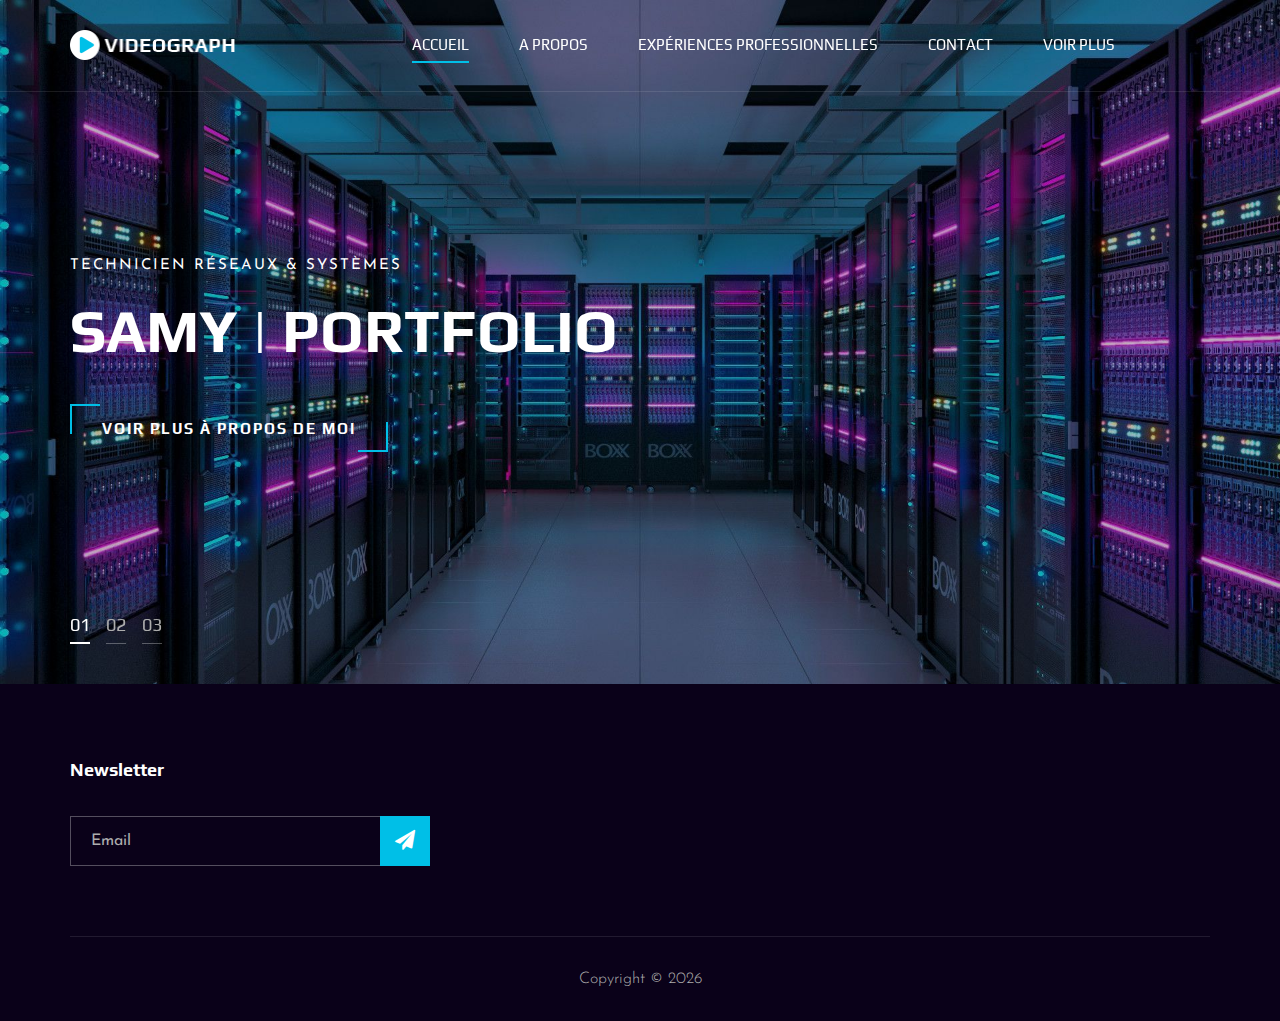
<file: index.html>
<!DOCTYPE html>
<html lang="zxx">

<head>
    <meta charset="UTF-8">
    <meta name="description" content="Videograph Template">
    <meta name="keywords" content="Videograph, unica, creative, html">
    <meta name="viewport" content="width=device-width, initial-scale=1.0">
    <meta http-equiv="X-UA-Compatible" content="ie=edge">
    <title>Samy | Portfolio</title>

    <!-- Google Font -->
    <link href="https://fonts.googleapis.com/css2?family=Play:wght@400;700&display=swap" rel="stylesheet">
    <link href="https://fonts.googleapis.com/css2?family=Josefin+Sans:wght@300;400;500;600;700&display=swap"
        rel="stylesheet">

    <!-- Css Styles -->
    <link rel="stylesheet" href="css/bootstrap.min.css" type="text/css">
    <link rel="stylesheet" href="css/font-awesome.min.css" type="text/css">
    <link rel="stylesheet" href="css/elegant-icons.css" type="text/css">
    <link rel="stylesheet" href="css/owl.carousel.min.css" type="text/css">
    <link rel="stylesheet" href="css/magnific-popup.css" type="text/css">
    <link rel="stylesheet" href="css/slicknav.min.css" type="text/css">
    <link rel="stylesheet" href="css/style.css" type="text/css">
</head>

<body>
    <!-- Page Preloder -->
    <div id="preloder">
        <div class="loader"></div>
    </div>

    <!-- Header Section Begin -->
    <header class="header">
        <div class="container">
            <div class="row">
                <div class="col-lg-2">
                    <div class="header__logo">
                        <a href="./index.html"><img src="img/logo.png" alt=""></a>
                    </div>
                </div>
                <div class="col-lg-10">
                    <div class="header__nav__option">
                        <nav class="header__nav__menu mobile-menu">
                            <ul>
                                <li class="active"><a href="./index.html">Accueil</a></li>
                                <li><a href="./about.html">A propos</a></li>
                                <li><a href="./experiences.html">Expériences professionnelles</a></li>
                                <li><a href="./contact.html">Contact</a></li>
                                <li><a href="#">Voir plus</a>
                                    <ul class="dropdown">
                                        <li><a href="./projets.html">Projets</a></li>
                                        <li><a href="./competences.html">Compétences</a></li>
                                        <li><a href="./veille-technologique.html">Veille Technologique</a></li>
                                        <li><a href="./portfolio.html">Documentations</a></li>
                                    </ul>
                                </li>
                                <li><a href="./contact.html"></a></li>
                            </ul>
                        </nav>

                    </div>
                </div>
            </div>
            <div id="mobile-menu-wrap"></div>
        </div>
    </header>
    <!-- Header End -->

    <!-- Hero Section Begin -->
    <section class="hero">
        <div class="hero__slider owl-carousel">
            <div class="hero__item set-bg" data-setbg="img/imgv2.jpg">
                <div class="container">
                    <div class="row">
                        <div class="col-lg-6">
                            <div class="hero__text">
                                <span>Technicien Réseaux & Systèmes</span>
                                <h2>Samy | Portfolio </h2>
                                <a href="./about.html" class="primary-btn">Voir plus à propos de moi</a>
                            </div>
                        </div>
                    </div>
                </div>
            </div>
            <div class="hero__item set-bg" data-setbg="img/imgv2.jpg">
                <div class="container">
                    <div class="row">
                        <div class="col-lg-6">
                            <div class="hero__text">
                                <span>Samy | Portfolio</span>
                                <h2>Technicien Réseaux & Systèmes</h2>
                                <a href="./about.html" class="primary-btn">Voir plus à propos de moi </a>
                            </div>
                        </div>
                    </div>
                </div>
            </div>
            <div class="hero__item set-bg" data-setbg="img/imgv2.jpg">
                <div class="container">
                    <div class="row">
                        <div class="col-lg-6">
                            <div class="hero__text">
                                <span>Technicien Réseaux & Systèmes</span>
                                <h2>Samy | Portfolio</h2>
                                <a href="./about.html" class="primary-btn">Voir plus à propos de moi</a>
                            </div>
                        </div>
                    </div>
                </div>
            </div>
        </div>
    </section>
    <!-- Hero Section End -->

    <!-- Services Section Begin 
    <section class="services spad">
        <div class="container">
            <div class="row">
                <div class="col-lg-4">
                    <div class="services__title">
                        <div class="section-title">
                            <span>Our services</span>
                            <h2>What We do?</h2>
                        </div>
                        <p>If you hire a videographer of our team you will get a video professional to make a custom
                            video for your business and, once the project is over.</p>
                        <a href="#" class="primary-btn">View all services</a>
                    </div>
                </div>
                <div class="col-lg-8">
                    <div class="row">
                        <div class="col-lg-6 col-md-6 col-sm-6">
                            <div class="services__item">
                                <div class="services__item__icon">
                                    <img src="img/icons/si-1.png" alt="">
                                </div>
                                <h4>Motion graphics</h4>
                                <p>Whether you’re halfway through the editing process, or you haven’t even started, our
                                    post production services can put the finishing touches.</p>
                            </div>
                        </div>
                        <div class="col-lg-6 col-md-6 col-sm-6">
                            <div class="services__item">
                                <div class="services__item__icon">
                                    <img src="img/icons/si-2.png" alt="">
                                </div>
                                <h4>Scriptwriting and editing</h4>
                                <p>Whether you’re halfway through the editing process, or you haven’t even started, our
                                    post production services can put the finishing touches.</p>
                            </div>
                        </div>
                        <div class="col-lg-6 col-md-6 col-sm-6">
                            <div class="services__item">
                                <div class="services__item__icon">
                                    <img src="img/icons/si-3.png" alt="">
                                </div>
                                <h4>Video distribution</h4>
                                <p>Whether you’re halfway through the editing process, or you haven’t even started, our
                                    post production services can put the finishing touches.</p>
                            </div>
                        </div>
                        <div class="col-lg-6 col-md-6 col-sm-6">
                            <div class="services__item">
                                <div class="services__item__icon">
                                    <img src="img/icons/si-4.png" alt="">
                                </div>
                                <h4>Video hosting</h4>
                                <p>Whether you’re halfway through the editing process, or you haven’t even started, our
                                    post production services can put the finishing touches.</p>
                            </div>
                        </div>
                    </div>
                </div>
            </div>
        </div>
    </section> -->
    <!-- Services Section End -->

    <!-- Work Section Begin 
    <section class="work">
        <div class="work__gallery">
            <div class="grid-sizer"></div>
            <div class="work__item wide__item set-bg" data-setbg="img/work/work-1.jpg">
                <a href="https://www.youtube.com/watch?v=LXb3EKWsInQ" class="play-btn video-popup"><i
                        class="fa fa-play"></i></a>
                <div class="work__item__hover">
                    <h4>VIP Auto Tires & Service</h4>
                    <ul>
                        <li>eCommerce</li>
                        <li>Magento</li>
                    </ul>
                </div>
            </div>
            <div class="work__item small__item set-bg" data-setbg="img/work/work-2.jpg">
                <a href="https://www.youtube.com/watch?v=LXb3EKWsInQ" class="play-btn video-popup"><i
                        class="fa fa-play"></i></a>
            </div>
            <div class="work__item small__item set-bg" data-setbg="img/work/work-3.jpg">
                <a href="https://www.youtube.com/watch?v=LXb3EKWsInQ" class="play-btn video-popup"><i
                        class="fa fa-play"></i></a>
            </div>
            <div class="work__item large__item set-bg" data-setbg="img/work/work-4.jpg">
                <a href="https://www.youtube.com/watch?v=LXb3EKWsInQ" class="play-btn video-popup"><i
                        class="fa fa-play"></i></a>
                <div class="work__item__hover">
                    <h4>VIP Auto Tires & Service</h4>
                    <ul>
                        <li>eCommerce</li>
                        <li>Magento</li>
                    </ul>
                </div>
            </div>
            <div class="work__item small__item set-bg" data-setbg="img/work/work-5.jpg">
                <a href="https://www.youtube.com/watch?v=LXb3EKWsInQ" class="play-btn video-popup"><i
                        class="fa fa-play"></i></a>
            </div>
            <div class="work__item small__item set-bg" data-setbg="img/work/work-6.jpg">
                <a href="https://www.youtube.com/watch?v=LXb3EKWsInQ" class="play-btn video-popup"><i
                        class="fa fa-play"></i></a>
            </div>
            <div class="work__item wide__item set-bg" data-setbg="img/work/work-7.jpg">
                <a href="https://www.youtube.com/watch?v=LXb3EKWsInQ" class="play-btn video-popup"><i
                        class="fa fa-play"></i></a>
                <div class="work__item__hover">
                    <h4>VIP Auto Tires & Service</h4>
                    <ul>
                        <li>eCommerce</li>
                        <li>Magento</li>
                    </ul>
                </div>
            </div>
        </div>
    </section> -->
    <!-- Work Section End -->

    <!-- Counter Section Begin 
    <section class="counter">
        <div class="container">
            <div class="counter__content">
                <div class="row">
                    <div class="col-lg-3 col-md-6 col-sm-6">
                        <div class="counter__item">
                            <div class="counter__item__text">
                                <img src="img/icons/ci-1.png" alt="">
                                <h2 class="counter_num">230</h2>
                                <p>Compled Projects</p>
                            </div>
                        </div>
                    </div>
                    <div class="col-lg-3 col-md-6 col-sm-6">
                        <div class="counter__item second__item">
                            <div class="counter__item__text">
                                <img src="img/icons/ci-2.png" alt="">
                                <h2 class="counter_num">1068</h2>
                                <p>Happy clients</p>
                            </div>
                        </div>
                    </div>
                    <div class="col-lg-3 col-md-6 col-sm-6">
                        <div class="counter__item third__item">
                            <div class="counter__item__text">
                                <img src="img/icons/ci-3.png" alt="">
                                <h2 class="counter_num">230</h2>
                                <p>Perspective clients</p>
                            </div>
                        </div>
                    </div>
                    <div class="col-lg-3 col-md-6 col-sm-6">
                        <div class="counter__item four__item">
                            <div class="counter__item__text">
                                <img src="img/icons/ci-4.png" alt="">
                                <h2 class="counter_num">230</h2>
                                <p>Compled Projects</p>
                            </div>
                        </div>
                    </div>
                </div>
            </div>
        </div>
    </section> -->
    <!-- Counter Section End -->

    <!-- Team Section Begin 
    <section class="team spad set-bg" data-setbg="img/team-bg.jpg">
        <div class="container">
            <div class="row">
                <div class="col-lg-12">
                    <div class="section-title team__title">
                        <span>Nice to meet</span>
                        <h2>OUR Team</h2>
                    </div>
                </div>
            </div>
            <div class="row">
                <div class="col-lg-3 col-md-6 col-sm-6 p-0">
                    <div class="team__item set-bg" data-setbg="img/team/team-1.jpg">
                        <div class="team__item__text">
                            <h4>AMANDA STONE</h4>
                            <p>Videographer</p>
                            <div class="team__item__social">
                                <a href="#"><i class="fa fa-facebook"></i></a>
                                <a href="#"><i class="fa fa-twitter"></i></a>
                                <a href="#"><i class="fa fa-dribbble"></i></a>
                                <a href="#"><i class="fa fa-instagram"></i></a>
                            </div>
                        </div>
                    </div>
                </div>
                <div class="col-lg-3 col-md-6 col-sm-6 p-0">
                    <div class="team__item team__item--second set-bg" data-setbg="img/team/team-2.jpg">
                        <div class="team__item__text">
                            <h4>AMANDA STONE</h4>
                            <p>Videographer</p>
                            <div class="team__item__social">
                                <a href="#"><i class="fa fa-facebook"></i></a>
                                <a href="#"><i class="fa fa-twitter"></i></a>
                                <a href="#"><i class="fa fa-dribbble"></i></a>
                                <a href="#"><i class="fa fa-instagram"></i></a>
                            </div>
                        </div>
                    </div>
                </div>
                <div class="col-lg-3 col-md-6 col-sm-6 p-0">
                    <div class="team__item team__item--third set-bg" data-setbg="img/team/team-3.jpg">
                        <div class="team__item__text">
                            <h4>AMANDA STONE</h4>
                            <p>Videographer</p>
                            <div class="team__item__social">
                                <a href="#"><i class="fa fa-facebook"></i></a>
                                <a href="#"><i class="fa fa-twitter"></i></a>
                                <a href="#"><i class="fa fa-dribbble"></i></a>
                                <a href="#"><i class="fa fa-instagram"></i></a>
                            </div>
                        </div>
                    </div>
                </div>
                <div class="col-lg-3 col-md-6 col-sm-6 p-0">
                    <div class="team__item team__item--four set-bg" data-setbg="img/team/team-4.jpg">
                        <div class="team__item__text">
                            <h4>AMANDA STONE</h4>
                            <p>Videographer</p>
                            <div class="team__item__social">
                                <a href="#"><i class="fa fa-facebook"></i></a>
                                <a href="#"><i class="fa fa-twitter"></i></a>
                                <a href="#"><i class="fa fa-dribbble"></i></a>
                                <a href="#"><i class="fa fa-instagram"></i></a>
                            </div>
                        </div>
                    </div>
                </div>
                <div class="col-lg-12 p-0">
                    <div class="team__btn">
                        <a href="#" class="primary-btn">Meet Our Team</a>
                    </div>
                </div>
            </div>
        </div>
    </section> -->
    <!-- Team Section End -->

    <!-- Latest Blog Section Begin 
    <section class="latest spad">
        <div class="container">
            <div class="row">
                <div class="col-lg-12">
                    <div class="section-title center-title">
                        <span>Our Blog</span>
                        <h2>Blog Update</h2>
                    </div>
                </div>
            </div>
            <div class="row">
                <div class="latest__slider owl-carousel">
                    <div class="col-lg-4">
                        <div class="blog__item latest__item">
                            <h4>What Makes Users Want to Share a Video on Social Media?</h4>
                            <ul>
                                <li>Jan 03, 2020</li>
                                <li>05 Comment</li>
                            </ul>
                            <p>We recently launched a new website for a Vital client and wanted to share some of the
                                cool features we were able...</p>
                            <a href="#">Read more <span class="arrow_right"></span></a>
                        </div>
                    </div>
                    <div class="col-lg-4">
                        <div class="blog__item latest__item">
                            <h4>Bumper Ads: How to Tell a Story in 6 Seconds</h4>
                            <ul>
                                <li>Jan 03, 2020</li>
                                <li>05 Comment</li>
                            </ul>
                            <p>We recently launched a new website for a Vital client and wanted to share some of the
                                cool features we were able...</p>
                            <a href="#">Read more <span class="arrow_right"></span></a>
                        </div>
                    </div>
                    <div class="col-lg-4">
                        <div class="blog__item latest__item">
                            <h4>What Makes Users Want to Share a Video on Social Media?</h4>
                            <ul>
                                <li>Jan 03, 2020</li>
                                <li>05 Comment</li>
                            </ul>
                            <p>We recently launched a new website for a Vital client and wanted to share some of the
                                cool features we were able...</p>
                            <a href="#">Read more <span class="arrow_right"></span></a>
                        </div>
                    </div>
                    <div class="col-lg-4">
                        <div class="blog__item latest__item">
                            <h4>Bumper Ads: How to Tell a Story in 6 Seconds</h4>
                            <ul>
                                <li>Jan 03, 2020</li>
                                <li>05 Comment</li>
                            </ul>
                            <p>We recently launched a new website for a Vital client and wanted to share some of the
                                cool features we were able...</p>
                            <a href="#">Read more <span class="arrow_right"></span></a>
                        </div>
                    </div>
                    <div class="col-lg-4">
                        <div class="blog__item latest__item">
                            <h4>What Makes Users Want to Share a Video on Social Media?</h4>
                            <ul>
                                <li>Jan 03, 2020</li>
                                <li>05 Comment</li>
                            </ul>
                            <p>We recently launched a new website for a Vital client and wanted to share some of the
                                cool features we were able...</p>
                            <a href="#">Read more <span class="arrow_right"></span></a>
                        </div>
                    </div>
                    <div class="col-lg-4">
                        <div class="blog__item latest__item">
                            <h4>What Makes Users Want to Share a Video on Social Media?</h4>
                            <ul>
                                <li>Jan 03, 2020</li>
                                <li>05 Comment</li>
                            </ul>
                            <p>We recently launched a new website for a Vital client and wanted to share some of the
                                cool features we were able...</p>
                            <a href="#">Read more <span class="arrow_right"></span></a>
                        </div>
                    </div>
                    <div class="col-lg-4">
                        <div class="blog__item latest__item">
                            <h4>What Makes Users Want to Share a Video on Social Media?</h4>
                            <ul>
                                <li>Jan 03, 2020</li>
                                <li>05 Comment</li>
                            </ul>
                            <p>We recently launched a new website for a Vital client and wanted to share some of the
                                cool features we were able...</p>
                            <a href="#">Read more <span class="arrow_right"></span></a>
                        </div>
                    </div>
                </div>
            </div>
        </div>
    </section> -->
    <!-- Latest Blog Section End -->

    <!-- Call To Action Section Begin 
    <section class="callto spad set-bg" data-setbg="img/callto-bg.jpg">
        <div class="container">
            <div class="row">
                <div class="col-lg-8">
                    <div class="callto__text">
                        <h2>Fresh Ideas, Fresh Moments Giving Wings to your Stories.</h2>
                        <p>INC5000, Best places to work 2019</p>
                        <a href="#">Start your stories</a>
                    </div>
                </div>
            </div>
        </div>
    </section> -->
    <!-- Call To Action Section End -->

    <!-- Footer Section Begin -->
    <footer class="footer">
        <div class="container">

            <div class="footer__option">
                <div class="row">

                    <div class="col-lg-4 col-md-12">
                        <div class="footer__option__item">
                            <h5>Newsletter</h5>

                            <form action="#">
                                <input type="text" placeholder="Email">
                                <button type="submit"><i class="fa fa-send"></i></button>
                            </form>
                        </div>
                    </div>
                </div>
            </div>
            <div class="footer__copyright">
                <div class="row">
                    <div class="col-lg-12 text-center">
                        <!-- Link back to Colorlib can't be removed. Template is licensed under CC BY 3.0. -->
                        <p class="footer__copyright__text">Copyright &copy;
                            <script>
                                document.write(new Date().getFullYear());
                            </script>
                            <a href="https://colorlib.com" target="_blank"></a>
                        </p>
                        <!-- Link back to Colorlib can't be removed. Template is licensed under CC BY 3.0. -->
                    </div>
                </div>
            </div>
        </div>
    </footer>
    <!-- Footer Section End -->

    <!-- Js Plugins -->
    <script src="js/jquery-3.3.1.min.js"></script>
    <script src="js/bootstrap.min.js"></script>
    <script src="js/jquery.magnific-popup.min.js"></script>
    <script src="js/mixitup.min.js"></script>
    <script src="js/masonry.pkgd.min.js"></script>
    <script src="js/jquery.slicknav.js"></script>
    <script src="js/owl.carousel.min.js"></script>
    <script src="js/main.js"></script>
</body>

</html>
</file>
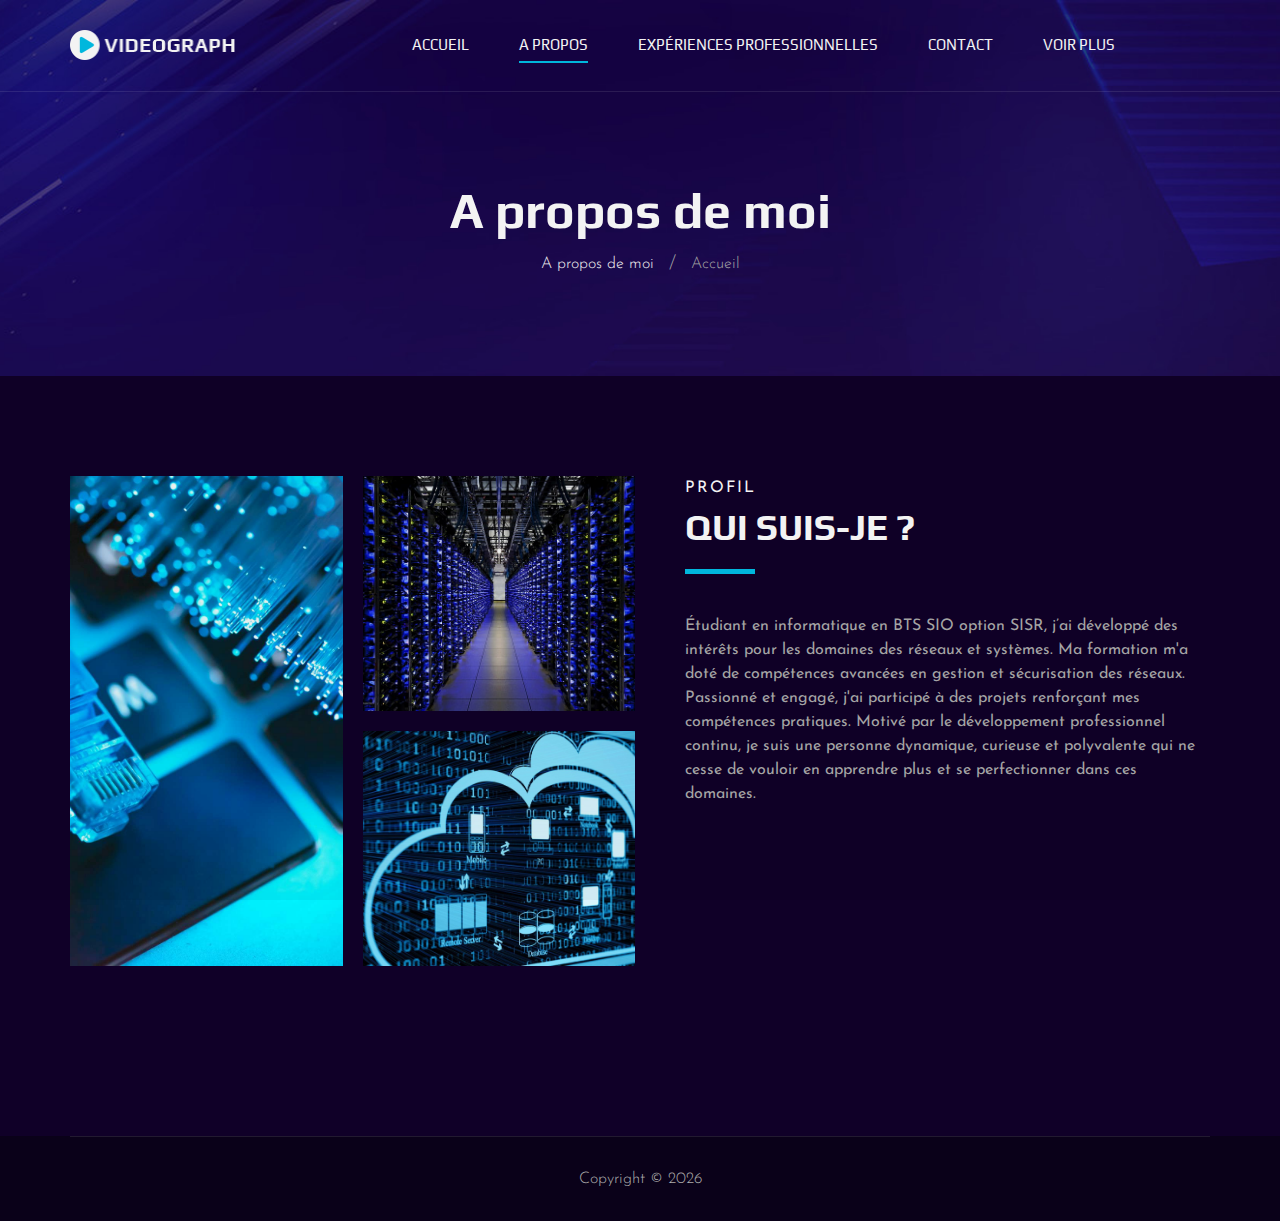
<file: about.html>
<!DOCTYPE html>
<html lang="zxx">

<head>
    <meta charset="UTF-8">
    <meta name="description" content="Videograph Template">
    <meta name="keywords" content="Videograph, unica, creative, html">
    <meta name="viewport" content="width=device-width, initial-scale=1.0">
    <meta http-equiv="X-UA-Compatible" content="ie=edge">
    <title>Samy | Portfolio</title>

    <!-- Google Font -->
    <link href="https://fonts.googleapis.com/css2?family=Play:wght@400;700&display=swap" rel="stylesheet">
    <link href="https://fonts.googleapis.com/css2?family=Josefin+Sans:wght@300;400;500;600;700&display=swap"
        rel="stylesheet">

    <!-- Css Styles -->
    <link rel="stylesheet" href="css/bootstrap.min.css" type="text/css">
    <link rel="stylesheet" href="css/font-awesome.min.css" type="text/css">
    <link rel="stylesheet" href="css/elegant-icons.css" type="text/css">
    <link rel="stylesheet" href="css/owl.carousel.min.css" type="text/css">
    <link rel="stylesheet" href="css/magnific-popup.css" type="text/css">
    <link rel="stylesheet" href="css/slicknav.min.css" type="text/css">
    <link rel="stylesheet" href="css/style.css" type="text/css">
</head>

<body>
    <!-- Page Preloder -->
    <div id="preloder">
        <div class="loader"></div>
    </div>

    <!-- Header Section Begin -->
    <header class="header">
        <div class="container">
            <div class="row">
                <div class="col-lg-2">
                    <div class="header__logo">
                        <a href="./index.html"><img src="img/logo.png" alt=""></a>
                    </div>
                </div>
                <div class="col-lg-10">
                    <div class="header__nav__option">
                        <nav class="header__nav__menu mobile-menu">
                            <ul>
                                <li><a href="./index.html">Accueil</a></li>
                                <li class="active"><a href="./about.html">A propos</a></li>
                                <li><a href="./experiences.html">Expériences professionnelles</a></li>
                                <li><a href="./contact.html">Contact</a></li>
                                <li><a href="#">Voir Plus</a>
                                    <ul class="dropdown">
                                        <li><a href="./projets.html">Projets</a></li>
                                        <li><a href="./competences.html">Compétences</a></li>
                                        <li><a href="./veille-technologique.html">Veille technologique</a></li>
                                        <li><a href="./portfolio.html">Documentations</a></li>
                                    </ul>
                                </li>
                                <li><a href="./contact.html"></a></li>
                            </ul>
                        </nav>

                    </div>
                </div>
            </div>
            <div id="mobile-menu-wrap"></div>
        </div>
    </header>
    <!-- Header End -->

    <!-- Breadcrumb Begin -->
    <div class="breadcrumb-option spad set-bg" data-setbg="img/breadcrumb-bg.jpg">
        <div class="container">
            <div class="row">
                <div class="col-lg-12 text-center">
                    <div class="breadcrumb__text">
                        <h2>A propos de moi</h2>
                        <div class="breadcrumb__links">
                            <a href="#">A propos de moi</a>
                            <span>Accueil</span>
                        </div>
                    </div>
                </div>
            </div>
        </div>
    </div>
    <!-- Breadcrumb End -->

    <!-- About Section Begin -->
    <section class="about spad">
        <div class="container">
            <div class="row">
                <div class="col-lg-6">
                    <div class="about__pic">
                        <div class="row">
                            <div class="col-lg-6 col-md-6 col-sm-6">
                                <div class="about__pic__item about__pic__item--large set-bg"
                                    data-setbg="img/about/network1.jpg"></div>
                            </div>
                            <div class="col-lg-6 col-md-6 col-sm-6">
                                <div class="row">
                                    <div class="col-lg-12">
                                        <div class="about__pic__item set-bg" data-setbg="img/about/network2.jpg"></div>
                                    </div>
                                    <div class="col-lg-12">
                                        <div class="about__pic__item set-bg" data-setbg="img/about/network3.jpg"></div>
                                    </div>
                                </div>
                            </div>
                        </div>
                    </div>
                </div>
                <div class="col-lg-6">
                    <div class="about__text">
                        <div class="section-title">
                            <span>Profil</span>
                            <h2>Qui suis-je ?</h2>
                        </div>

                        <div class="about__text__desc">
                            <p>Étudiant en informatique en BTS SIO option SISR, j’ai développé des
                                intérêts pour les domaines des réseaux et systèmes. Ma formation m'a
                                doté de compétences avancées en gestion et sécurisation des réseaux.
                                Passionné et engagé, j'ai participé à des projets renforçant mes
                                compétences pratiques. Motivé par le développement professionnel
                                continu, je suis une personne dynamique, curieuse et polyvalente qui ne
                                cesse de vouloir en apprendre plus et se perfectionner dans ces domaines.</p>
                        </div>
                    </div>
                </div>
            </div>
        </div>
    </section>
    <!-- About Section End -->

    <!-- Testimonial Section Begin 
    <section class="testimonial spad set-bg" data-setbg="img/testimonial-bg.jpg">
        <div class="container">
            <div class="row">
                <div class="col-lg-12">
                    <div class="section-title center-title">
                        <span>Loved By Clients</span>
                        <h2>What clients say?</h2>
                    </div>
                </div>
            </div>
            <div class="row">
                <div class="testimonial__slider owl-carousel">
                    <div class="col-lg-4">
                        <div class="testimonial__item">
                            <div class="testimonial__text">
                                <p>Delivers such a great service that it can benefit all kinds of people from any number
                                    of industries.</p>
                            </div>
                            <div class="testimonial__author">
                                <div class="testimonial__author__pic">
                                    <img src="img/testimonial/ta-1.jpg" alt="">
                                </div>
                                <div class="testimonial__author__text">
                                    <h5>Krista Attorn</h5>
                                    <span>Web Designer</span>
                                </div>
                            </div>
                        </div>
                    </div>
                    <div class="col-lg-4">
                        <div class="testimonial__item">
                            <div class="testimonial__text">
                                <p>Videographer delivers such a great service that it can benefit all kinds of people
                                    from any number.</p>
                            </div>
                            <div class="testimonial__author">
                                <div class="testimonial__author__pic">
                                    <img src="img/testimonial/ta-2.jpg" alt="">
                                </div>
                                <div class="testimonial__author__text">
                                    <h5>Krista Attorn</h5>
                                    <span>Web Designer</span>
                                </div>
                            </div>
                        </div>
                    </div>
                    <div class="col-lg-4">
                        <div class="testimonial__item">
                            <div class="testimonial__text">
                                <p>Videographer delivers such a great service that it can benefit all kinds of people
                                    from any number.</p>
                            </div>
                            <div class="testimonial__author">
                                <div class="testimonial__author__pic">
                                    <img src="img/testimonial/ta-3.jpg" alt="">
                                </div>
                                <div class="testimonial__author__text">
                                    <h5>Krista Attorn</h5>
                                    <span>Web Designer</span>
                                </div>
                            </div>
                        </div>
                    </div>
                    <div class="col-lg-4">
                        <div class="testimonial__item">
                            <div class="testimonial__text">
                                <p>Delivers such a great service that it can benefit all kinds of people from any number
                                    of industries.</p>
                            </div>
                            <div class="testimonial__author">
                                <div class="testimonial__author__pic">
                                    <img src="img/testimonial/ta-1.jpg" alt="">
                                </div>
                                <div class="testimonial__author__text">
                                    <h5>Krista Attorn</h5>
                                    <span>Web Designer</span>
                                </div>
                            </div>
                        </div>
                    </div>
                    <div class="col-lg-4">
                        <div class="testimonial__item">
                            <div class="testimonial__text">
                                <p>Videographer delivers such a great service that it can benefit all kinds of people
                                    from any number.</p>
                            </div>
                            <div class="testimonial__author">
                                <div class="testimonial__author__pic">
                                    <img src="img/testimonial/ta-2.jpg" alt="">
                                </div>
                                <div class="testimonial__author__text">
                                    <h5>Krista Attorn</h5>
                                    <span>Web Designer</span>
                                </div>
                            </div>
                        </div>
                    </div>
                </div>
            </div>
        </div>
    </section> -->
    <!-- Testimonial Section End -->

    <!-- Counter Section Begin 
    <section class="counter">
        <div class="container">
            <div class="counter__content">
                <div class="row">
                    <div class="col-lg-3 col-md-6 col-sm-6">
                        <div class="counter__item">
                            <div class="counter__item__text">
                                <img src="img/icons/ci-1.png" alt="">
                                <h2 class="counter_num">230</h2>
                                <p>Compled Projects</p>
                            </div>
                        </div>
                    </div>
                    <div class="col-lg-3 col-md-6 col-sm-6">
                        <div class="counter__item second__item">
                            <div class="counter__item__text">
                                <img src="img/icons/ci-2.png" alt="">
                                <h2 class="counter_num">1068</h2>
                                <p>Happy clients</p>
                            </div>
                        </div>
                    </div>
                    <div class="col-lg-3 col-md-6 col-sm-6">
                        <div class="counter__item third__item">
                            <div class="counter__item__text">
                                <img src="img/icons/ci-3.png" alt="">
                                <h2 class="counter_num">230</h2>
                                <p>Perspective clients</p>
                            </div>
                        </div>
                    </div>
                    <div class="col-lg-3 col-md-6 col-sm-6">
                        <div class="counter__item four__item">
                            <div class="counter__item__text">
                                <img src="img/icons/ci-4.png" alt="">
                                <h2 class="counter_num">230</h2>
                                <p>Compled Projects</p>
                            </div>
                        </div>
                    </div>
                </div>
            </div>
        </div>
    </section> -->
    <!-- Counter Section End -->

    <!-- Team Section Begin 
    <section class="team spad set-bg" data-setbg="img/team-bg.jpg">
        <div class="container">
            <div class="row">
                <div class="col-lg-12">
                    <div class="section-title team__title">
                        <span>Nice to meet</span>
                        <h2>OUR Team</h2>
                    </div>
                </div>
            </div>
            <div class="row">
                <div class="col-lg-3 col-md-6 col-sm-6 p-0">
                    <div class="team__item set-bg" data-setbg="img/team/team-1.jpg">
                        <div class="team__item__text">
                            <h4>AMANDA STONE</h4>
                            <p>Videographer</p>
                            <div class="team__item__social">
                                <a href="#"><i class="fa fa-facebook"></i></a>
                                <a href="#"><i class="fa fa-twitter"></i></a>
                                <a href="#"><i class="fa fa-dribbble"></i></a>
                                <a href="#"><i class="fa fa-instagram"></i></a>
                            </div>
                        </div>
                    </div>
                </div>
                <div class="col-lg-3 col-md-6 col-sm-6 p-0">
                    <div class="team__item team__item--second set-bg" data-setbg="img/team/team-2.jpg">
                        <div class="team__item__text">
                            <h4>AMANDA STONE</h4>
                            <p>Videographer</p>
                            <div class="team__item__social">
                                <a href="#"><i class="fa fa-facebook"></i></a>
                                <a href="#"><i class="fa fa-twitter"></i></a>
                                <a href="#"><i class="fa fa-dribbble"></i></a>
                                <a href="#"><i class="fa fa-instagram"></i></a>
                            </div>
                        </div>
                    </div>
                </div>
                <div class="col-lg-3 col-md-6 col-sm-6 p-0">
                    <div class="team__item team__item--third set-bg" data-setbg="img/team/team-3.jpg">
                        <div class="team__item__text">
                            <h4>AMANDA STONE</h4>
                            <p>Videographer</p>
                            <div class="team__item__social">
                                <a href="#"><i class="fa fa-facebook"></i></a>
                                <a href="#"><i class="fa fa-twitter"></i></a>
                                <a href="#"><i class="fa fa-dribbble"></i></a>
                                <a href="#"><i class="fa fa-instagram"></i></a>
                            </div>
                        </div>
                    </div>
                </div>
                <div class="col-lg-3 col-md-6 col-sm-6 p-0">
                    <div class="team__item team__item--four set-bg" data-setbg="img/team/team-4.jpg">
                        <div class="team__item__text">
                            <h4>AMANDA STONE</h4>
                            <p>Videographer</p>
                            <div class="team__item__social">
                                <a href="#"><i class="fa fa-facebook"></i></a>
                                <a href="#"><i class="fa fa-twitter"></i></a>
                                <a href="#"><i class="fa fa-dribbble"></i></a>
                                <a href="#"><i class="fa fa-instagram"></i></a>
                            </div>
                        </div>
                    </div>
                </div>
                <div class="col-lg-12 p-0">
                    <div class="team__btn">
                        <a href="#" class="primary-btn">Meet Our Team</a>
                    </div>
                </div>
            </div>
        </div>
    </section> -->
    <!-- Team Section End -->

    <!-- Footer Section Begin -->
    <footer class="footer">
        <div class="container">
            <div class="footer__copyright">
                <div class="row">
                    <div class="col-lg-12 text-center">
                        <!-- Link back to Colorlib can't be removed. Template is licensed under CC BY 3.0. -->
                        <p class="footer__copyright__text">Copyright &copy;
                            <script>
                                document.write(new Date().getFullYear());
                            </script>
                            <a href="https://colorlib.com" target="_blank"></a>
                        </p>
                        <!-- Link back to Colorlib can't be removed. Template is licensed under CC BY 3.0. -->
                    </div>
                </div>
            </div>
        </div>
    </footer>
    <!-- Footer Section End -->

    <!-- Js Plugins -->
    <script src="js/jquery-3.3.1.min.js"></script>
    <script src="js/bootstrap.min.js"></script>
    <script src="js/jquery.magnific-popup.min.js"></script>
    <script src="js/mixitup.min.js"></script>
    <script src="js/masonry.pkgd.min.js"></script>
    <script src="js/jquery.slicknav.js"></script>
    <script src="js/owl.carousel.min.js"></script>
    <script src="js/main.js"></script>
</body>

</html>
</file>
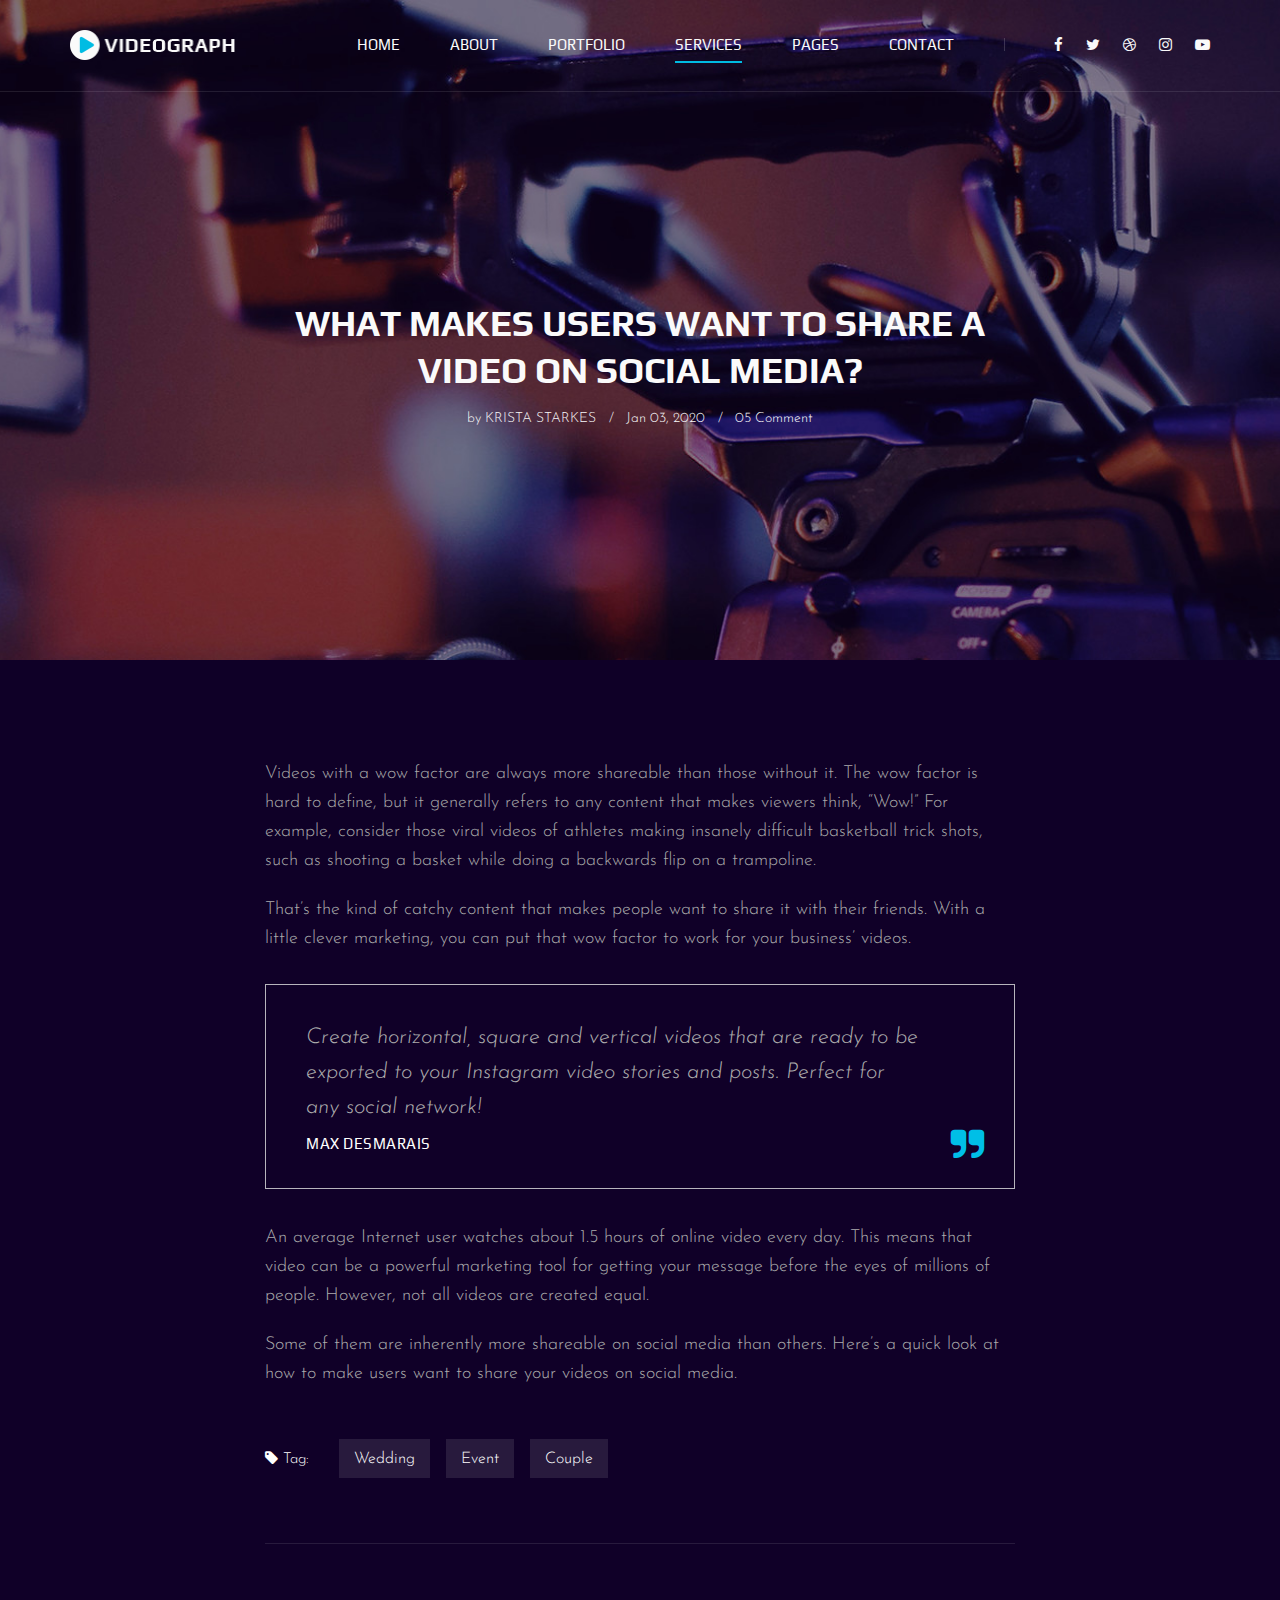
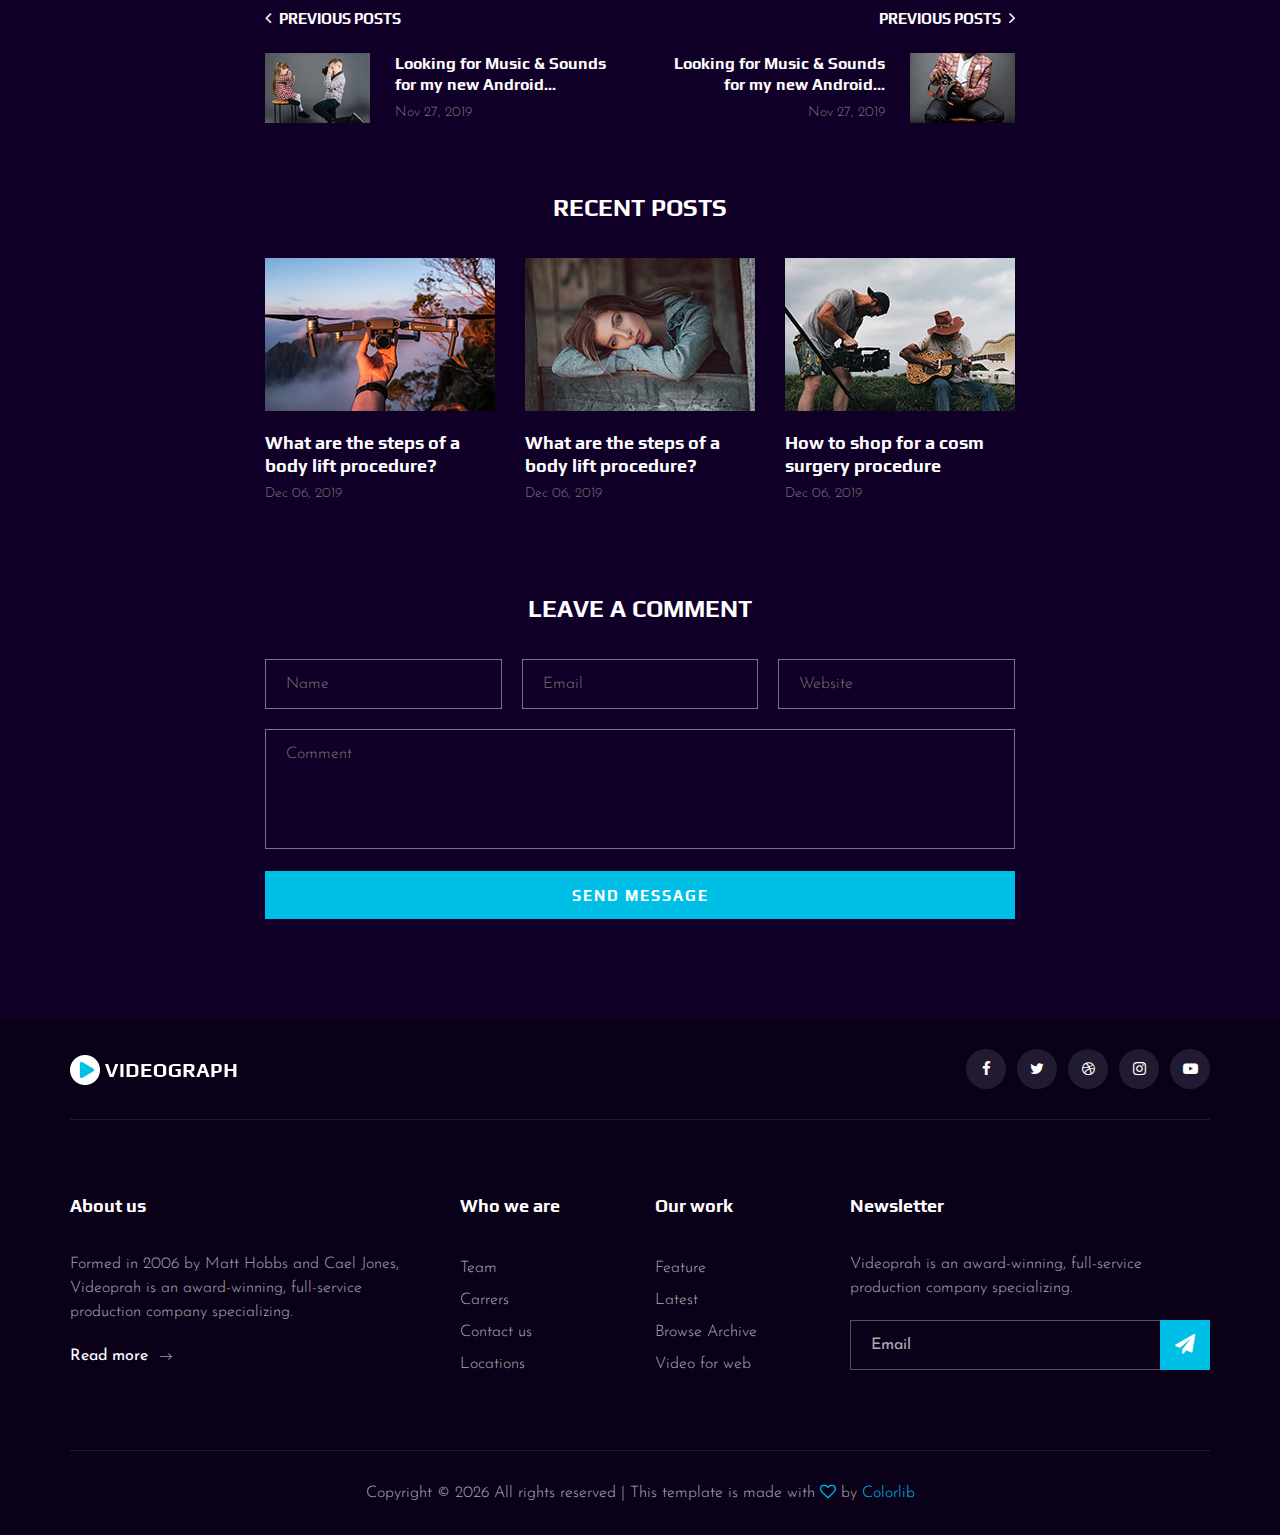
<file: blog-details.html>
<!DOCTYPE html>
<html lang="zxx">

<head>
    <meta charset="UTF-8">
    <meta name="description" content="Videograph Template">
    <meta name="keywords" content="Videograph, unica, creative, html">
    <meta name="viewport" content="width=device-width, initial-scale=1.0">
    <meta http-equiv="X-UA-Compatible" content="ie=edge">
    <title>Videograph | Template</title>

    <!-- Google Font -->
    <link href="https://fonts.googleapis.com/css2?family=Play:wght@400;700&display=swap" rel="stylesheet">
    <link href="https://fonts.googleapis.com/css2?family=Josefin+Sans:wght@300;400;500;600;700&display=swap"
        rel="stylesheet">

    <!-- Css Styles -->
    <link rel="stylesheet" href="css/bootstrap.min.css" type="text/css">
    <link rel="stylesheet" href="css/font-awesome.min.css" type="text/css">
    <link rel="stylesheet" href="css/elegant-icons.css" type="text/css">
    <link rel="stylesheet" href="css/owl.carousel.min.css" type="text/css">
    <link rel="stylesheet" href="css/magnific-popup.css" type="text/css">
    <link rel="stylesheet" href="css/slicknav.min.css" type="text/css">
    <link rel="stylesheet" href="css/style.css" type="text/css">
</head>

<body>
    <!-- Page Preloder -->
    <div id="preloder">
        <div class="loader"></div>
    </div>

    <!-- Header Section Begin -->
    <header class="header">
        <div class="container">
            <div class="row">
                <div class="col-lg-2">
                    <div class="header__logo">
                        <a href="./index.html"><img src="img/logo.png" alt=""></a>
                    </div>
                </div>
                <div class="col-lg-10">
                    <div class="header__nav__option">
                        <nav class="header__nav__menu mobile-menu">
                            <ul>
                                <li><a href="./index.html">Home</a></li>
                                <li><a href="./about.html">About</a></li>
                                <li><a href="./portfolio.html">Portfolio</a></li>
                                <li class="active"><a href="./services.html">Services</a></li>
                                <li><a href="#">Pages</a>
                                    <ul class="dropdown">
                                        <li><a href="./about.html">About</a></li>
                                        <li><a href="./portfolio.html">Portfolio</a></li>
                                        <li><a href="./blog.html">Blog</a></li>
                                        <li><a href="./blog-details.html">Blog Details</a></li>
                                    </ul>
                                </li>
                                <li><a href="./contact.html">Contact</a></li>
                            </ul>
                        </nav>
                        <div class="header__nav__social">
                            <a href="#"><i class="fa fa-facebook"></i></a>
                            <a href="#"><i class="fa fa-twitter"></i></a>
                            <a href="#"><i class="fa fa-dribbble"></i></a>
                            <a href="#"><i class="fa fa-instagram"></i></a>
                            <a href="#"><i class="fa fa-youtube-play"></i></a>
                        </div>
                    </div>
                </div>
            </div>
            <div id="mobile-menu-wrap"></div>
        </div>
    </header>
    <!-- Header End -->

    <!-- Blog Details Hero Begin -->
    <section class="blog-hero spad set-bg" data-setbg="img/blog/blog-hero.jpg">
        <div class="container">
            <div class="row d-flex justify-content-center">
                <div class="col-lg-8">
                    <div class="blog__hero__text">
                        <h2>WHAT MAKES USERS WANT TO SHARE A VIDEO ON SOCIAL MEDIA?</h2>
                        <ul>
                            <li>by <span>Krista Starkes</span></li>
                            <li>Jan 03, 2020</li>
                            <li>05 Comment</li>
                        </ul>
                    </div>
                </div>
            </div>
        </div>
    </section>
    <!-- Blog Details Hero End -->

    <!-- Blog Details Section Begin -->
    <div class="blog-details spad">
        <div class="container">
            <div class="row d-flex justify-content-center">
                <div class="col-lg-8">
                    <div class="blog__details__content">
                        <div class="blog__details__text">
                            <p>Videos with a wow factor are always more shareable than those without it. The wow factor
                                is hard to define, but it generally refers to any content that makes viewers think,
                                “Wow!” For example, consider those viral videos of athletes making insanely difficult
                                basketball trick shots, such as shooting a basket while doing a backwards flip on a
                                trampoline.</p>
                            <p>That’s the kind of catchy content that makes people want to share it with their friends.
                                With a little clever marketing, you can put that wow factor to work for your business’
                                videos.</p>
                        </div>
                        <div class="blog__details__quote">
                            <p>Create horizontal, square and vertical videos that are ready to be exported to your
                                Instagram video stories and posts. Perfect for any social network!</p>
                            <h6>Max Desmarais</h6>
                            <i class="fa fa-quote-right"></i>
                        </div>
                        <div class="blog__details__desc">
                            <p>An average Internet user watches about 1.5 hours of online video every day. This means
                                that video can be a powerful marketing tool for getting your message before the eyes of
                                millions of people. However, not all videos are created equal.</p>
                            <p>Some of them are inherently more shareable on social media than others. Here’s a quick
                                look at how to make users want to share your videos on social media.</p>
                        </div>
                        <div class="blog__details__tags">
                            <span><i class="fa fa-tag"></i> Tag:</span>
                            <a href="#">Wedding</a>
                            <a href="#">Event</a>
                            <a href="#">Couple</a>
                        </div>
                        <div class="blog__details__option">
                            <div class="row">
                                <div class="col-lg-6 col-md-6 col-sm-6">
                                    <a href="#" class="blog__details__option__item">
                                        <h5><i class="fa fa-angle-left"></i> Previous posts</h5>
                                        <div class="blog__details__option__item__img">
                                            <img src="img/blog/prev.jpg" alt="">
                                        </div>
                                        <div class="blog__details__option__item__text">
                                            <h6>Looking for Music & Sounds for my new Android...</h6>
                                            <span>Nov 27, 2019</span>
                                        </div>
                                    </a>
                                </div>
                                <div class="col-lg-6 col-md-6 col-sm-6">
                                    <a href="#" class="blog__details__option__item blog__details__option__item--right">
                                        <h5>Previous posts <i class="fa fa-angle-right"></i></h5>
                                        <div class="blog__details__option__item__img">
                                            <img src="img/blog/next.jpg" alt="">
                                        </div>
                                        <div class="blog__details__option__item__text">
                                            <h6>Looking for Music & Sounds for my new Android...</h6>
                                            <span>Nov 27, 2019</span>
                                        </div>
                                    </a>
                                </div>
                            </div>
                        </div>
                        <div class="blog__details__recent">
                            <h4>Recent Posts</h4>
                            <div class="row">
                                <div class="col-lg-4 col-md-6 col-sm-6">
                                    <div class="blog__details__recent__item">
                                        <img src="img/blog/ri-1.jpg" alt="">
                                        <h5>What are the steps of a body lift procedure?</h5>
                                        <span>Dec 06, 2019</span>
                                    </div>
                                </div>
                                <div class="col-lg-4 col-md-6 col-sm-6">
                                    <div class="blog__details__recent__item">
                                        <img src="img/blog/ri-2.jpg" alt="">
                                        <h5>What are the steps of a body lift procedure?</h5>
                                        <span>Dec 06, 2019</span>
                                    </div>
                                </div>
                                <div class="col-lg-4 col-md-6 col-sm-6">
                                    <div class="blog__details__recent__item">
                                        <img src="img/blog/ri-3.jpg" alt="">
                                        <h5>How to shop for a cosm surgery procedure</h5>
                                        <span>Dec 06, 2019</span>
                                    </div>
                                </div>
                            </div>
                        </div>
                        <div class="blog__details__comment">
                            <h4>Leave a comment</h4>
                            <form action="#">
                                <div class="input__list">
                                    <input type="text" placeholder="Name">
                                    <input type="text" placeholder="Email">
                                    <input type="text" placeholder="Website">
                                </div>
                                <textarea placeholder="Comment"></textarea>
                                <button type="submit" class="site-btn">Send Message</button>
                            </form>
                        </div>
                    </div>
                </div>
            </div>
        </div>
    </div>
    <!-- Blog Details Section End -->

    <!-- Footer Section Begin -->
    <footer class="footer">
        <div class="container">
            <div class="footer__top">
                <div class="row">
                    <div class="col-lg-6 col-md-6">
                        <div class="footer__top__logo">
                            <a href="#"><img src="img/logo.png" alt=""></a>
                        </div>
                    </div>
                    <div class="col-lg-6 col-md-6">
                        <div class="footer__top__social">
                            <a href="#"><i class="fa fa-facebook"></i></a>
                            <a href="#"><i class="fa fa-twitter"></i></a>
                            <a href="#"><i class="fa fa-dribbble"></i></a>
                            <a href="#"><i class="fa fa-instagram"></i></a>
                            <a href="#"><i class="fa fa-youtube-play"></i></a>
                        </div>
                    </div>
                </div>
            </div>
            <div class="footer__option">
                <div class="row">
                    <div class="col-lg-4 col-md-6 col-sm-6">
                        <div class="footer__option__item">
                            <h5>About us</h5>
                            <p>Formed in 2006 by Matt Hobbs and Cael Jones, Videoprah is an award-winning, full-service
                                production company specializing.</p>
                            <a href="#" class="read__more">Read more <span class="arrow_right"></span></a>
                        </div>
                    </div>
                    <div class="col-lg-2 col-md-3 col-sm-3">
                        <div class="footer__option__item">
                            <h5>Who we are</h5>
                            <ul>
                                <li><a href="#">Team</a></li>
                                <li><a href="#">Carrers</a></li>
                                <li><a href="#">Contact us</a></li>
                                <li><a href="#">Locations</a></li>
                            </ul>
                        </div>
                    </div>
                    <div class="col-lg-2 col-md-3 col-sm-3">
                        <div class="footer__option__item">
                            <h5>Our work</h5>
                            <ul>
                                <li><a href="#">Feature</a></li>
                                <li><a href="#">Latest</a></li>
                                <li><a href="#">Browse Archive</a></li>
                                <li><a href="#">Video for web</a></li>
                            </ul>
                        </div>
                    </div>
                    <div class="col-lg-4 col-md-12">
                        <div class="footer__option__item">
                            <h5>Newsletter</h5>
                            <p>Videoprah is an award-winning, full-service production company specializing.</p>
                            <form action="#">
                                <input type="text" placeholder="Email">
                                <button type="submit"><i class="fa fa-send"></i></button>
                            </form>
                        </div>
                    </div>
                </div>
            </div>
            <div class="footer__copyright">
                <div class="row">
                    <div class="col-lg-12 text-center">
                        <!-- Link back to Colorlib can't be removed. Template is licensed under CC BY 3.0. -->
                        <p class="footer__copyright__text">Copyright &copy;
                            <script>
                                document.write(new Date().getFullYear());
                            </script>
                            All rights reserved | This template is made with <i class="fa fa-heart-o"
                                aria-hidden="true"></i> by <a href="https://colorlib.com" target="_blank">Colorlib</a>
                        </p>
                        <!-- Link back to Colorlib can't be removed. Template is licensed under CC BY 3.0. -->
                    </div>
                </div>
            </div>
        </div>
    </footer>
    <!-- Footer Section End -->

    <!-- Js Plugins -->
    <script src="js/jquery-3.3.1.min.js"></script>
    <script src="js/bootstrap.min.js"></script>
    <script src="js/jquery.magnific-popup.min.js"></script>
    <script src="js/mixitup.min.js"></script>
    <script src="js/masonry.pkgd.min.js"></script>
    <script src="js/jquery.slicknav.js"></script>
    <script src="js/owl.carousel.min.js"></script>
    <script src="js/main.js"></script>
</body>

</html>
</file>
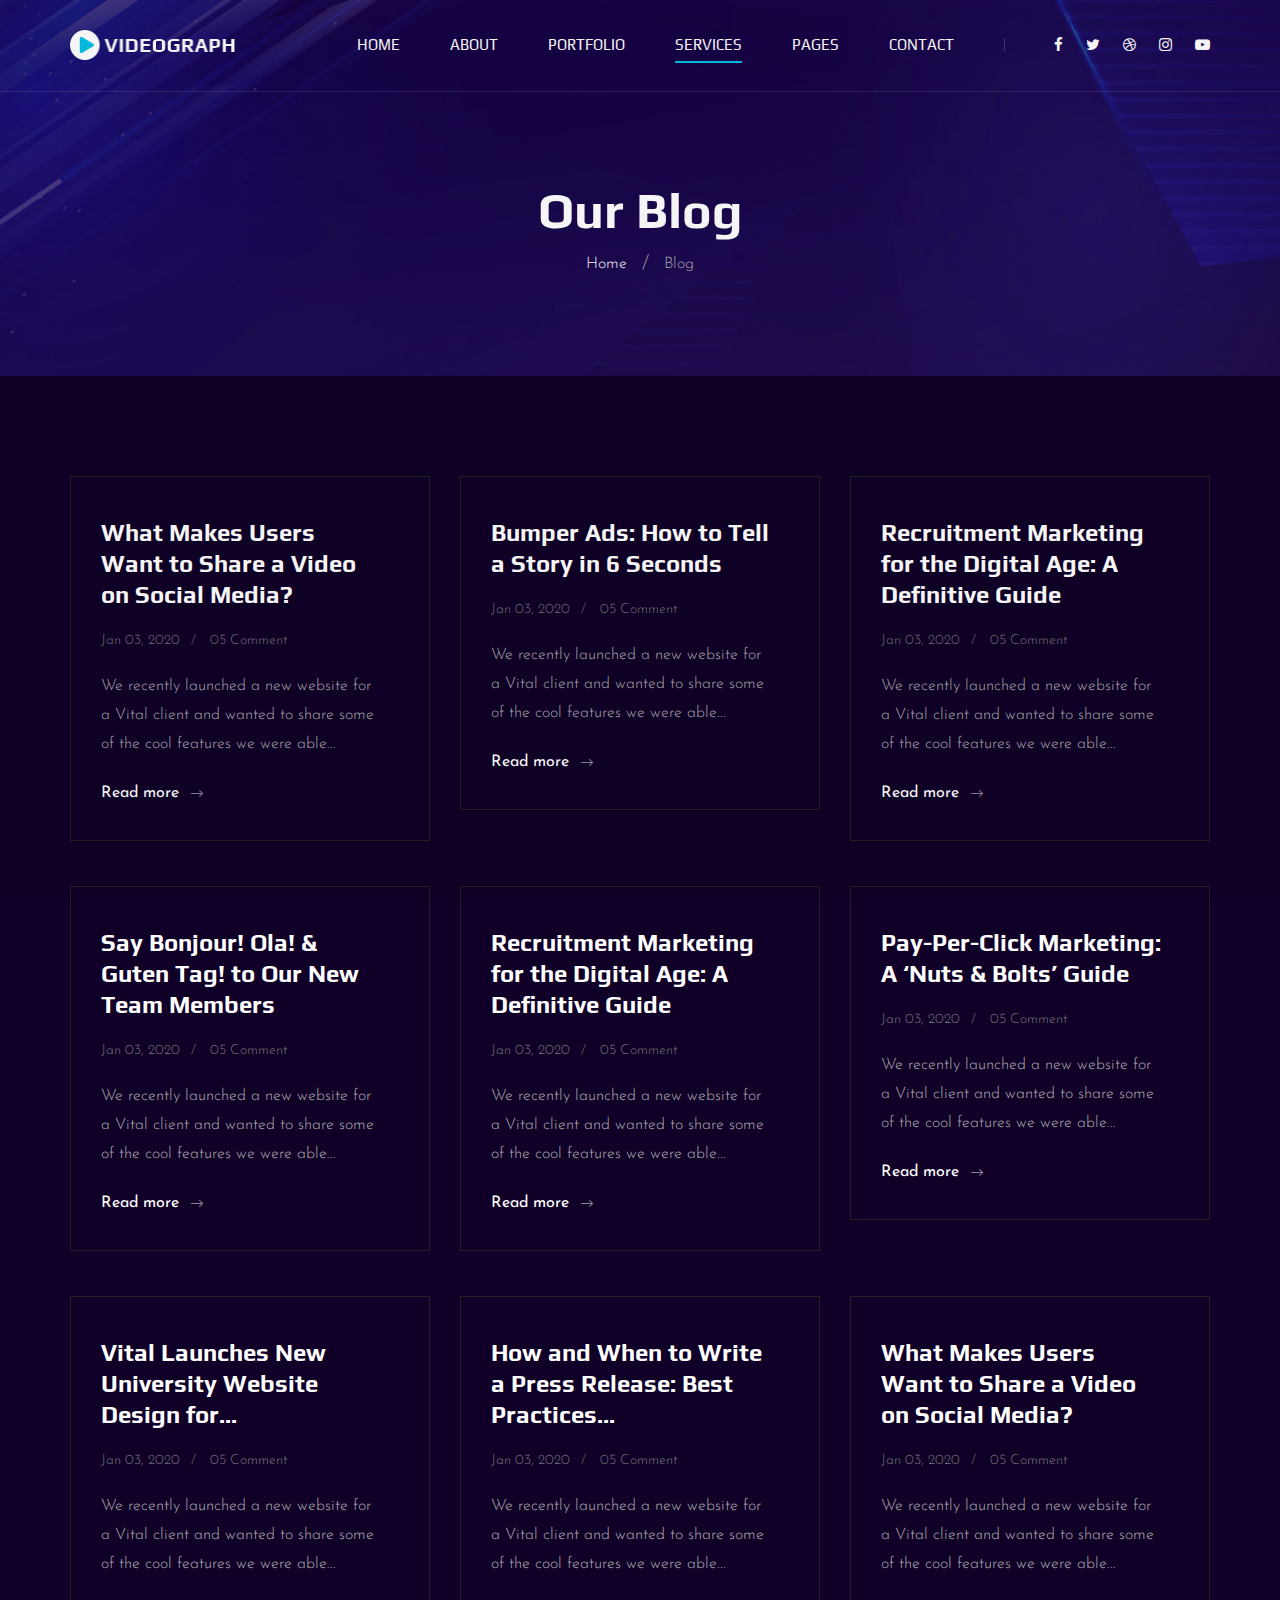
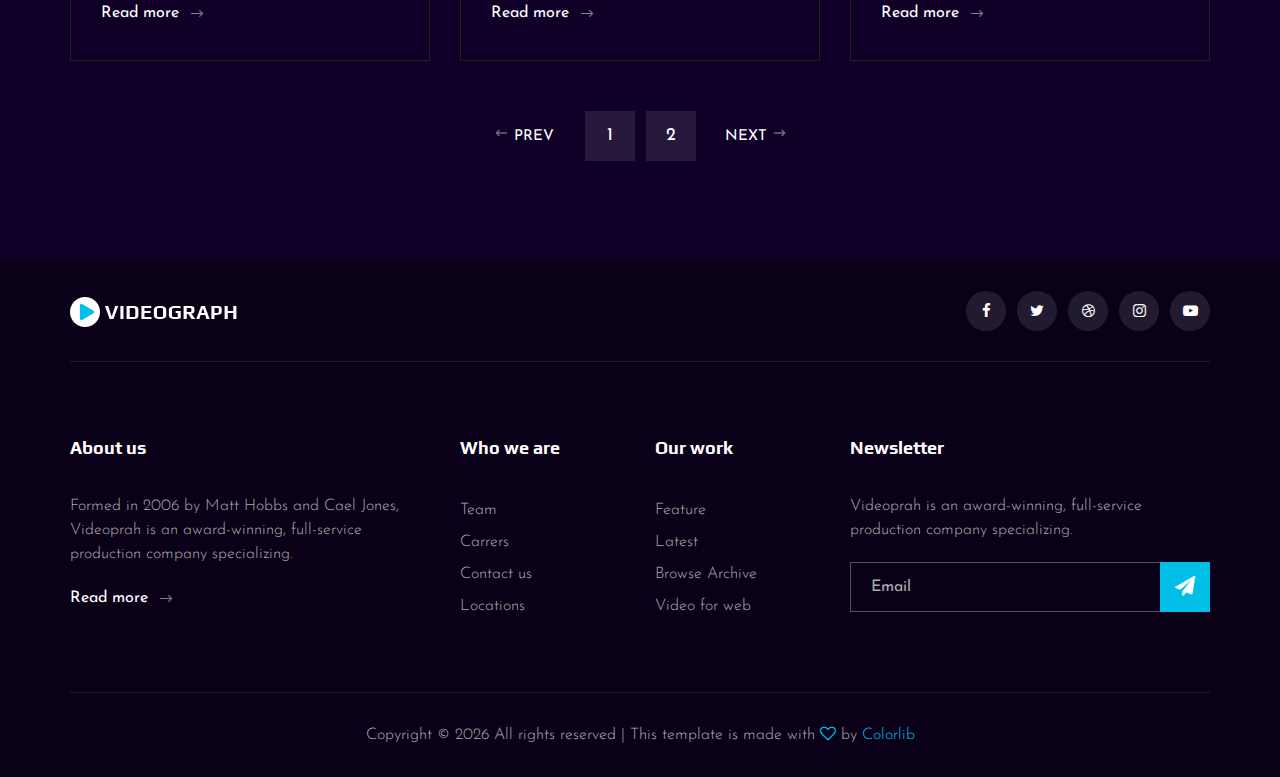
<file: blog.html>
<!DOCTYPE html>
<html lang="zxx">

<head>
    <meta charset="UTF-8">
    <meta name="description" content="Videograph Template">
    <meta name="keywords" content="Videograph, unica, creative, html">
    <meta name="viewport" content="width=device-width, initial-scale=1.0">
    <meta http-equiv="X-UA-Compatible" content="ie=edge">
    <title>Videograph | Template</title>

    <!-- Google Font -->
    <link href="https://fonts.googleapis.com/css2?family=Play:wght@400;700&display=swap" rel="stylesheet">
    <link href="https://fonts.googleapis.com/css2?family=Josefin+Sans:wght@300;400;500;600;700&display=swap"
        rel="stylesheet">

    <!-- Css Styles -->
    <link rel="stylesheet" href="css/bootstrap.min.css" type="text/css">
    <link rel="stylesheet" href="css/font-awesome.min.css" type="text/css">
    <link rel="stylesheet" href="css/elegant-icons.css" type="text/css">
    <link rel="stylesheet" href="css/owl.carousel.min.css" type="text/css">
    <link rel="stylesheet" href="css/magnific-popup.css" type="text/css">
    <link rel="stylesheet" href="css/slicknav.min.css" type="text/css">
    <link rel="stylesheet" href="css/style.css" type="text/css">
</head>

<body>
    <!-- Page Preloder -->
    <div id="preloder">
        <div class="loader"></div>
    </div>

    <!-- Header Section Begin -->
    <header class="header">
        <div class="container">
            <div class="row">
                <div class="col-lg-2">
                    <div class="header__logo">
                        <a href="./index.html"><img src="img/logo.png" alt=""></a>
                    </div>
                </div>
                <div class="col-lg-10">
                    <div class="header__nav__option">
                        <nav class="header__nav__menu mobile-menu">
                            <ul>
                                <li><a href="./index.html">Home</a></li>
                                <li><a href="./about.html">About</a></li>
                                <li><a href="./portfolio.html">Portfolio</a></li>
                                <li class="active"><a href="./services.html">Services</a></li>
                                <li><a href="#">Pages</a>
                                    <ul class="dropdown">
                                        <li><a href="./about.html">About</a></li>
                                        <li><a href="./portfolio.html">Portfolio</a></li>
                                        <li><a href="./blog.html">Blog</a></li>
                                        <li><a href="./blog-details.html">Blog Details</a></li>
                                    </ul>
                                </li>
                                <li><a href="./contact.html">Contact</a></li>
                            </ul>
                        </nav>
                        <div class="header__nav__social">
                            <a href="#"><i class="fa fa-facebook"></i></a>
                            <a href="#"><i class="fa fa-twitter"></i></a>
                            <a href="#"><i class="fa fa-dribbble"></i></a>
                            <a href="#"><i class="fa fa-instagram"></i></a>
                            <a href="#"><i class="fa fa-youtube-play"></i></a>
                        </div>
                    </div>
                </div>
            </div>
            <div id="mobile-menu-wrap"></div>
        </div>
    </header>
    <!-- Header End -->

    <!-- Breadcrumb Begin -->
    <div class="breadcrumb-option spad set-bg" data-setbg="img/breadcrumb-bg.jpg">
        <div class="container">
            <div class="row">
                <div class="col-lg-12 text-center">
                    <div class="breadcrumb__text">
                        <h2>Our Blog</h2>
                        <div class="breadcrumb__links">
                            <a href="#">Home</a>
                            <span>Blog</span>
                        </div>
                    </div>
                </div>
            </div>
        </div>
    </div>
    <!-- Breadcrumb End -->

    <!-- Blog Section Begin -->
    <section class="blog spad">
        <div class="container">
            <div class="row">
                <div class="col-lg-4 col-md-6 col-sm-6">
                    <div class="blog__item">
                        <h4>What Makes Users Want to Share a Video on Social Media?</h4>
                        <ul>
                            <li>Jan 03, 2020</li>
                            <li>05 Comment</li>
                        </ul>
                        <p>We recently launched a new website for a Vital client and wanted to share some of the cool
                            features we were able...</p>
                        <a href="#">Read more <span class="arrow_right"></span></a>
                    </div>
                </div>
                <div class="col-lg-4 col-md-6 col-sm-6">
                    <div class="blog__item">
                        <h4>Bumper Ads: How to Tell a Story in 6 Seconds</h4>
                        <ul>
                            <li>Jan 03, 2020</li>
                            <li>05 Comment</li>
                        </ul>
                        <p>We recently launched a new website for a Vital client and wanted to share some of the cool
                            features we were able...</p>
                        <a href="#">Read more <span class="arrow_right"></span></a>
                    </div>
                </div>
                <div class="col-lg-4 col-md-6 col-sm-6">
                    <div class="blog__item">
                        <h4>Recruitment Marketing for the Digital Age: A Definitive Guide</h4>
                        <ul>
                            <li>Jan 03, 2020</li>
                            <li>05 Comment</li>
                        </ul>
                        <p>We recently launched a new website for a Vital client and wanted to share some of the cool
                            features we were able...</p>
                        <a href="#">Read more <span class="arrow_right"></span></a>
                    </div>
                </div>
                <div class="col-lg-4 col-md-6 col-sm-6">
                    <div class="blog__item">
                        <h4>Say Bonjour! Ola! & Guten Tag! to Our New Team Members</h4>
                        <ul>
                            <li>Jan 03, 2020</li>
                            <li>05 Comment</li>
                        </ul>
                        <p>We recently launched a new website for a Vital client and wanted to share some of the cool
                            features we were able...</p>
                        <a href="#">Read more <span class="arrow_right"></span></a>
                    </div>
                </div>
                <div class="col-lg-4 col-md-6 col-sm-6">
                    <div class="blog__item">
                        <h4>Recruitment Marketing for the Digital Age: A Definitive Guide</h4>
                        <ul>
                            <li>Jan 03, 2020</li>
                            <li>05 Comment</li>
                        </ul>
                        <p>We recently launched a new website for a Vital client and wanted to share some of the cool
                            features we were able...</p>
                        <a href="#">Read more <span class="arrow_right"></span></a>
                    </div>
                </div>
                <div class="col-lg-4 col-md-6 col-sm-6">
                    <div class="blog__item">
                        <h4>Pay-Per-Click Marketing: A ‘Nuts & Bolts’ Guide</h4>
                        <ul>
                            <li>Jan 03, 2020</li>
                            <li>05 Comment</li>
                        </ul>
                        <p>We recently launched a new website for a Vital client and wanted to share some of the cool
                            features we were able...</p>
                        <a href="#">Read more <span class="arrow_right"></span></a>
                    </div>
                </div>
                <div class="col-lg-4 col-md-6 col-sm-6">
                    <div class="blog__item">
                        <h4>Vital Launches New University Website Design for...</h4>
                        <ul>
                            <li>Jan 03, 2020</li>
                            <li>05 Comment</li>
                        </ul>
                        <p>We recently launched a new website for a Vital client and wanted to share some of the cool
                            features we were able...</p>
                        <a href="#">Read more <span class="arrow_right"></span></a>
                    </div>
                </div>
                <div class="col-lg-4 col-md-6 col-sm-6">
                    <div class="blog__item">
                        <h4>How and When to Write a Press Release: Best Practices...</h4>
                        <ul>
                            <li>Jan 03, 2020</li>
                            <li>05 Comment</li>
                        </ul>
                        <p>We recently launched a new website for a Vital client and wanted to share some of the cool
                            features we were able...</p>
                        <a href="#">Read more <span class="arrow_right"></span></a>
                    </div>
                </div>
                <div class="col-lg-4 col-md-6 col-sm-6">
                    <div class="blog__item">
                        <h4>What Makes Users Want to Share a Video on Social Media?</h4>
                        <ul>
                            <li>Jan 03, 2020</li>
                            <li>05 Comment</li>
                        </ul>
                        <p>We recently launched a new website for a Vital client and wanted to share some of the cool
                            features we were able...</p>
                        <a href="#">Read more <span class="arrow_right"></span></a>
                    </div>
                </div>
            </div>
            <div class="row">
                <div class="col-lg-12">
                    <div class="pagination__option blog__pagi">
                        <a href="#" class="arrow__pagination left__arrow"><span class="arrow_left"></span> Prev</a>
                        <a href="#" class="number__pagination">1</a>
                        <a href="#" class="number__pagination">2</a>
                        <a href="#" class="arrow__pagination right__arrow">Next <span class="arrow_right"></span></a>
                    </div>
                </div>
            </div>
        </div>
    </section>
    <!-- Blog Section End -->

    <!-- Footer Section Begin -->
    <footer class="footer">
        <div class="container">
            <div class="footer__top">
                <div class="row">
                    <div class="col-lg-6 col-md-6">
                        <div class="footer__top__logo">
                            <a href="#"><img src="img/logo.png" alt=""></a>
                        </div>
                    </div>
                    <div class="col-lg-6 col-md-6">
                        <div class="footer__top__social">
                            <a href="#"><i class="fa fa-facebook"></i></a>
                            <a href="#"><i class="fa fa-twitter"></i></a>
                            <a href="#"><i class="fa fa-dribbble"></i></a>
                            <a href="#"><i class="fa fa-instagram"></i></a>
                            <a href="#"><i class="fa fa-youtube-play"></i></a>
                        </div>
                    </div>
                </div>
            </div>
            <div class="footer__option">
                <div class="row">
                    <div class="col-lg-4 col-md-6 col-sm-6">
                        <div class="footer__option__item">
                            <h5>About us</h5>
                            <p>Formed in 2006 by Matt Hobbs and Cael Jones, Videoprah is an award-winning, full-service
                                production company specializing.</p>
                            <a href="#" class="read__more">Read more <span class="arrow_right"></span></a>
                        </div>
                    </div>
                    <div class="col-lg-2 col-md-3 col-sm-3">
                        <div class="footer__option__item">
                            <h5>Who we are</h5>
                            <ul>
                                <li><a href="#">Team</a></li>
                                <li><a href="#">Carrers</a></li>
                                <li><a href="#">Contact us</a></li>
                                <li><a href="#">Locations</a></li>
                            </ul>
                        </div>
                    </div>
                    <div class="col-lg-2 col-md-3 col-sm-3">
                        <div class="footer__option__item">
                            <h5>Our work</h5>
                            <ul>
                                <li><a href="#">Feature</a></li>
                                <li><a href="#">Latest</a></li>
                                <li><a href="#">Browse Archive</a></li>
                                <li><a href="#">Video for web</a></li>
                            </ul>
                        </div>
                    </div>
                    <div class="col-lg-4 col-md-12">
                        <div class="footer__option__item">
                            <h5>Newsletter</h5>
                            <p>Videoprah is an award-winning, full-service production company specializing.</p>
                            <form action="#">
                                <input type="text" placeholder="Email">
                                <button type="submit"><i class="fa fa-send"></i></button>
                            </form>
                        </div>
                    </div>
                </div>
            </div>
            <div class="footer__copyright">
                <div class="row">
                    <div class="col-lg-12 text-center">
                        <!-- Link back to Colorlib can't be removed. Template is licensed under CC BY 3.0. -->
                        <p class="footer__copyright__text">Copyright &copy;
                            <script>
                                document.write(new Date().getFullYear());
                            </script>
                            All rights reserved | This template is made with <i class="fa fa-heart-o"
                                aria-hidden="true"></i> by <a href="https://colorlib.com" target="_blank">Colorlib</a>
                        </p>
                        <!-- Link back to Colorlib can't be removed. Template is licensed under CC BY 3.0. -->
                    </div>
                </div>
            </div>
        </div>
    </footer>
    <!-- Footer Section End -->

    <!-- Js Plugins -->
    <script src="js/jquery-3.3.1.min.js"></script>
    <script src="js/bootstrap.min.js"></script>
    <script src="js/jquery.magnific-popup.min.js"></script>
    <script src="js/mixitup.min.js"></script>
    <script src="js/masonry.pkgd.min.js"></script>
    <script src="js/jquery.slicknav.js"></script>
    <script src="js/owl.carousel.min.js"></script>
    <script src="js/main.js"></script>
</body>

</html>
</file>
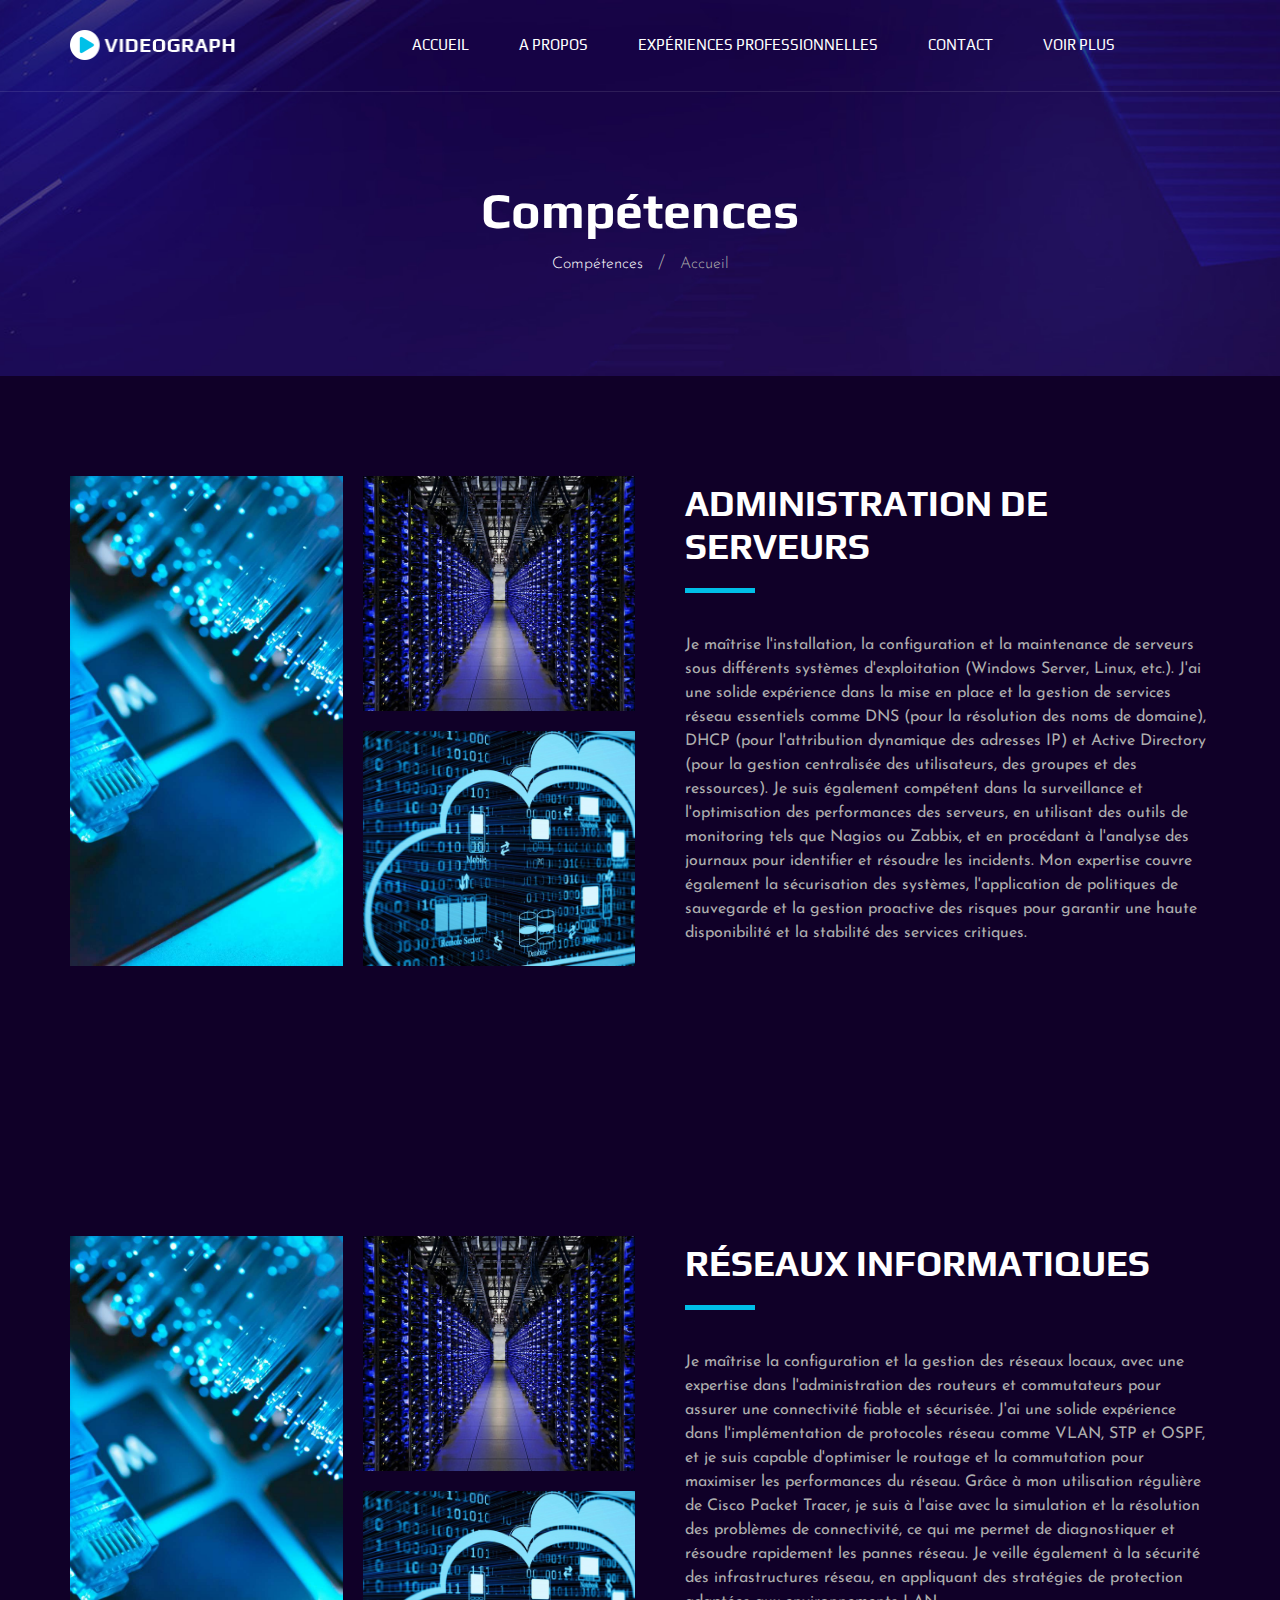
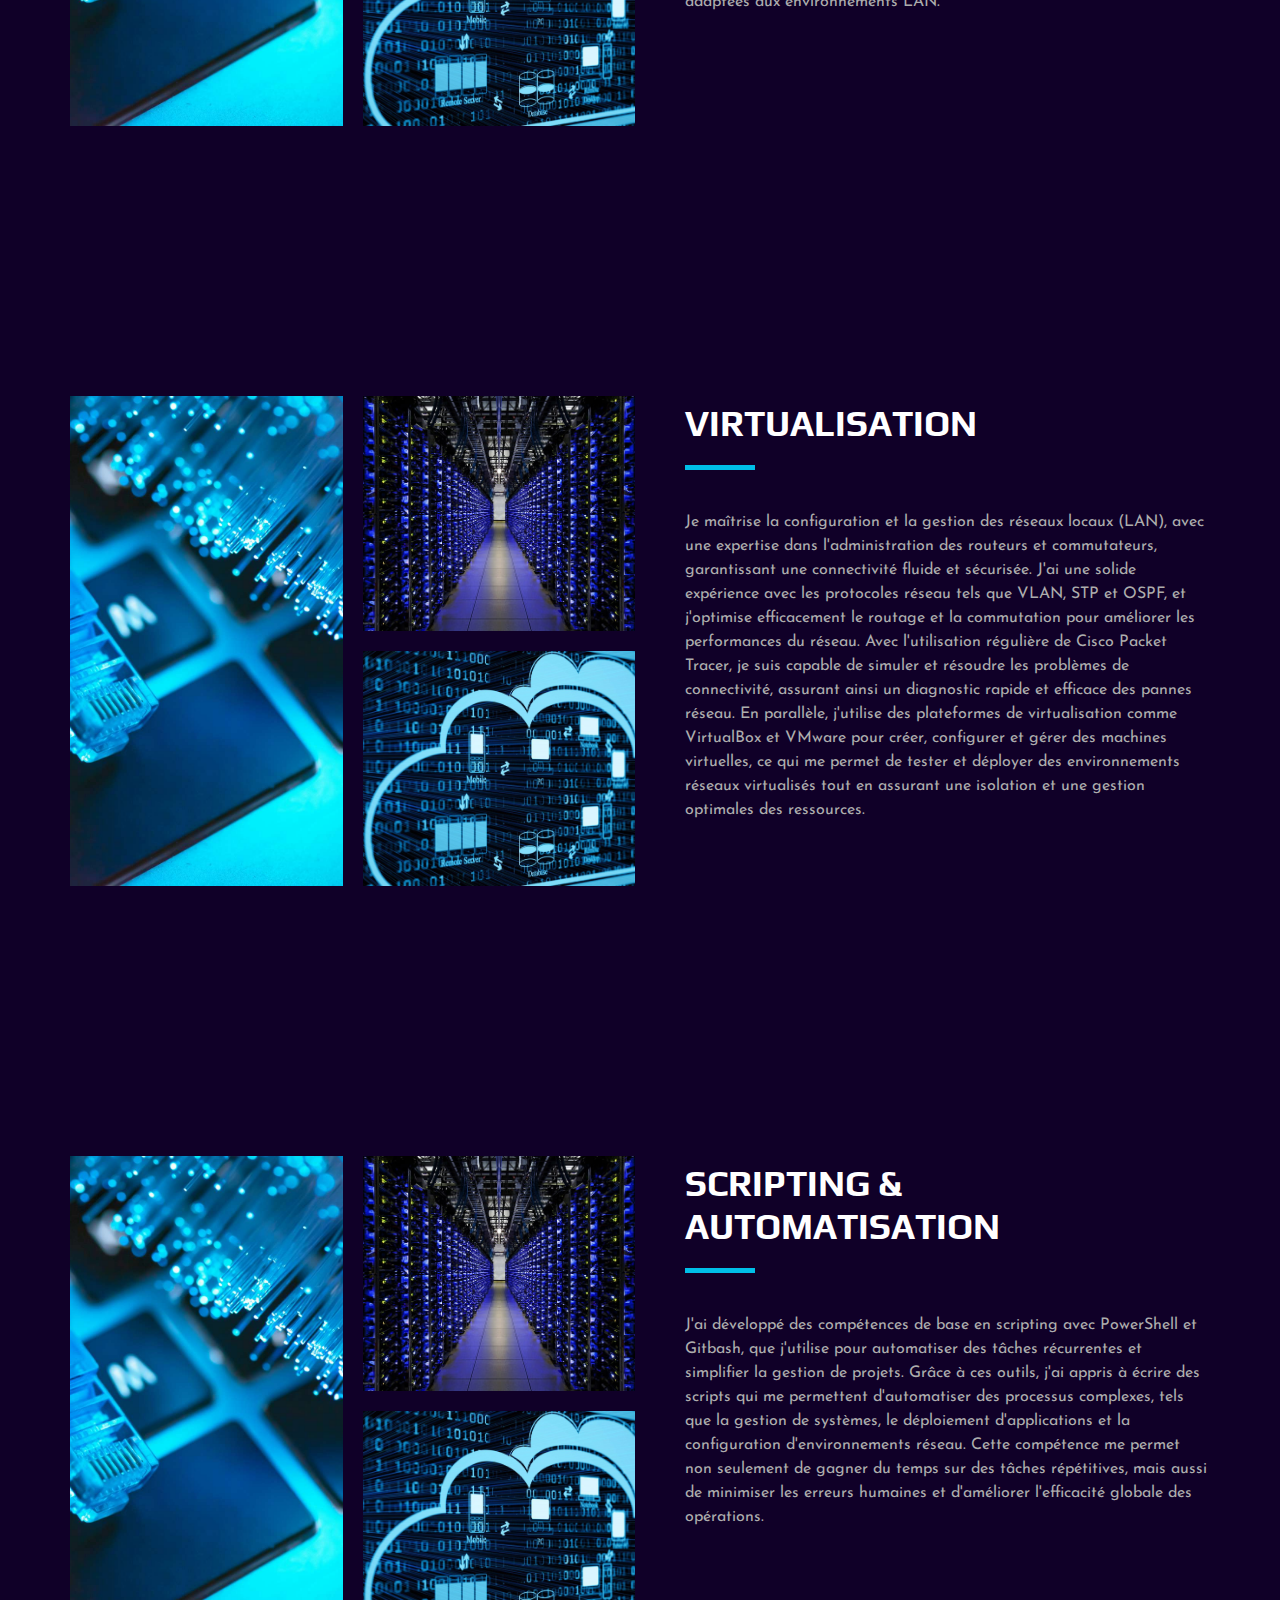
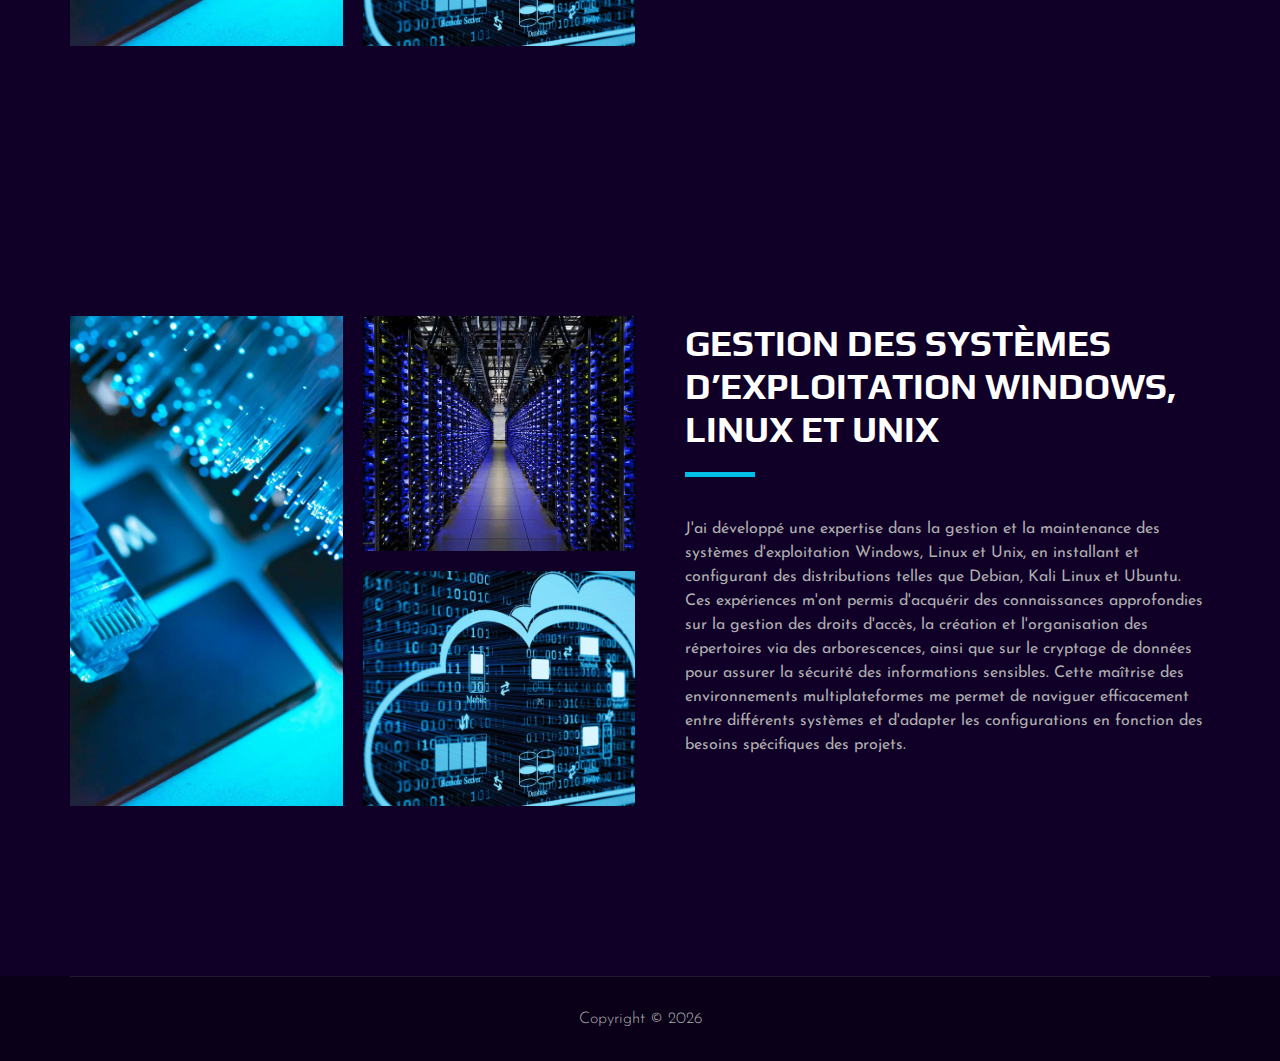
<file: competences.html>
<!DOCTYPE html>
<html lang="zxx">

<head>
    <meta charset="UTF-8">
    <meta name="description" content="Videograph Template">
    <meta name="keywords" content="Videograph, unica, creative, html">
    <meta name="viewport" content="width=device-width, initial-scale=1.0">
    <meta http-equiv="X-UA-Compatible" content="ie=edge">
    <title>Samy | Portfolio</title>

    <!-- Google Font -->
    <link href="https://fonts.googleapis.com/css2?family=Play:wght@400;700&display=swap" rel="stylesheet">
    <link href="https://fonts.googleapis.com/css2?family=Josefin+Sans:wght@300;400;500;600;700&display=swap"
        rel="stylesheet">

    <!-- Css Styles -->
    <link rel="stylesheet" href="css/bootstrap.min.css" type="text/css">
    <link rel="stylesheet" href="css/font-awesome.min.css" type="text/css">
    <link rel="stylesheet" href="css/elegant-icons.css" type="text/css">
    <link rel="stylesheet" href="css/owl.carousel.min.css" type="text/css">
    <link rel="stylesheet" href="css/magnific-popup.css" type="text/css">
    <link rel="stylesheet" href="css/slicknav.min.css" type="text/css">
    <link rel="stylesheet" href="css/style.css" type="text/css">
</head>

<body>
    <!-- Page Preloder -->
    <div id="preloder">
        <div class="loader"></div>
    </div>

    <!-- Header Section Begin -->
    <header class="header">
        <div class="container">
            <div class="row">
                <div class="col-lg-2">
                    <div class="header__logo">
                        <a href="./index.html"><img src="img/logo.png" alt=""></a>
                    </div>
                </div>
                <div class="col-lg-10">
                    <div class="header__nav__option">
                        <nav class="header__nav__menu mobile-menu">
                            <ul>
                                <li><a href="./index.html">Accueil</a></li>
                                <li><a href="./about.html">A propos</a></li>
                                <li><a href="./experiences.html">Expériences professionnelles</a></li>
                                <li><a href="./contact.html">Contact</a></li>
                                <li><a href="#">Voir Plus</a>
                                    <ul class="dropdown">
                                        <li><a href="./projets.html">Projets</a></li>
                                        <li><a href="./competences.html">Compétences</a></li>
                                        <li class="active"><a href="./veille-technologique.html">Veille
                                                technologique</a></li>
                                        <li><a href="./portfolio.html">Documentations</a></li>
                                    </ul>
                                </li>
                                <li><a href="./contact.html"></a></li>
                            </ul>
                        </nav>

                    </div>
                </div>
            </div>
            <div id="mobile-menu-wrap"></div>
        </div>
    </header>
    <!-- Header End -->

    <!-- Breadcrumb Begin -->
    <div class="breadcrumb-option spad set-bg" data-setbg="img/breadcrumb-bg.jpg">
        <div class="container">
            <div class="row">
                <div class="col-lg-12 text-center">
                    <div class="breadcrumb__text">
                        <h2>Compétences</h2>
                        <div class="breadcrumb__links">
                            <a href="#">Compétences</a>
                            <span>Accueil</span>
                        </div>
                    </div>
                </div>
            </div>
        </div>
    </div>
    <!-- Breadcrumb End -->

    <!-- About Section Begin -->
    <section class="about spad">
        <div class="container">
            <div class="row">
                <div class="col-lg-6">
                    <div class="about__pic">
                        <div class="row">
                            <div class="col-lg-6 col-md-6 col-sm-6">
                                <div class="about__pic__item about__pic__item--large set-bg"
                                    data-setbg="img/about/network1.jpg"></div>
                            </div>
                            <div class="col-lg-6 col-md-6 col-sm-6">
                                <div class="row">
                                    <div class="col-lg-12">
                                        <div class="about__pic__item set-bg" data-setbg="img/about/network2.jpg"></div>
                                    </div>
                                    <div class="col-lg-12">
                                        <div class="about__pic__item set-bg" data-setbg="img/about/network3.jpg"></div>
                                    </div>
                                </div>
                            </div>
                        </div>
                    </div>
                </div>
                <div class="col-lg-6">
                    <div class="about__text">
                        <div class="section-title">
                            <span></span>
                            <h2>Administration de serveurs</h2>

                        </div>

                        <div class="about__text__desc">
                            <p>Je maîtrise l'installation, la configuration et la maintenance de
                                serveurs sous différents systèmes d'exploitation (Windows Server,
                                Linux, etc.). J'ai une solide expérience dans la mise en place et
                                la gestion de services réseau essentiels comme DNS (pour la
                                résolution des noms de domaine), DHCP (pour l'attribution
                                dynamique des adresses IP) et Active Directory (pour la
                                gestion centralisée des utilisateurs, des groupes et des
                                ressources). Je suis également compétent dans la surveillance
                                et l'optimisation des performances des serveurs, en utilisant
                                des outils de monitoring tels que Nagios ou Zabbix, et en
                                procédant à l'analyse des journaux pour identifier et
                                résoudre les incidents. Mon expertise couvre également la
                                sécurisation des systèmes, l'application de politiques de
                                sauvegarde et la gestion proactive des risques pour
                                garantir une haute disponibilité et la stabilité des
                                services critiques.</p>
                        </div>
                    </div>
                </div>
            </div>
        </div>
    </section>

    <section class="about spad">
        <div class="container">
            <div class="row">
                <div class="col-lg-6">
                    <div class="about__pic">
                        <div class="row">
                            <div class="col-lg-6 col-md-6 col-sm-6">
                                <div class="about__pic__item about__pic__item--large set-bg"
                                    data-setbg="img/about/network1.jpg"></div>
                            </div>
                            <div class="col-lg-6 col-md-6 col-sm-6">
                                <div class="row">
                                    <div class="col-lg-12">
                                        <div class="about__pic__item set-bg" data-setbg="img/about/network2.jpg"></div>
                                    </div>
                                    <div class="col-lg-12">
                                        <div class="about__pic__item set-bg" data-setbg="img/about/network3.jpg"></div>
                                    </div>
                                </div>
                            </div>
                        </div>
                    </div>
                </div>
                <div class="col-lg-6">
                    <div class="about__text">
                        <div class="section-title">
                            <span></span>
                            <h2>Réseaux informatiques</h2>

                        </div>

                        <div class="about__text__desc">
                            <p>
                                Je maîtrise la configuration et la gestion des réseaux locaux, avec une expertise dans
                                l'administration des routeurs et commutateurs pour assurer une connectivité fiable et
                                sécurisée. J'ai une solide expérience dans l'implémentation de protocoles réseau comme
                                VLAN, STP et OSPF, et je suis capable d'optimiser le routage et la commutation pour
                                maximiser les performances du réseau. Grâce à mon utilisation régulière de Cisco Packet
                                Tracer, je suis à l'aise avec la simulation et la résolution des problèmes de
                                connectivité, ce qui me permet de diagnostiquer et résoudre rapidement les pannes
                                réseau. Je veille également à la sécurité des infrastructures réseau, en appliquant des
                                stratégies de protection adaptées aux environnements LAN. </p>
                        </div>
                    </div>
                </div>
            </div>
        </div>
    </section>



    <section class="about spad">
        <div class="container">
            <div class="row">
                <div class="col-lg-6">
                    <div class="about__pic">
                        <div class="row">
                            <div class="col-lg-6 col-md-6 col-sm-6">
                                <div class="about__pic__item about__pic__item--large set-bg"
                                    data-setbg="img/about/network1.jpg"></div>
                            </div>
                            <div class="col-lg-6 col-md-6 col-sm-6">
                                <div class="row">
                                    <div class="col-lg-12">
                                        <div class="about__pic__item set-bg" data-setbg="img/about/network2.jpg"></div>
                                    </div>
                                    <div class="col-lg-12">
                                        <div class="about__pic__item set-bg" data-setbg="img/about/network3.jpg"></div>
                                    </div>
                                </div>
                            </div>
                        </div>
                    </div>
                </div>
                <div class="col-lg-6">
                    <div class="about__text">
                        <div class="section-title">
                            <span></span>
                            <h2>Virtualisation</h2>

                        </div>

                        <div class="about__text__desc">
                            <p>
                                Je maîtrise la configuration et la gestion des réseaux locaux (LAN), avec une expertise
                                dans l'administration des routeurs et commutateurs, garantissant une connectivité fluide
                                et sécurisée. J'ai une solide expérience avec les protocoles réseau tels que VLAN, STP
                                et OSPF, et j'optimise efficacement le routage et la commutation pour améliorer les
                                performances du réseau. Avec l'utilisation régulière de Cisco Packet Tracer, je suis
                                capable de simuler et résoudre les problèmes de connectivité, assurant ainsi un
                                diagnostic rapide et efficace des pannes réseau. En parallèle, j'utilise des plateformes
                                de virtualisation comme VirtualBox et VMware pour créer, configurer et gérer des
                                machines virtuelles, ce qui me permet de tester et déployer des environnements réseaux
                                virtualisés tout en assurant une isolation et une gestion optimales des ressources.
                            </p>
                        </div>
                    </div>
                </div>
            </div>
        </div>
    </section>



    <section class="about spad">
        <div class="container">
            <div class="row">
                <div class="col-lg-6">
                    <div class="about__pic">
                        <div class="row">
                            <div class="col-lg-6 col-md-6 col-sm-6">
                                <div class="about__pic__item about__pic__item--large set-bg"
                                    data-setbg="img/about/network1.jpg"></div>
                            </div>
                            <div class="col-lg-6 col-md-6 col-sm-6">
                                <div class="row">
                                    <div class="col-lg-12">
                                        <div class="about__pic__item set-bg" data-setbg="img/about/network2.jpg"></div>
                                    </div>
                                    <div class="col-lg-12">
                                        <div class="about__pic__item set-bg" data-setbg="img/about/network3.jpg"></div>
                                    </div>
                                </div>
                            </div>
                        </div>
                    </div>
                </div>
                <div class="col-lg-6">
                    <div class="about__text">
                        <div class="section-title">
                            <span></span>
                            <h2>Scripting & Automatisation</h2>

                        </div>

                        <div class="about__text__desc">
                            <p>
                                J'ai développé des compétences de base en scripting avec PowerShell et Gitbash, que
                                j'utilise pour automatiser des tâches récurrentes et simplifier la gestion de projets.
                                Grâce à ces outils, j'ai appris à écrire des scripts qui me permettent d'automatiser des
                                processus complexes, tels que la gestion de systèmes, le déploiement d'applications et
                                la configuration d'environnements réseau. Cette compétence me permet non seulement de
                                gagner du temps sur des tâches répétitives, mais aussi de minimiser les erreurs humaines
                                et d'améliorer l'efficacité globale des opérations.
                            </p>
                        </div>
                    </div>
                </div>
            </div>
        </div>
    </section>


    <section class="about spad">
        <div class="container">
            <div class="row">
                <div class="col-lg-6">
                    <div class="about__pic">
                        <div class="row">
                            <div class="col-lg-6 col-md-6 col-sm-6">
                                <div class="about__pic__item about__pic__item--large set-bg"
                                    data-setbg="img/about/network1.jpg"></div>
                            </div>
                            <div class="col-lg-6 col-md-6 col-sm-6">
                                <div class="row">
                                    <div class="col-lg-12">
                                        <div class="about__pic__item set-bg" data-setbg="img/about/network2.jpg"></div>
                                    </div>
                                    <div class="col-lg-12">
                                        <div class="about__pic__item set-bg" data-setbg="img/about/network3.jpg"></div>
                                    </div>
                                </div>
                            </div>
                        </div>
                    </div>
                </div>
                <div class="col-lg-6">
                    <div class="about__text">
                        <div class="section-title">
                            <span></span>
                            <h2>Gestion des systèmes d’exploitation Windows, Linux et Unix</h2>

                        </div>

                        <div class="about__text__desc">
                            <p>
                                J'ai développé une expertise dans la gestion et la maintenance des systèmes
                                d'exploitation Windows, Linux et Unix, en installant et configurant des distributions
                                telles que Debian, Kali Linux et Ubuntu. Ces expériences m'ont permis d'acquérir des
                                connaissances approfondies sur la gestion des droits d'accès, la création et
                                l'organisation des répertoires via des arborescences, ainsi que sur le cryptage de
                                données pour assurer la sécurité des informations sensibles. Cette maîtrise des
                                environnements multiplateformes me permet de naviguer efficacement entre différents
                                systèmes et d'adapter les configurations en fonction des besoins spécifiques des
                                projets.
                            </p>
                        </div>
                    </div>
                </div>
            </div>
        </div>
    </section>


    <!-- About Section End -->

    <!-- Testimonial Section Begin 
    <section class="testimonial spad set-bg" data-setbg="img/testimonial-bg.jpg">
        <div class="container">
            <div class="row">
                <div class="col-lg-12">
                    <div class="section-title center-title">
                        <span>Loved By Clients</span>
                        <h2>What clients say?</h2>
                    </div>
                </div>
            </div>
            <div class="row">
                <div class="testimonial__slider owl-carousel">
                    <div class="col-lg-4">
                        <div class="testimonial__item">
                            <div class="testimonial__text">
                                <p>Delivers such a great service that it can benefit all kinds of people from any number
                                    of industries.</p>
                            </div>
                            <div class="testimonial__author">
                                <div class="testimonial__author__pic">
                                    <img src="img/testimonial/ta-1.jpg" alt="">
                                </div>
                                <div class="testimonial__author__text">
                                    <h5>Krista Attorn</h5>
                                    <span>Web Designer</span>
                                </div>
                            </div>
                        </div>
                    </div>
                    <div class="col-lg-4">
                        <div class="testimonial__item">
                            <div class="testimonial__text">
                                <p>Videographer delivers such a great service that it can benefit all kinds of people
                                    from any number.</p>
                            </div>
                            <div class="testimonial__author">
                                <div class="testimonial__author__pic">
                                    <img src="img/testimonial/ta-2.jpg" alt="">
                                </div>
                                <div class="testimonial__author__text">
                                    <h5>Krista Attorn</h5>
                                    <span>Web Designer</span>
                                </div>
                            </div>
                        </div>
                    </div>
                    <div class="col-lg-4">
                        <div class="testimonial__item">
                            <div class="testimonial__text">
                                <p>Videographer delivers such a great service that it can benefit all kinds of people
                                    from any number.</p>
                            </div>
                            <div class="testimonial__author">
                                <div class="testimonial__author__pic">
                                    <img src="img/testimonial/ta-3.jpg" alt="">
                                </div>
                                <div class="testimonial__author__text">
                                    <h5>Krista Attorn</h5>
                                    <span>Web Designer</span>
                                </div>
                            </div>
                        </div>
                    </div>
                    <div class="col-lg-4">
                        <div class="testimonial__item">
                            <div class="testimonial__text">
                                <p>Delivers such a great service that it can benefit all kinds of people from any number
                                    of industries.</p>
                            </div>
                            <div class="testimonial__author">
                                <div class="testimonial__author__pic">
                                    <img src="img/testimonial/ta-1.jpg" alt="">
                                </div>
                                <div class="testimonial__author__text">
                                    <h5>Krista Attorn</h5>
                                    <span>Web Designer</span>
                                </div>
                            </div>
                        </div>
                    </div>
                    <div class="col-lg-4">
                        <div class="testimonial__item">
                            <div class="testimonial__text">
                                <p>Videographer delivers such a great service that it can benefit all kinds of people
                                    from any number.</p>
                            </div>
                            <div class="testimonial__author">
                                <div class="testimonial__author__pic">
                                    <img src="img/testimonial/ta-2.jpg" alt="">
                                </div>
                                <div class="testimonial__author__text">
                                    <h5>Krista Attorn</h5>
                                    <span>Web Designer</span>
                                </div>
                            </div>
                        </div>
                    </div>
                </div>
            </div>
        </div>
    </section> -->
    <!-- Testimonial Section End -->

    <!-- Counter Section Begin 
    <section class="counter">
        <div class="container">
            <div class="counter__content">
                <div class="row">
                    <div class="col-lg-3 col-md-6 col-sm-6">
                        <div class="counter__item">
                            <div class="counter__item__text">
                                <img src="img/icons/ci-1.png" alt="">
                                <h2 class="counter_num">230</h2>
                                <p>Compled Projects</p>
                            </div>
                        </div>
                    </div>
                    <div class="col-lg-3 col-md-6 col-sm-6">
                        <div class="counter__item second__item">
                            <div class="counter__item__text">
                                <img src="img/icons/ci-2.png" alt="">
                                <h2 class="counter_num">1068</h2>
                                <p>Happy clients</p>
                            </div>
                        </div>
                    </div>
                    <div class="col-lg-3 col-md-6 col-sm-6">
                        <div class="counter__item third__item">
                            <div class="counter__item__text">
                                <img src="img/icons/ci-3.png" alt="">
                                <h2 class="counter_num">230</h2>
                                <p>Perspective clients</p>
                            </div>
                        </div>
                    </div>
                    <div class="col-lg-3 col-md-6 col-sm-6">
                        <div class="counter__item four__item">
                            <div class="counter__item__text">
                                <img src="img/icons/ci-4.png" alt="">
                                <h2 class="counter_num">230</h2>
                                <p>Compled Projects</p>
                            </div>
                        </div>
                    </div>
                </div>
            </div>
        </div>
    </section> -->
    <!-- Counter Section End -->

    <!-- Team Section Begin 
    <section class="team spad set-bg" data-setbg="img/team-bg.jpg">
        <div class="container">
            <div class="row">
                <div class="col-lg-12">
                    <div class="section-title team__title">
                        <span>Nice to meet</span>
                        <h2>OUR Team</h2>
                    </div>
                </div>
            </div>
            <div class="row">
                <div class="col-lg-3 col-md-6 col-sm-6 p-0">
                    <div class="team__item set-bg" data-setbg="img/team/team-1.jpg">
                        <div class="team__item__text">
                            <h4>AMANDA STONE</h4>
                            <p>Videographer</p>
                            <div class="team__item__social">
                                <a href="#"><i class="fa fa-facebook"></i></a>
                                <a href="#"><i class="fa fa-twitter"></i></a>
                                <a href="#"><i class="fa fa-dribbble"></i></a>
                                <a href="#"><i class="fa fa-instagram"></i></a>
                            </div>
                        </div>
                    </div>
                </div>
                <div class="col-lg-3 col-md-6 col-sm-6 p-0">
                    <div class="team__item team__item--second set-bg" data-setbg="img/team/team-2.jpg">
                        <div class="team__item__text">
                            <h4>AMANDA STONE</h4>
                            <p>Videographer</p>
                            <div class="team__item__social">
                                <a href="#"><i class="fa fa-facebook"></i></a>
                                <a href="#"><i class="fa fa-twitter"></i></a>
                                <a href="#"><i class="fa fa-dribbble"></i></a>
                                <a href="#"><i class="fa fa-instagram"></i></a>
                            </div>
                        </div>
                    </div>
                </div>
                <div class="col-lg-3 col-md-6 col-sm-6 p-0">
                    <div class="team__item team__item--third set-bg" data-setbg="img/team/team-3.jpg">
                        <div class="team__item__text">
                            <h4>AMANDA STONE</h4>
                            <p>Videographer</p>
                            <div class="team__item__social">
                                <a href="#"><i class="fa fa-facebook"></i></a>
                                <a href="#"><i class="fa fa-twitter"></i></a>
                                <a href="#"><i class="fa fa-dribbble"></i></a>
                                <a href="#"><i class="fa fa-instagram"></i></a>
                            </div>
                        </div>
                    </div>
                </div>
                <div class="col-lg-3 col-md-6 col-sm-6 p-0">
                    <div class="team__item team__item--four set-bg" data-setbg="img/team/team-4.jpg">
                        <div class="team__item__text">
                            <h4>AMANDA STONE</h4>
                            <p>Videographer</p>
                            <div class="team__item__social">
                                <a href="#"><i class="fa fa-facebook"></i></a>
                                <a href="#"><i class="fa fa-twitter"></i></a>
                                <a href="#"><i class="fa fa-dribbble"></i></a>
                                <a href="#"><i class="fa fa-instagram"></i></a>
                            </div>
                        </div>
                    </div>
                </div>
                <div class="col-lg-12 p-0">
                    <div class="team__btn">
                        <a href="#" class="primary-btn">Meet Our Team</a>
                    </div>
                </div>
            </div>
        </div>
    </section> -->
    <!-- Team Section End -->

    <!-- Footer Section Begin -->
    <footer class="footer">
        <div class="container">
            <div class="footer__copyright">
                <div class="row">
                    <div class="col-lg-12 text-center">
                        <!-- Link back to Colorlib can't be removed. Template is licensed under CC BY 3.0. -->
                        <p class="footer__copyright__text">Copyright &copy;
                            <script>
                                document.write(new Date().getFullYear());
                            </script>
                            <a href="https://colorlib.com" target="_blank"></a>
                        </p>
                        <!-- Link back to Colorlib can't be removed. Template is licensed under CC BY 3.0. -->
                    </div>
                </div>
            </div>
        </div>
    </footer>
    <!-- Footer Section End -->

    <!-- Js Plugins -->
    <script src="js/jquery-3.3.1.min.js"></script>
    <script src="js/bootstrap.min.js"></script>
    <script src="js/jquery.magnific-popup.min.js"></script>
    <script src="js/mixitup.min.js"></script>
    <script src="js/masonry.pkgd.min.js"></script>
    <script src="js/jquery.slicknav.js"></script>
    <script src="js/owl.carousel.min.js"></script>
    <script src="js/main.js"></script>
</body>

</html>
</file>
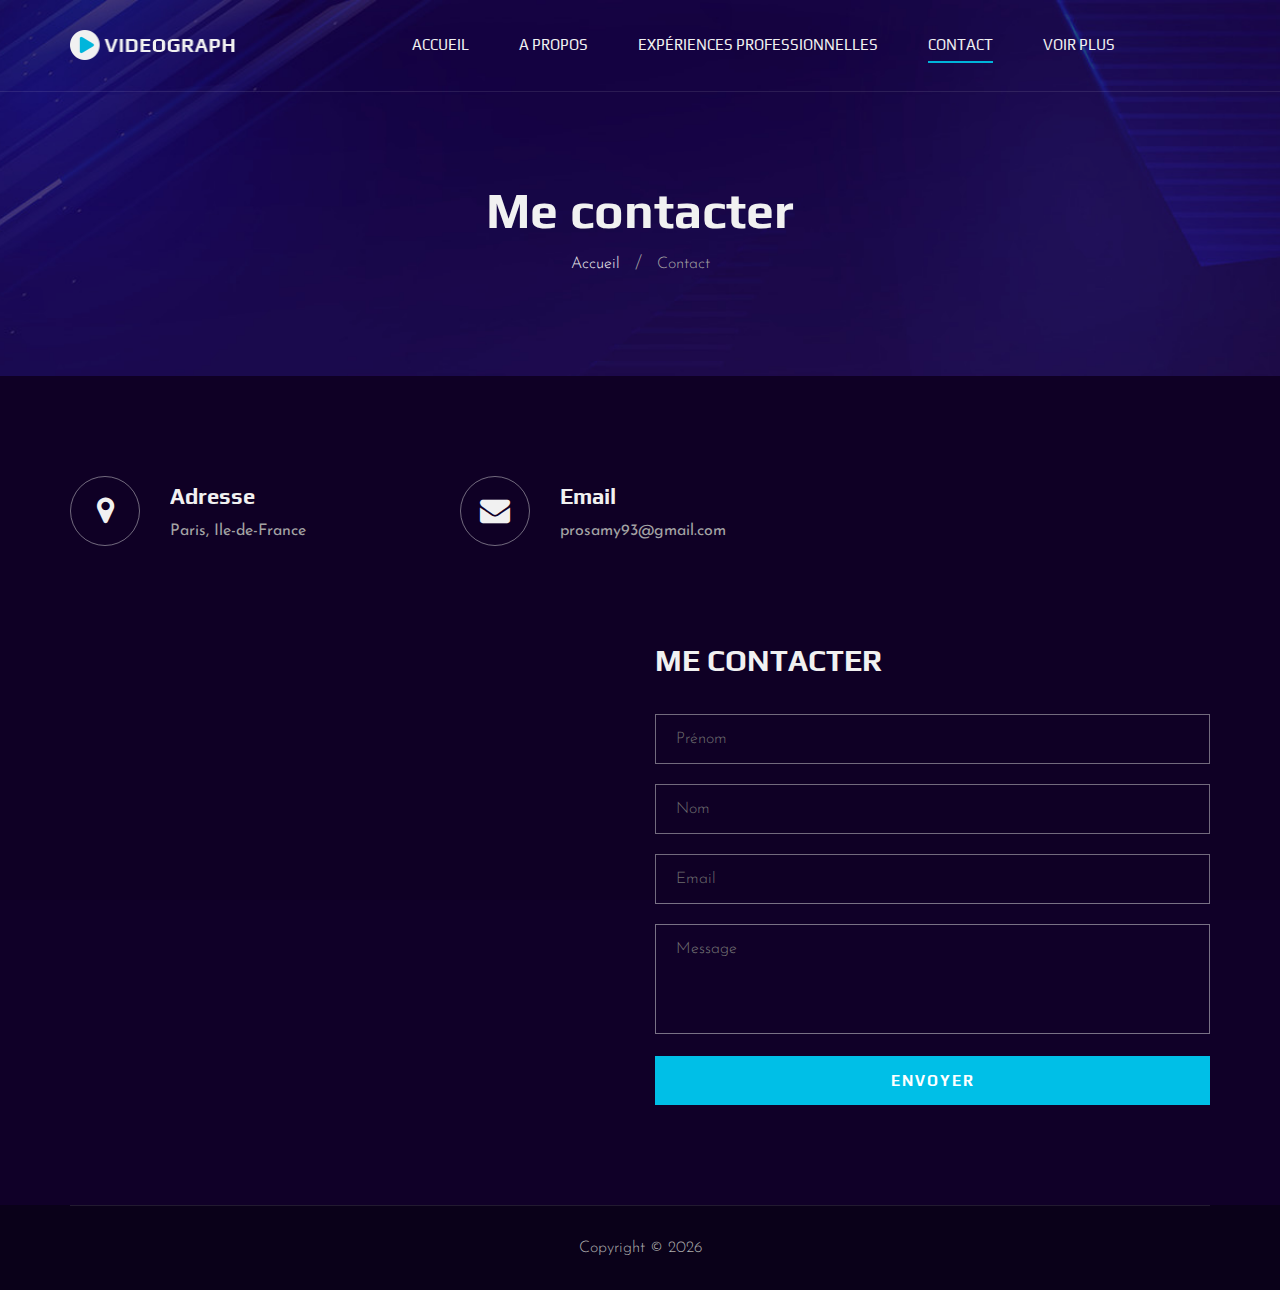
<file: contact.html>
<!DOCTYPE html>
<html lang="zxx">

<head>
    <meta charset="UTF-8">
    <meta name="description" content="Videograph Template">
    <meta name="keywords" content="Videograph, unica, creative, html">
    <meta name="viewport" content="width=device-width, initial-scale=1.0">
    <meta http-equiv="X-UA-Compatible" content="ie=edge">
    <title>Samy | Portfolio</title>

    <!-- Google Font -->
    <link href="https://fonts.googleapis.com/css2?family=Play:wght@400;700&display=swap" rel="stylesheet">
    <link href="https://fonts.googleapis.com/css2?family=Josefin+Sans:wght@300;400;500;600;700&display=swap"
        rel="stylesheet">

    <!-- Css Styles -->
    <link rel="stylesheet" href="css/bootstrap.min.css" type="text/css">
    <link rel="stylesheet" href="css/font-awesome.min.css" type="text/css">
    <link rel="stylesheet" href="css/elegant-icons.css" type="text/css">
    <link rel="stylesheet" href="css/owl.carousel.min.css" type="text/css">
    <link rel="stylesheet" href="css/magnific-popup.css" type="text/css">
    <link rel="stylesheet" href="css/slicknav.min.css" type="text/css">
    <link rel="stylesheet" href="css/style.css" type="text/css">
</head>

<body>
    <!-- Page Preloder -->
    <div id="preloder">
        <div class="loader"></div>
    </div>

    <!-- Header Section Begin -->
    <header class="header">
        <div class="container">
            <div class="row">
                <div class="col-lg-2">
                    <div class="header__logo">
                        <a href="./index.html"><img src="img/logo.png" alt=""></a>
                    </div>
                </div>
                <div class="col-lg-10">
                    <div class="header__nav__option">
                        <nav class="header__nav__menu mobile-menu">
                            <ul>
                                <li><a href="./index.html">Accueil</a></li>
                                <li><a href="./about.html">A propos</a></li>
                                <li><a href="./experiences.html">Expériences professionnelles</a></li>
                                <li class="active"><a href="./contact.html">Contact</a></li>
                                <li><a href="#">Voir plus</a>
                                    <ul class="dropdown">
                                        <li><a href="./projets.html">Projets</a></li>
                                        <li><a href="./competences.html">Compétences</a></li>
                                        <li><a href="./veille-technologique.html">Veille technologique</a></li>
                                        <li><a href="./portfolio.html">Documentations</a></li>
                                    </ul>
                                </li>
                                <li class="active"><a href="./contact.html"></a></li>
                            </ul>
                        </nav>

                    </div>
                </div>
            </div>
            <div id="mobile-menu-wrap"></div>
        </div>
    </header>
    <!-- Header End -->

    <!-- Breadcrumb Begin -->
    <div class="breadcrumb-option spad set-bg" data-setbg="img/breadcrumb-bg.jpg">
        <div class="container">
            <div class="row">
                <div class="col-lg-12 text-center">
                    <div class="breadcrumb__text">
                        <h2>Me contacter</h2>
                        <div class="breadcrumb__links">
                            <a href="#">Accueil</a>
                            <span>Contact</span>
                        </div>
                    </div>
                </div>
            </div>
        </div>
    </div>
    <!-- Breadcrumb End -->

    <!-- Contact Widget Section Begin -->
    <section class="contact-widget spad">
        <div class="container">
            <div class="row">
                <div class="col-lg-4 col-md-6 col-md-6 col-md-3">
                    <div class="contact__widget__item">
                        <div class="contact__widget__item__icon">
                            <i class="fa fa-map-marker"></i>
                        </div>
                        <div class="contact__widget__item__text">
                            <h4>Adresse</h4>
                            <p>Paris, Ile-de-France</p>
                        </div>
                    </div>
                </div>

                <div class="col-lg-4 col-md-6 col-md-6 col-md-3">
                    <div class="contact__widget__item">
                        <div class="contact__widget__item__icon">
                            <i class="fa fa-envelope"></i>
                        </div>
                        <div class="contact__widget__item__text">
                            <h4>Email</h4>
                            <p>prosamy93@gmail.com</p>
                        </div>
                    </div>
                </div>
            </div>
        </div>
    </section>
    <!-- Contact Widget Section End -->

    <!-- Call To Action Section Begin -->
    <section class="contact spad">
        <div class="container">
            <div class="row">
                <div class="col-lg-6 col-md-6">
                    <div class="contact__map">
                        <iframe
                            src="https://www.google.com/maps/embed?pb=!1m18!1m12!1m3!1d387190.2798902705!2d-74.25986790365917!3d40.697670067823786!2m3!1f0!2f0!3f0!3m2!1i1024!2i768!4f13.1!3m3!1m2!1s0x89c24fa5d33f083b%3A0xc80b8f06e177fe62!2sNew%20York%2C%20NY%2C%20USA!5e0!3m2!1sen!2sbd!4v1596152431947!5m2!1sen!2sbd"
                            height="450" style="border:0;"></iframe>
                    </div>
                </div>
                <div class="col-lg-6 col-md-6">
                    <div class="contact__form">
                        <h3>Me contacter</h3>
                        <form action="#">
                            <input type="text" placeholder="Prénom">
                            <input type="text" placeholder="Nom">
                            <input type="text" placeholder="Email">
                            <textarea placeholder="Message"></textarea>
                            <button type="submit" class="site-btn">Envoyer</button>
                        </form>
                    </div>
                </div>
            </div>
        </div>
    </section>
    <!-- Call To Action Section End -->

    <!-- Footer Section Begin -->
    <footer class="footer">
        <div class="container">


            <div class="footer__copyright">
                <div class="row">
                    <div class="col-lg-12 text-center">
                        <!-- Link back to Colorlib can't be removed. Template is licensed under CC BY 3.0. -->
                        <p class="footer__copyright__text">Copyright &copy;
                            <script>
                                document.write(new Date().getFullYear());
                            </script>

                        </p>
                        <!-- Link back to Colorlib can't be removed. Template is licensed under CC BY 3.0. -->
                    </div>
                </div>
            </div>
        </div>
    </footer>
    <!-- Footer Section End -->

    <!-- Js Plugins -->
    <script src="js/jquery-3.3.1.min.js"></script>
    <script src="js/bootstrap.min.js"></script>
    <script src="js/jquery.magnific-popup.min.js"></script>
    <script src="js/mixitup.min.js"></script>
    <script src="js/masonry.pkgd.min.js"></script>
    <script src="js/jquery.slicknav.js"></script>
    <script src="js/owl.carousel.min.js"></script>
    <script src="js/main.js"></script>
</body>

</html>
</file>
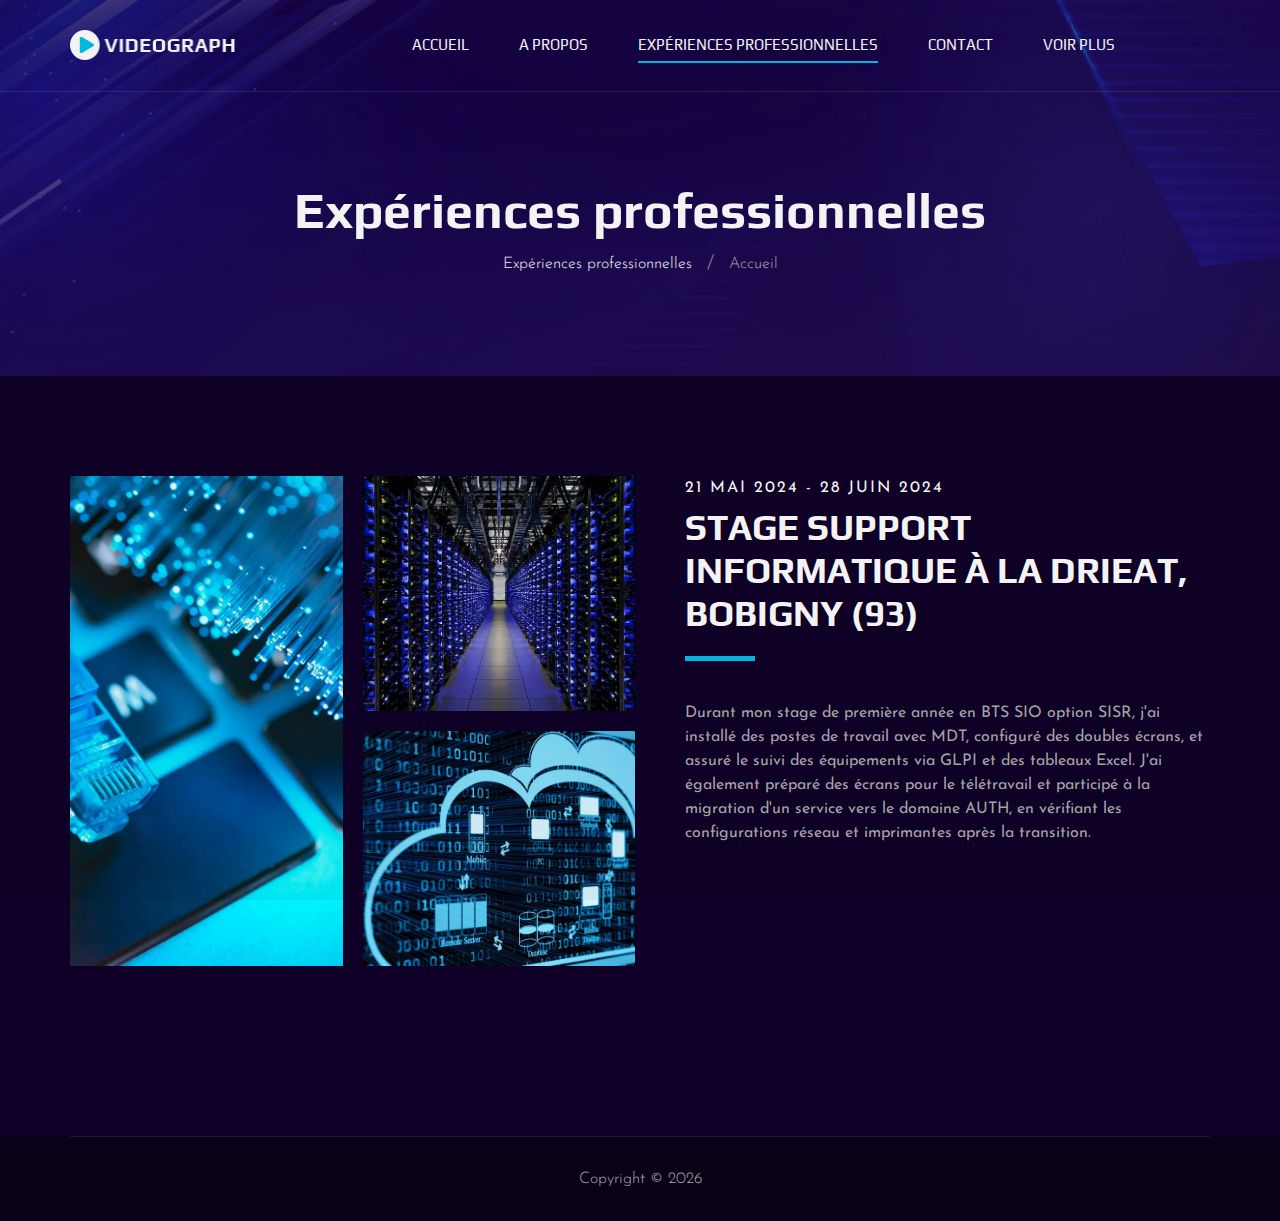
<file: experiences.html>
<!DOCTYPE html>
<html lang="zxx">

<head>
    <meta charset="UTF-8">
    <meta name="description" content="Videograph Template">
    <meta name="keywords" content="Videograph, unica, creative, html">
    <meta name="viewport" content="width=device-width, initial-scale=1.0">
    <meta http-equiv="X-UA-Compatible" content="ie=edge">
    <title>Samy | Portfolio</title>

    <!-- Google Font -->
    <link href="https://fonts.googleapis.com/css2?family=Play:wght@400;700&display=swap" rel="stylesheet">
    <link href="https://fonts.googleapis.com/css2?family=Josefin+Sans:wght@300;400;500;600;700&display=swap"
        rel="stylesheet">

    <!-- Css Styles -->
    <link rel="stylesheet" href="css/bootstrap.min.css" type="text/css">
    <link rel="stylesheet" href="css/font-awesome.min.css" type="text/css">
    <link rel="stylesheet" href="css/elegant-icons.css" type="text/css">
    <link rel="stylesheet" href="css/owl.carousel.min.css" type="text/css">
    <link rel="stylesheet" href="css/magnific-popup.css" type="text/css">
    <link rel="stylesheet" href="css/slicknav.min.css" type="text/css">
    <link rel="stylesheet" href="css/style.css" type="text/css">
</head>

<body>
    <!-- Page Preloder -->
    <div id="preloder">
        <div class="loader"></div>
    </div>

    <!-- Header Section Begin -->
    <header class="header">
        <div class="container">
            <div class="row">
                <div class="col-lg-2">
                    <div class="header__logo">
                        <a href="./index.html"><img src="img/logo.png" alt=""></a>
                    </div>
                </div>
                <div class="col-lg-10">
                    <div class="header__nav__option">
                        <nav class="header__nav__menu mobile-menu">
                            <ul>
                                <li><a href="./index.html">Accueil</a></li>
                                <li><a href="./about.html">A propos</a></li>
                                <li class="active"><a href="./experiences.html">Expériences professionnelles</a></li>
                                <li><a href="./contact.html">Contact</a></li>
                                <li><a href="#">Voir Plus</a>
                                    <ul class="dropdown">
                                        <li><a href="./projets.html">Projets</a></li>
                                        <li><a href="./competences.html">Compétences</a></li>
                                        <li><a href="./veille-technologique.html">Veille technologique</a></li>
                                        <li><a href="./portfolio.html">Documentations</a></li>
                                    </ul>
                                </li>
                                <li><a href="./contact.html"></a></li>
                            </ul>
                        </nav>

                    </div>
                </div>
            </div>
            <div id="mobile-menu-wrap"></div>
        </div>
    </header>
    <!-- Header End -->

    <!-- Breadcrumb Begin -->
    <div class="breadcrumb-option spad set-bg" data-setbg="img/breadcrumb-bg.jpg">
        <div class="container">
            <div class="row">
                <div class="col-lg-12 text-center">
                    <div class="breadcrumb__text">
                        <h2>Expériences professionnelles</h2>
                        <div class="breadcrumb__links">
                            <a href="#">Expériences professionnelles</a>
                            <span>Accueil</span>
                        </div>
                    </div>
                </div>
            </div>
        </div>
    </div>
    <!-- Breadcrumb End -->

    <!-- About Section Begin -->
    <section class="about spad">
        <div class="container">
            <div class="row">
                <div class="col-lg-6">
                    <div class="about__pic">
                        <div class="row">
                            <div class="col-lg-6 col-md-6 col-sm-6">
                                <div class="about__pic__item about__pic__item--large set-bg"
                                    data-setbg="img/about/network1.jpg"></div>
                            </div>
                            <div class="col-lg-6 col-md-6 col-sm-6">
                                <div class="row">
                                    <div class="col-lg-12">
                                        <div class="about__pic__item set-bg" data-setbg="img/about/network2.jpg"></div>
                                    </div>
                                    <div class="col-lg-12">
                                        <div class="about__pic__item set-bg" data-setbg="img/about/network3.jpg"></div>
                                    </div>
                                </div>
                            </div>
                        </div>
                    </div>
                </div>
                <div class="col-lg-6">
                    <div class="about__text">
                        <div class="section-title">
                            <span>21 Mai 2024 - 28 Juin 2024</span>
                            <h2>Stage support informatique à la DRIEAT, Bobigny (93)</h2>

                        </div>

                        <div class="about__text__desc">
                            <p>Durant mon stage de première année en BTS SIO option SISR, j'ai installé des postes
                                de travail avec MDT, configuré des doubles écrans, et assuré le suivi des équipements
                                via GLPI et des tableaux Excel. J'ai également préparé des écrans pour le télétravail et
                                participé à la migration d'un service vers le domaine AUTH, en vérifiant les
                                configurations réseau et imprimantes après la transition.</p>
                        </div>
                    </div>
                </div>
            </div>
        </div>
    </section>
    <!-- About Section End -->

    <!-- Testimonial Section Begin 
    <section class="testimonial spad set-bg" data-setbg="img/testimonial-bg.jpg">
        <div class="container">
            <div class="row">
                <div class="col-lg-12">
                    <div class="section-title center-title">
                        <span>Loved By Clients</span>
                        <h2>What clients say?</h2>
                    </div>
                </div>
            </div>
            <div class="row">
                <div class="testimonial__slider owl-carousel">
                    <div class="col-lg-4">
                        <div class="testimonial__item">
                            <div class="testimonial__text">
                                <p>Delivers such a great service that it can benefit all kinds of people from any number
                                    of industries.</p>
                            </div>
                            <div class="testimonial__author">
                                <div class="testimonial__author__pic">
                                    <img src="img/testimonial/ta-1.jpg" alt="">
                                </div>
                                <div class="testimonial__author__text">
                                    <h5>Krista Attorn</h5>
                                    <span>Web Designer</span>
                                </div>
                            </div>
                        </div>
                    </div>
                    <div class="col-lg-4">
                        <div class="testimonial__item">
                            <div class="testimonial__text">
                                <p>Videographer delivers such a great service that it can benefit all kinds of people
                                    from any number.</p>
                            </div>
                            <div class="testimonial__author">
                                <div class="testimonial__author__pic">
                                    <img src="img/testimonial/ta-2.jpg" alt="">
                                </div>
                                <div class="testimonial__author__text">
                                    <h5>Krista Attorn</h5>
                                    <span>Web Designer</span>
                                </div>
                            </div>
                        </div>
                    </div>
                    <div class="col-lg-4">
                        <div class="testimonial__item">
                            <div class="testimonial__text">
                                <p>Videographer delivers such a great service that it can benefit all kinds of people
                                    from any number.</p>
                            </div>
                            <div class="testimonial__author">
                                <div class="testimonial__author__pic">
                                    <img src="img/testimonial/ta-3.jpg" alt="">
                                </div>
                                <div class="testimonial__author__text">
                                    <h5>Krista Attorn</h5>
                                    <span>Web Designer</span>
                                </div>
                            </div>
                        </div>
                    </div>
                    <div class="col-lg-4">
                        <div class="testimonial__item">
                            <div class="testimonial__text">
                                <p>Delivers such a great service that it can benefit all kinds of people from any number
                                    of industries.</p>
                            </div>
                            <div class="testimonial__author">
                                <div class="testimonial__author__pic">
                                    <img src="img/testimonial/ta-1.jpg" alt="">
                                </div>
                                <div class="testimonial__author__text">
                                    <h5>Krista Attorn</h5>
                                    <span>Web Designer</span>
                                </div>
                            </div>
                        </div>
                    </div>
                    <div class="col-lg-4">
                        <div class="testimonial__item">
                            <div class="testimonial__text">
                                <p>Videographer delivers such a great service that it can benefit all kinds of people
                                    from any number.</p>
                            </div>
                            <div class="testimonial__author">
                                <div class="testimonial__author__pic">
                                    <img src="img/testimonial/ta-2.jpg" alt="">
                                </div>
                                <div class="testimonial__author__text">
                                    <h5>Krista Attorn</h5>
                                    <span>Web Designer</span>
                                </div>
                            </div>
                        </div>
                    </div>
                </div>
            </div>
        </div>
    </section> -->
    <!-- Testimonial Section End -->

    <!-- Counter Section Begin 
    <section class="counter">
        <div class="container">
            <div class="counter__content">
                <div class="row">
                    <div class="col-lg-3 col-md-6 col-sm-6">
                        <div class="counter__item">
                            <div class="counter__item__text">
                                <img src="img/icons/ci-1.png" alt="">
                                <h2 class="counter_num">230</h2>
                                <p>Compled Projects</p>
                            </div>
                        </div>
                    </div>
                    <div class="col-lg-3 col-md-6 col-sm-6">
                        <div class="counter__item second__item">
                            <div class="counter__item__text">
                                <img src="img/icons/ci-2.png" alt="">
                                <h2 class="counter_num">1068</h2>
                                <p>Happy clients</p>
                            </div>
                        </div>
                    </div>
                    <div class="col-lg-3 col-md-6 col-sm-6">
                        <div class="counter__item third__item">
                            <div class="counter__item__text">
                                <img src="img/icons/ci-3.png" alt="">
                                <h2 class="counter_num">230</h2>
                                <p>Perspective clients</p>
                            </div>
                        </div>
                    </div>
                    <div class="col-lg-3 col-md-6 col-sm-6">
                        <div class="counter__item four__item">
                            <div class="counter__item__text">
                                <img src="img/icons/ci-4.png" alt="">
                                <h2 class="counter_num">230</h2>
                                <p>Compled Projects</p>
                            </div>
                        </div>
                    </div>
                </div>
            </div>
        </div>
    </section> -->
    <!-- Counter Section End -->

    <!-- Team Section Begin 
    <section class="team spad set-bg" data-setbg="img/team-bg.jpg">
        <div class="container">
            <div class="row">
                <div class="col-lg-12">
                    <div class="section-title team__title">
                        <span>Nice to meet</span>
                        <h2>OUR Team</h2>
                    </div>
                </div>
            </div>
            <div class="row">
                <div class="col-lg-3 col-md-6 col-sm-6 p-0">
                    <div class="team__item set-bg" data-setbg="img/team/team-1.jpg">
                        <div class="team__item__text">
                            <h4>AMANDA STONE</h4>
                            <p>Videographer</p>
                            <div class="team__item__social">
                                <a href="#"><i class="fa fa-facebook"></i></a>
                                <a href="#"><i class="fa fa-twitter"></i></a>
                                <a href="#"><i class="fa fa-dribbble"></i></a>
                                <a href="#"><i class="fa fa-instagram"></i></a>
                            </div>
                        </div>
                    </div>
                </div>
                <div class="col-lg-3 col-md-6 col-sm-6 p-0">
                    <div class="team__item team__item--second set-bg" data-setbg="img/team/team-2.jpg">
                        <div class="team__item__text">
                            <h4>AMANDA STONE</h4>
                            <p>Videographer</p>
                            <div class="team__item__social">
                                <a href="#"><i class="fa fa-facebook"></i></a>
                                <a href="#"><i class="fa fa-twitter"></i></a>
                                <a href="#"><i class="fa fa-dribbble"></i></a>
                                <a href="#"><i class="fa fa-instagram"></i></a>
                            </div>
                        </div>
                    </div>
                </div>
                <div class="col-lg-3 col-md-6 col-sm-6 p-0">
                    <div class="team__item team__item--third set-bg" data-setbg="img/team/team-3.jpg">
                        <div class="team__item__text">
                            <h4>AMANDA STONE</h4>
                            <p>Videographer</p>
                            <div class="team__item__social">
                                <a href="#"><i class="fa fa-facebook"></i></a>
                                <a href="#"><i class="fa fa-twitter"></i></a>
                                <a href="#"><i class="fa fa-dribbble"></i></a>
                                <a href="#"><i class="fa fa-instagram"></i></a>
                            </div>
                        </div>
                    </div>
                </div>
                <div class="col-lg-3 col-md-6 col-sm-6 p-0">
                    <div class="team__item team__item--four set-bg" data-setbg="img/team/team-4.jpg">
                        <div class="team__item__text">
                            <h4>AMANDA STONE</h4>
                            <p>Videographer</p>
                            <div class="team__item__social">
                                <a href="#"><i class="fa fa-facebook"></i></a>
                                <a href="#"><i class="fa fa-twitter"></i></a>
                                <a href="#"><i class="fa fa-dribbble"></i></a>
                                <a href="#"><i class="fa fa-instagram"></i></a>
                            </div>
                        </div>
                    </div>
                </div>
                <div class="col-lg-12 p-0">
                    <div class="team__btn">
                        <a href="#" class="primary-btn">Meet Our Team</a>
                    </div>
                </div>
            </div>
        </div>
    </section> -->
    <!-- Team Section End -->

    <!-- Footer Section Begin -->
    <footer class="footer">
        <div class="container">
            <div class="footer__copyright">
                <div class="row">
                    <div class="col-lg-12 text-center">
                        <!-- Link back to Colorlib can't be removed. Template is licensed under CC BY 3.0. -->
                        <p class="footer__copyright__text">Copyright &copy;
                            <script>
                                document.write(new Date().getFullYear());
                            </script>
                            <a href="https://colorlib.com" target="_blank"></a>
                        </p>
                        <!-- Link back to Colorlib can't be removed. Template is licensed under CC BY 3.0. -->
                    </div>
                </div>
            </div>
        </div>
    </footer>
    <!-- Footer Section End -->

    <!-- Js Plugins -->
    <script src="js/jquery-3.3.1.min.js"></script>
    <script src="js/bootstrap.min.js"></script>
    <script src="js/jquery.magnific-popup.min.js"></script>
    <script src="js/mixitup.min.js"></script>
    <script src="js/masonry.pkgd.min.js"></script>
    <script src="js/jquery.slicknav.js"></script>
    <script src="js/owl.carousel.min.js"></script>
    <script src="js/main.js"></script>
</body>

</html>
</file>
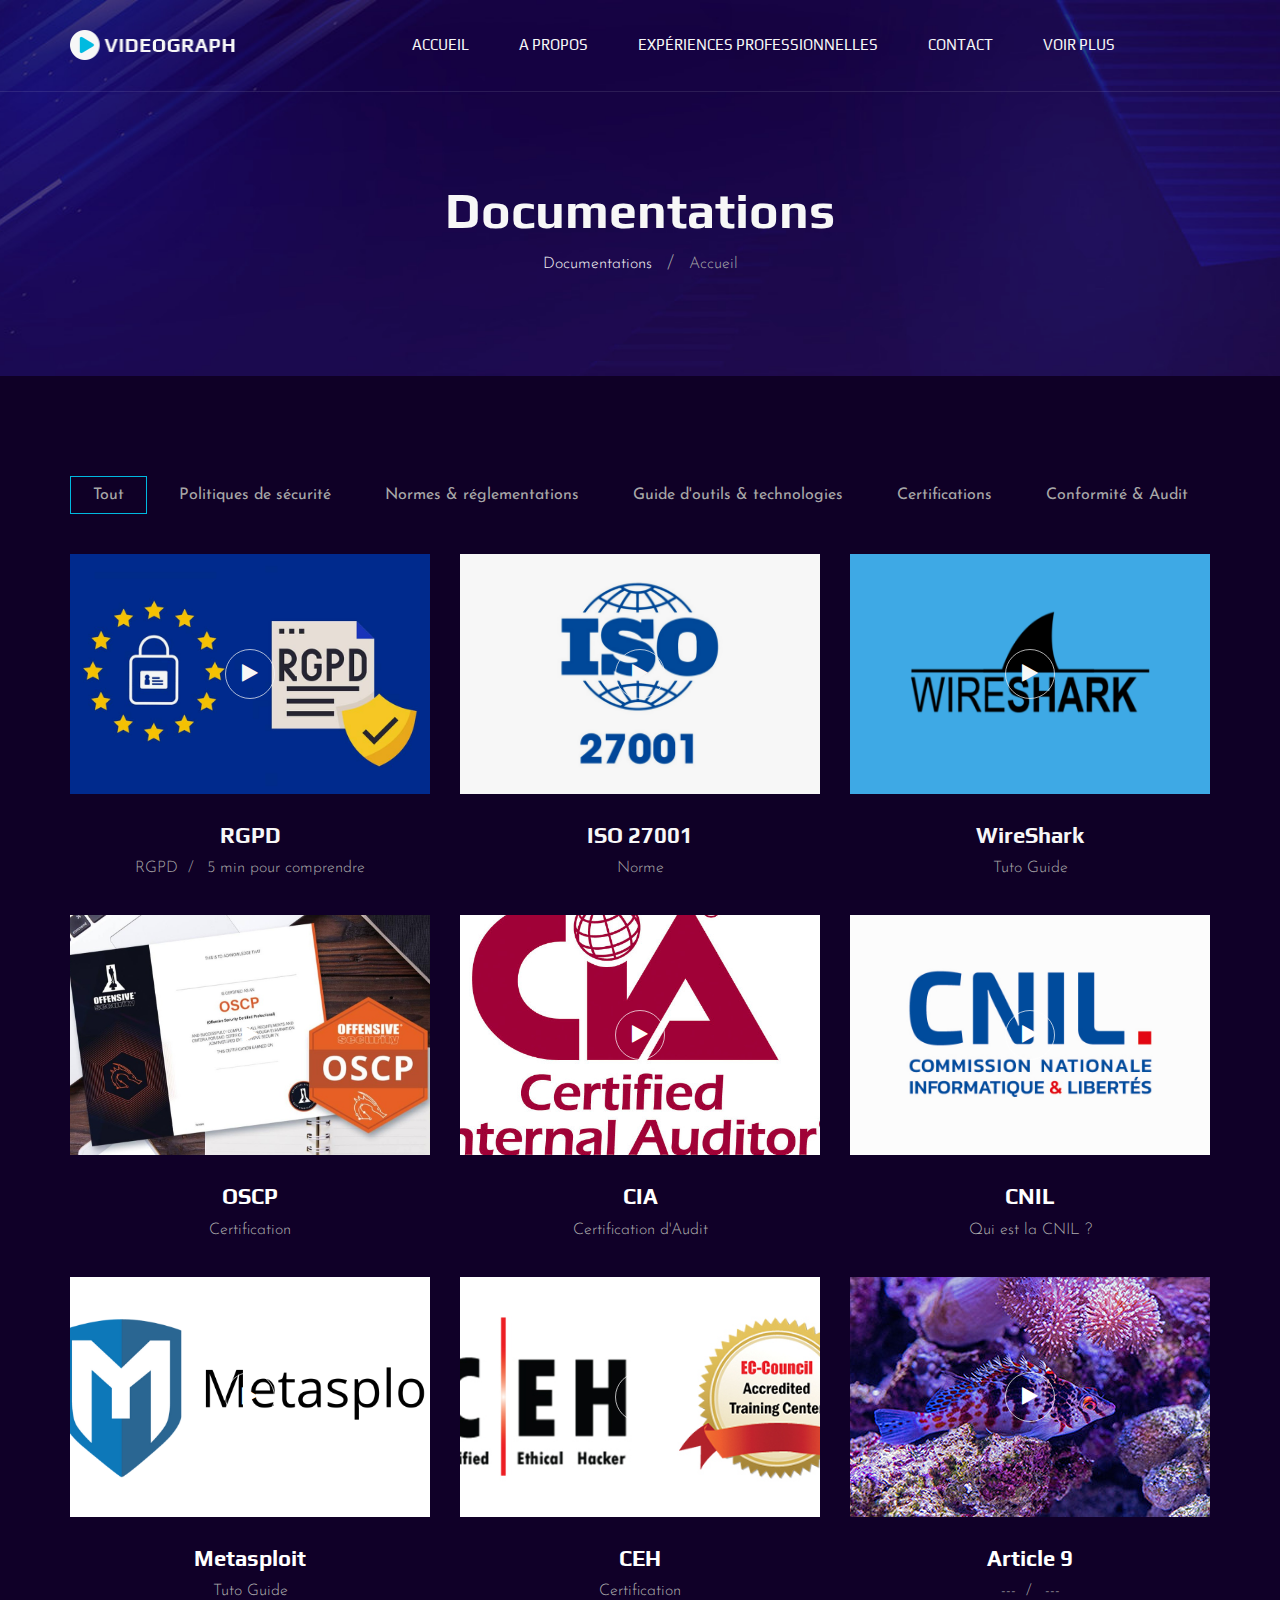
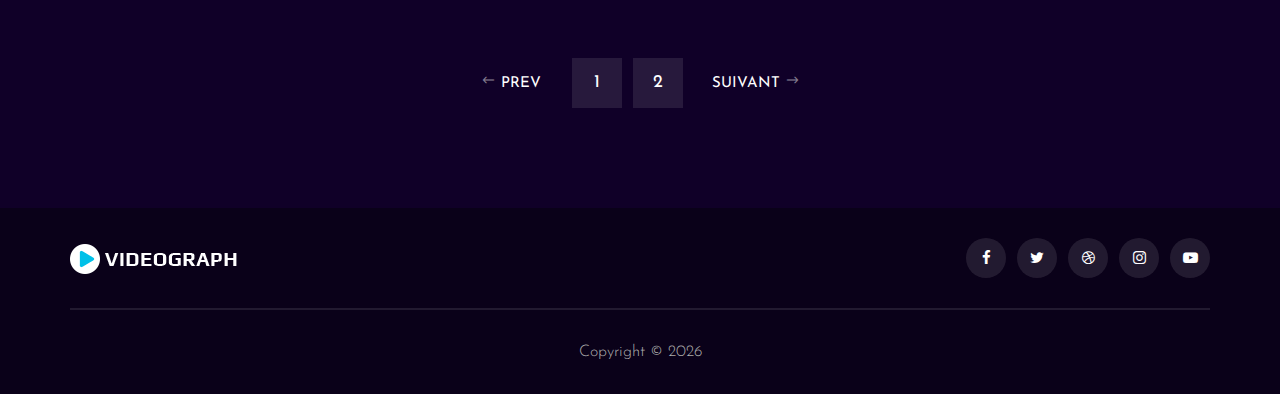
<file: portfolio.html>
<!DOCTYPE html>
<html lang="zxx">

<head>
    <meta charset="UTF-8">
    <meta name="description" content="Videograph Template">
    <meta name="keywords" content="Videograph, unica, creative, html">
    <meta name="viewport" content="width=device-width, initial-scale=1.0">
    <meta http-equiv="X-UA-Compatible" content="ie=edge">
    <title>Samy | Portfolio</title>

    <!-- Google Font -->
    <link href="https://fonts.googleapis.com/css2?family=Play:wght@400;700&display=swap" rel="stylesheet">
    <link href="https://fonts.googleapis.com/css2?family=Josefin+Sans:wght@300;400;500;600;700&display=swap"
        rel="stylesheet">

    <!-- Css Styles -->
    <link rel="stylesheet" href="css/bootstrap.min.css" type="text/css">
    <link rel="stylesheet" href="css/font-awesome.min.css" type="text/css">
    <link rel="stylesheet" href="css/elegant-icons.css" type="text/css">
    <link rel="stylesheet" href="css/owl.carousel.min.css" type="text/css">
    <link rel="stylesheet" href="css/magnific-popup.css" type="text/css">
    <link rel="stylesheet" href="css/slicknav.min.css" type="text/css">
    <link rel="stylesheet" href="css/style.css" type="text/css">
</head>

<body>
    <!-- Page Preloder -->
    <div id="preloder">
        <div class="loader"></div>
    </div>

    <!-- Header Section Begin -->
    <header class="header">
        <div class="container">
            <div class="row">
                <div class="col-lg-2">
                    <div class="header__logo">
                        <a href="./index.html"><img src="img/logo.png" alt=""></a>
                    </div>
                </div>
                <div class="col-lg-10">
                    <div class="header__nav__option">
                        <nav class="header__nav__menu mobile-menu">
                            <ul>
                                <li><a href="./index.html">Accueil</a></li>
                                <li><a href="./about.html">A propos</a></li>
                                <li><a href="./experiences.html">Expériences professionnelles</a></li>
                                <li><a href="./contact.html">Contact</a></li>
                                <li><a href="#">Voir Plus</a>
                                    <ul class="dropdown">
                                        <li><a href="./projets.html">Projets</a></li>
                                        <li><a href="./competences.html">Compétences</a></li>
                                        <li><a href="./veille-technologique.html">Veille technologique</a></li>
                                        <li><a href="./portfolio.html">Documentations</a></li>
                                    </ul>
                                </li>
                                <li><a href="./contact.html"></a></li>
                            </ul>
                        </nav>

                    </div>
                </div>
            </div>
            <div id="mobile-menu-wrap"></div>
        </div>
    </header>
    <!-- Header End -->

    <!-- Breadcrumb Begin -->
    <div class="breadcrumb-option spad set-bg" data-setbg="img/breadcrumb-bg.jpg">
        <div class="container">
            <div class="row">
                <div class="col-lg-12 text-center">
                    <div class="breadcrumb__text">
                        <h2>Documentations</h2>
                        <div class="breadcrumb__links">
                            <a href="#">Documentations</a>
                            <span>Accueil</span>
                        </div>
                    </div>
                </div>
            </div>
        </div>
    </div>
    <!-- Breadcrumb End -->

    <!-- Portfolio Section Begin -->
    <section class="portfolio spad">
        <div class="container">
            <div class="row">
                <div class="col-lg-12">
                    <ul class="portfolio__filter">
                        <li class="active" data-filter="*">Tout</li>
                        <li data-filter=".branding">Politiques de sécurité</li>
                        <li data-filter=".digital-marketing">Normes & réglementations</li>
                        <li data-filter=".web">Guide d'outils & technologies</li>
                        <li data-filter=".photography">Certifications</li>
                        <li data-filter=" .ecommerce">Conformité & Audit</li>
                    </ul>
                </div>
            </div>
            <div class="row portfolio__gallery">
                <div class="col-lg-4 col-md-6 col-sm-6 mix branding">
                    <div class="portfolio__item">
                        <div class="portfolio__item__video set-bg" data-setbg="img/rgpd.jpg">
                            <a href="https://www.youtube.com/watch?v=2STycFbNk0c" class="play-btn video-popup"><i
                                    class="fa fa-play"></i></a>
                        </div>
                        <div class="portfolio__item__text">
                            <h4>RGPD</h4>
                            <ul>
                                <li>RGPD</li>
                                <li>5 min pour comprendre</li>
                            </ul>
                        </div>
                    </div>
                </div>
                <div class="col-lg-4 col-md-6 col-sm-6 mix digital-marketing">
                    <div class="portfolio__item">
                        <div class="portfolio__item__video set-bg" data-setbg="img/iso.webp">
                            <a href="https://www.youtube.com/watch?v=w6F--WEoc7A" class="play-btn video-popup"><i
                                    class="fa fa-play"></i></a>
                        </div>
                        <div class="portfolio__item__text">
                            <h4>ISO 27001</h4>
                            <span>Norme</span>
                        </div>
                    </div>
                </div>
                <div class="col-lg-4 col-md-6 col-sm-6 mix web">
                    <div class="portfolio__item">
                        <div class="portfolio__item__video set-bg" data-setbg="img/wireshark.png">
                            <a href="https://www.youtube.com/watch?v=jDagQDXaf6o" class="play-btn video-popup"><i
                                    class="fa fa-play"></i></a>
                        </div>
                        <div class="portfolio__item__text">
                            <h4>WireShark</h4>
                            <ul>
                                <li>Tuto Guide</li>

                            </ul>
                        </div>
                    </div>
                </div>
                <div class="col-lg-4 col-md-6 col-sm-6 mix photography">
                    <div class="portfolio__item">
                        <div class="portfolio__item__video set-bg" data-setbg="img/oscp.jpg">
                            <a href="https://www.youtube.com/watch?v=mtqqqj9tbq0" class="play-btn video-popup"><i
                                    class="fa fa-play"></i></a>
                        </div>
                        <div class="portfolio__item__text">
                            <h4>OSCP</h4>
                            <ul>
                                <li>Certification</li>

                            </ul>
                        </div>
                    </div>
                </div>
                <div class="col-lg-4 col-md-6 col-sm-6 mix ecommerce">
                    <div class="portfolio__item">
                        <div class="portfolio__item__video set-bg" data-setbg="img/cia.jpg">
                            <a href="https://www.youtube.com/watch?v=TZ2yUCLbaVU&list=PL88BufbnCzx7CEui6b6gnNhWJWSD-QvuA"
                                class="play-btn video-popup"><i class="fa fa-play"></i></a>
                        </div>
                        <div class="portfolio__item__text">
                            <h4>CIA</h4>
                            <span>Certification d'Audit</span>
                        </div>
                    </div>
                </div>
                <div class="col-lg-4 col-md-6 col-sm-6 mix branding">
                    <div class="portfolio__item">
                        <div class="portfolio__item__video set-bg" data-setbg="img/cnil.jpg">
                            <a href="https://www.youtube.com/watch?v=EsLNs6c42MU" class="play-btn video-popup"><i
                                    class="fa fa-play"></i></a>
                        </div>
                        <div class="portfolio__item__text">
                            <h4>CNIL</h4>
                            <ul>
                                <li>Qui est la CNIL ?</li>

                            </ul>
                        </div>
                    </div>
                </div>
                <div class="col-lg-4 col-md-6 col-sm-6 mix web">
                    <div class="portfolio__item">
                        <div class="portfolio__item__video set-bg" data-setbg="img/metasploit.png">
                            <a href="https://www.youtube.com/watch?v=mYl_5C58xm4" class="play-btn video-popup"><i
                                    class="fa fa-play"></i></a>
                        </div>
                        <div class="portfolio__item__text">
                            <h4>Metasploit</h4>
                            <ul>
                                <li>Tuto Guide</li>
                            </ul>
                        </div>
                    </div>
                </div>
                <div class="col-lg-4 col-md-6 col-sm-6 mix photography">
                    <div class="portfolio__item">
                        <div class="portfolio__item__video set-bg" data-setbg="img/ceh.jpg">
                            <a href="https://www.youtube.com/watch?v=p4CWuxPZITI" class="play-btn video-popup"><i
                                    class="fa fa-play"></i></a>
                        </div>
                        <div class="portfolio__item__text">
                            <h4>CEH</h4>
                            <span>Certification</span>
                        </div>
                    </div>
                </div>
                <div class="col-lg-4 col-md-6 col-sm-6 mix ecommerce">
                    <div class="portfolio__item">
                        <div class="portfolio__item__video set-bg" data-setbg="img/portfolio/portfolio-9.jpg">
                            <a href="https://www.youtube.com/watch?v=LXb3EKWsInQ" class="play-btn video-popup"><i
                                    class="fa fa-play"></i></a>
                        </div>
                        <div class="portfolio__item__text">
                            <h4>Article 9</h4>
                            <ul>
                                <li>---</li>
                                <li>---</li>
                            </ul>
                        </div>
                    </div>
                </div>
            </div>
            <div class="row">
                <div class="col-lg-12">
                    <div class="pagination__option">
                        <a href="#" class="arrow__pagination left__arrow"><span class="arrow_left"></span> Prev</a>
                        <a href="#" class="number__pagination">1</a>
                        <a href="#" class="number__pagination">2</a>
                        <a href="#" class="arrow__pagination right__arrow">Suivant <span class="arrow_right"></span></a>
                    </div>
                </div>
            </div>
        </div>
    </section>
    <!-- Portfolio Section End -->

    <!-- Footer Section Begin -->
    <footer class="footer">
        <div class="container">
            <div class="footer__top">
                <div class="row">
                    <div class="col-lg-6 col-md-6">
                        <div class="footer__top__logo">
                            <a href="#"><img src="img/logo.png" alt=""></a>
                        </div>
                    </div>
                    <div class="col-lg-6 col-md-6">
                        <div class="footer__top__social">
                            <a href="#"><i class="fa fa-facebook"></i></a>
                            <a href="#"><i class="fa fa-twitter"></i></a>
                            <a href="#"><i class="fa fa-dribbble"></i></a>
                            <a href="#"><i class="fa fa-instagram"></i></a>
                            <a href="#"><i class="fa fa-youtube-play"></i></a>
                        </div>
                    </div>
                </div>
            </div>

            <div class="footer__copyright">
                <div class="row">
                    <div class="col-lg-12 text-center">
                        <!-- Link back to Colorlib can't be removed. Template is licensed under CC BY 3.0. -->
                        <p class="footer__copyright__text">Copyright &copy;
                            <script>
                                document.write(new Date().getFullYear());
                            </script>

                        </p>
                        <!-- Link back to Colorlib can't be removed. Template is licensed under CC BY 3.0. -->
                    </div>
                </div>
            </div>
        </div>
    </footer>
    <!-- Footer Section End -->

    <!-- Js Plugins -->
    <script src="js/jquery-3.3.1.min.js"></script>
    <script src="js/bootstrap.min.js"></script>
    <script src="js/jquery.magnific-popup.min.js"></script>
    <script src="js/mixitup.min.js"></script>
    <script src="js/masonry.pkgd.min.js"></script>
    <script src="js/jquery.slicknav.js"></script>
    <script src="js/owl.carousel.min.js"></script>
    <script src="js/main.js"></script>
</body>

</html>
</file>
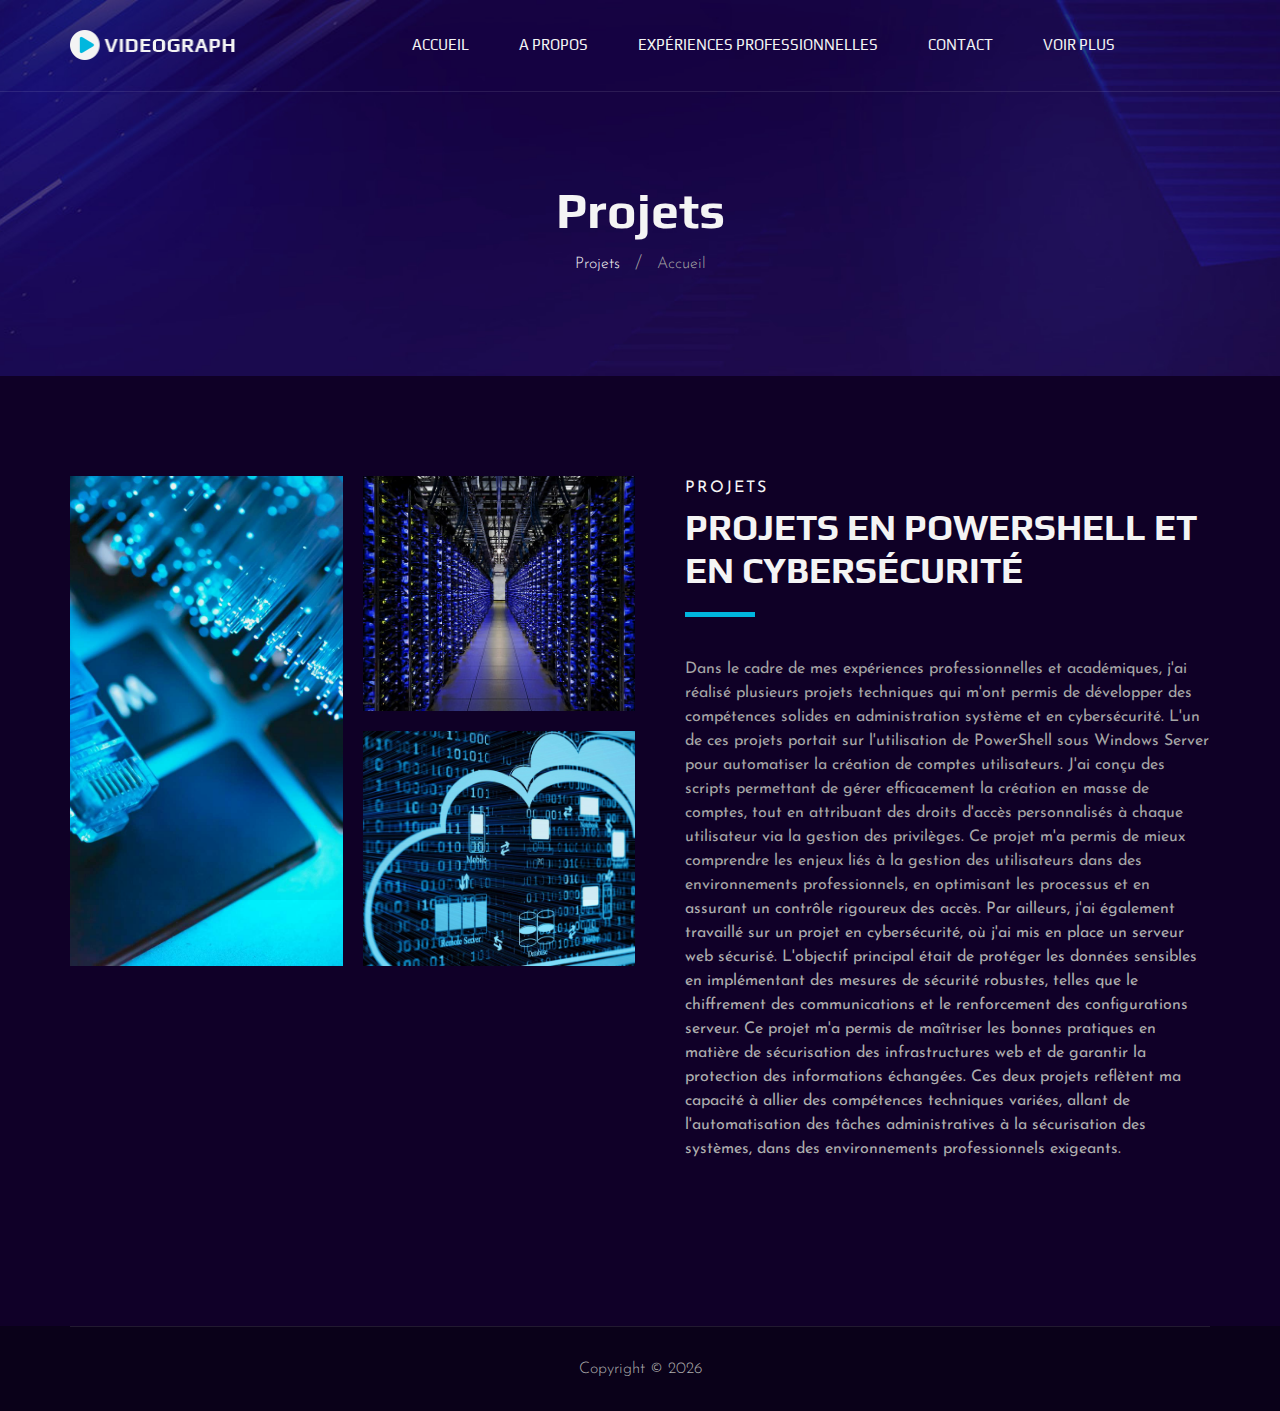
<file: projets.html>
<!DOCTYPE html>
<html lang="zxx">

<head>
    <meta charset="UTF-8">
    <meta name="description" content="Videograph Template">
    <meta name="keywords" content="Videograph, unica, creative, html">
    <meta name="viewport" content="width=device-width, initial-scale=1.0">
    <meta http-equiv="X-UA-Compatible" content="ie=edge">
    <title>Samy | Portfolio</title>

    <!-- Google Font -->
    <link href="https://fonts.googleapis.com/css2?family=Play:wght@400;700&display=swap" rel="stylesheet">
    <link href="https://fonts.googleapis.com/css2?family=Josefin+Sans:wght@300;400;500;600;700&display=swap"
        rel="stylesheet">

    <!-- Css Styles -->
    <link rel="stylesheet" href="css/bootstrap.min.css" type="text/css">
    <link rel="stylesheet" href="css/font-awesome.min.css" type="text/css">
    <link rel="stylesheet" href="css/elegant-icons.css" type="text/css">
    <link rel="stylesheet" href="css/owl.carousel.min.css" type="text/css">
    <link rel="stylesheet" href="css/magnific-popup.css" type="text/css">
    <link rel="stylesheet" href="css/slicknav.min.css" type="text/css">
    <link rel="stylesheet" href="css/style.css" type="text/css">
</head>

<body>
    <!-- Page Preloder -->
    <div id="preloder">
        <div class="loader"></div>
    </div>

    <!-- Header Section Begin -->
    <header class="header">
        <div class="container">
            <div class="row">
                <div class="col-lg-2">
                    <div class="header__logo">
                        <a href="./index.html"><img src="img/logo.png" alt=""></a>
                    </div>
                </div>
                <div class="col-lg-10">
                    <div class="header__nav__option">
                        <nav class="header__nav__menu mobile-menu">
                            <ul>
                                <li><a href="./index.html">Accueil</a></li>
                                <li><a href="./about.html">A propos</a></li>
                                <li><a href="./experiences.html">Expériences professionnelles</a></li>
                                <li><a href="./contact.html">Contact</a></li>
                                <li><a href="#">Voir Plus</a>
                                    <ul class="dropdown">
                                        <li class="active"><a href="./projets.html">Projets</a></li>
                                        <li><a href="./competences.html">Compétences</a></li>
                                        <li><a href="./veille-technologique.html">Veille technologique</a></li>
                                        <li><a href="./portfolio.html">Documentations</a></li>
                                    </ul>
                                </li>
                                <li><a href="./contact.html"></a></li>
                            </ul>
                        </nav>

                    </div>
                </div>
            </div>
            <div id="mobile-menu-wrap"></div>
        </div>
    </header>
    <!-- Header End -->

    <!-- Breadcrumb Begin -->
    <div class="breadcrumb-option spad set-bg" data-setbg="img/breadcrumb-bg.jpg">
        <div class="container">
            <div class="row">
                <div class="col-lg-12 text-center">
                    <div class="breadcrumb__text">
                        <h2>Projets</h2>
                        <div class="breadcrumb__links">
                            <a href="#">Projets</a>
                            <span>Accueil</span>
                        </div>
                    </div>
                </div>
            </div>
        </div>
    </div>
    <!-- Breadcrumb End -->

    <!-- About Section Begin -->
    <section class="about spad">
        <div class="container">
            <div class="row">
                <div class="col-lg-6">
                    <div class="about__pic">
                        <div class="row">
                            <div class="col-lg-6 col-md-6 col-sm-6">
                                <div class="about__pic__item about__pic__item--large set-bg"
                                    data-setbg="img/about/network1.jpg"></div>
                            </div>
                            <div class="col-lg-6 col-md-6 col-sm-6">
                                <div class="row">
                                    <div class="col-lg-12">
                                        <div class="about__pic__item set-bg" data-setbg="img/about/network2.jpg"></div>
                                    </div>
                                    <div class="col-lg-12">
                                        <div class="about__pic__item set-bg" data-setbg="img/about/network3.jpg"></div>
                                    </div>
                                </div>
                            </div>
                        </div>
                    </div>
                </div>
                <div class="col-lg-6">
                    <div class="about__text">
                        <div class="section-title">
                            <span>Projets</span>
                            <h2>Projets en PowerShell et en Cybersécurité</h2>

                        </div>

                        <div class="about__text__desc">
                            <p>Dans le cadre de mes expériences professionnelles et académiques, j'ai réalisé plusieurs
                                projets techniques qui m'ont permis de développer des compétences solides en
                                administration système et en cybersécurité. L'un de ces projets portait sur
                                l'utilisation de PowerShell sous Windows Server pour automatiser la création de comptes
                                utilisateurs. J'ai conçu des scripts permettant de gérer efficacement la création en
                                masse de comptes, tout en attribuant des droits d'accès personnalisés à chaque
                                utilisateur via la gestion des privilèges. Ce projet m'a permis de mieux comprendre les
                                enjeux liés à la gestion des utilisateurs dans des environnements professionnels, en
                                optimisant les processus et en assurant un contrôle rigoureux des accès. Par ailleurs,
                                j'ai également travaillé sur un projet en cybersécurité, où j'ai mis en place un serveur
                                web sécurisé. L'objectif principal était de protéger les données sensibles en
                                implémentant des mesures de sécurité robustes, telles que le chiffrement des
                                communications et le renforcement des configurations serveur. Ce projet m'a permis de
                                maîtriser les bonnes pratiques en matière de sécurisation des infrastructures web et de
                                garantir la protection des informations échangées. Ces deux projets reflètent ma
                                capacité à allier des compétences techniques variées, allant de l'automatisation des
                                tâches administratives à la sécurisation des systèmes, dans des environnements
                                professionnels exigeants.</p>
                        </div>
                    </div>

                </div>

            </div>
        </div>
    </section>
    <!-- About Section End -->

    <!-- Testimonial Section Begin 
    <section class="testimonial spad set-bg" data-setbg="img/testimonial-bg.jpg">
        <div class="container">
            <div class="row">
                <div class="col-lg-12">
                    <div class="section-title center-title">
                        <span>Loved By Clients</span>
                        <h2>What clients say?</h2>
                    </div>
                </div>
            </div>
            <div class="row">
                <div class="testimonial__slider owl-carousel">
                    <div class="col-lg-4">
                        <div class="testimonial__item">
                            <div class="testimonial__text">
                                <p>Delivers such a great service that it can benefit all kinds of people from any number
                                    of industries.</p>
                            </div>
                            <div class="testimonial__author">
                                <div class="testimonial__author__pic">
                                    <img src="img/testimonial/ta-1.jpg" alt="">
                                </div>
                                <div class="testimonial__author__text">
                                    <h5>Krista Attorn</h5>
                                    <span>Web Designer</span>
                                </div>
                            </div>
                        </div>
                    </div>
                    <div class="col-lg-4">
                        <div class="testimonial__item">
                            <div class="testimonial__text">
                                <p>Videographer delivers such a great service that it can benefit all kinds of people
                                    from any number.</p>
                            </div>
                            <div class="testimonial__author">
                                <div class="testimonial__author__pic">
                                    <img src="img/testimonial/ta-2.jpg" alt="">
                                </div>
                                <div class="testimonial__author__text">
                                    <h5>Krista Attorn</h5>
                                    <span>Web Designer</span>
                                </div>
                            </div>
                        </div>
                    </div>
                    <div class="col-lg-4">
                        <div class="testimonial__item">
                            <div class="testimonial__text">
                                <p>Videographer delivers such a great service that it can benefit all kinds of people
                                    from any number.</p>
                            </div>
                            <div class="testimonial__author">
                                <div class="testimonial__author__pic">
                                    <img src="img/testimonial/ta-3.jpg" alt="">
                                </div>
                                <div class="testimonial__author__text">
                                    <h5>Krista Attorn</h5>
                                    <span>Web Designer</span>
                                </div>
                            </div>
                        </div>
                    </div>
                    <div class="col-lg-4">
                        <div class="testimonial__item">
                            <div class="testimonial__text">
                                <p>Delivers such a great service that it can benefit all kinds of people from any number
                                    of industries.</p>
                            </div>
                            <div class="testimonial__author">
                                <div class="testimonial__author__pic">
                                    <img src="img/testimonial/ta-1.jpg" alt="">
                                </div>
                                <div class="testimonial__author__text">
                                    <h5>Krista Attorn</h5>
                                    <span>Web Designer</span>
                                </div>
                            </div>
                        </div>
                    </div>
                    <div class="col-lg-4">
                        <div class="testimonial__item">
                            <div class="testimonial__text">
                                <p>Videographer delivers such a great service that it can benefit all kinds of people
                                    from any number.</p>
                            </div>
                            <div class="testimonial__author">
                                <div class="testimonial__author__pic">
                                    <img src="img/testimonial/ta-2.jpg" alt="">
                                </div>
                                <div class="testimonial__author__text">
                                    <h5>Krista Attorn</h5>
                                    <span>Web Designer</span>
                                </div>
                            </div>
                        </div>
                    </div>
                </div>
            </div>
        </div>
    </section> -->
    <!-- Testimonial Section End -->

    <!-- Counter Section Begin 
    <section class="counter">
        <div class="container">
            <div class="counter__content">
                <div class="row">
                    <div class="col-lg-3 col-md-6 col-sm-6">
                        <div class="counter__item">
                            <div class="counter__item__text">
                                <img src="img/icons/ci-1.png" alt="">
                                <h2 class="counter_num">230</h2>
                                <p>Compled Projects</p>
                            </div>
                        </div>
                    </div>
                    <div class="col-lg-3 col-md-6 col-sm-6">
                        <div class="counter__item second__item">
                            <div class="counter__item__text">
                                <img src="img/icons/ci-2.png" alt="">
                                <h2 class="counter_num">1068</h2>
                                <p>Happy clients</p>
                            </div>
                        </div>
                    </div>
                    <div class="col-lg-3 col-md-6 col-sm-6">
                        <div class="counter__item third__item">
                            <div class="counter__item__text">
                                <img src="img/icons/ci-3.png" alt="">
                                <h2 class="counter_num">230</h2>
                                <p>Perspective clients</p>
                            </div>
                        </div>
                    </div>
                    <div class="col-lg-3 col-md-6 col-sm-6">
                        <div class="counter__item four__item">
                            <div class="counter__item__text">
                                <img src="img/icons/ci-4.png" alt="">
                                <h2 class="counter_num">230</h2>
                                <p>Compled Projects</p>
                            </div>
                        </div>
                    </div>
                </div>
            </div>
        </div>
    </section> -->
    <!-- Counter Section End -->

    <!-- Team Section Begin 
    <section class="team spad set-bg" data-setbg="img/team-bg.jpg">
        <div class="container">
            <div class="row">
                <div class="col-lg-12">
                    <div class="section-title team__title">
                        <span>Nice to meet</span>
                        <h2>OUR Team</h2>
                    </div>
                </div>
            </div>
            <div class="row">
                <div class="col-lg-3 col-md-6 col-sm-6 p-0">
                    <div class="team__item set-bg" data-setbg="img/team/team-1.jpg">
                        <div class="team__item__text">
                            <h4>AMANDA STONE</h4>
                            <p>Videographer</p>
                            <div class="team__item__social">
                                <a href="#"><i class="fa fa-facebook"></i></a>
                                <a href="#"><i class="fa fa-twitter"></i></a>
                                <a href="#"><i class="fa fa-dribbble"></i></a>
                                <a href="#"><i class="fa fa-instagram"></i></a>
                            </div>
                        </div>
                    </div>
                </div>
                <div class="col-lg-3 col-md-6 col-sm-6 p-0">
                    <div class="team__item team__item--second set-bg" data-setbg="img/team/team-2.jpg">
                        <div class="team__item__text">
                            <h4>AMANDA STONE</h4>
                            <p>Videographer</p>
                            <div class="team__item__social">
                                <a href="#"><i class="fa fa-facebook"></i></a>
                                <a href="#"><i class="fa fa-twitter"></i></a>
                                <a href="#"><i class="fa fa-dribbble"></i></a>
                                <a href="#"><i class="fa fa-instagram"></i></a>
                            </div>
                        </div>
                    </div>
                </div>
                <div class="col-lg-3 col-md-6 col-sm-6 p-0">
                    <div class="team__item team__item--third set-bg" data-setbg="img/team/team-3.jpg">
                        <div class="team__item__text">
                            <h4>AMANDA STONE</h4>
                            <p>Videographer</p>
                            <div class="team__item__social">
                                <a href="#"><i class="fa fa-facebook"></i></a>
                                <a href="#"><i class="fa fa-twitter"></i></a>
                                <a href="#"><i class="fa fa-dribbble"></i></a>
                                <a href="#"><i class="fa fa-instagram"></i></a>
                            </div>
                        </div>
                    </div>
                </div>
                <div class="col-lg-3 col-md-6 col-sm-6 p-0">
                    <div class="team__item team__item--four set-bg" data-setbg="img/team/team-4.jpg">
                        <div class="team__item__text">
                            <h4>AMANDA STONE</h4>
                            <p>Videographer</p>
                            <div class="team__item__social">
                                <a href="#"><i class="fa fa-facebook"></i></a>
                                <a href="#"><i class="fa fa-twitter"></i></a>
                                <a href="#"><i class="fa fa-dribbble"></i></a>
                                <a href="#"><i class="fa fa-instagram"></i></a>
                            </div>
                        </div>
                    </div>
                </div>
                <div class="col-lg-12 p-0">
                    <div class="team__btn">
                        <a href="#" class="primary-btn">Meet Our Team</a>
                    </div>
                </div>
            </div>
        </div>
    </section> -->
    <!-- Team Section End -->

    <!-- Footer Section Begin -->
    <footer class="footer">
        <div class="container">
            <div class="footer__copyright">
                <div class="row">
                    <div class="col-lg-12 text-center">
                        <!-- Link back to Colorlib can't be removed. Template is licensed under CC BY 3.0. -->
                        <p class="footer__copyright__text">Copyright &copy;
                            <script>
                                document.write(new Date().getFullYear());
                            </script>
                            <a href="https://colorlib.com" target="_blank"></a>
                        </p>
                        <!-- Link back to Colorlib can't be removed. Template is licensed under CC BY 3.0. -->
                    </div>
                </div>
            </div>
        </div>
    </footer>
    <!-- Footer Section End -->

    <!-- Js Plugins -->
    <script src="js/jquery-3.3.1.min.js"></script>
    <script src="js/bootstrap.min.js"></script>
    <script src="js/jquery.magnific-popup.min.js"></script>
    <script src="js/mixitup.min.js"></script>
    <script src="js/masonry.pkgd.min.js"></script>
    <script src="js/jquery.slicknav.js"></script>
    <script src="js/owl.carousel.min.js"></script>
    <script src="js/main.js"></script>
</body>

</html>
</file>
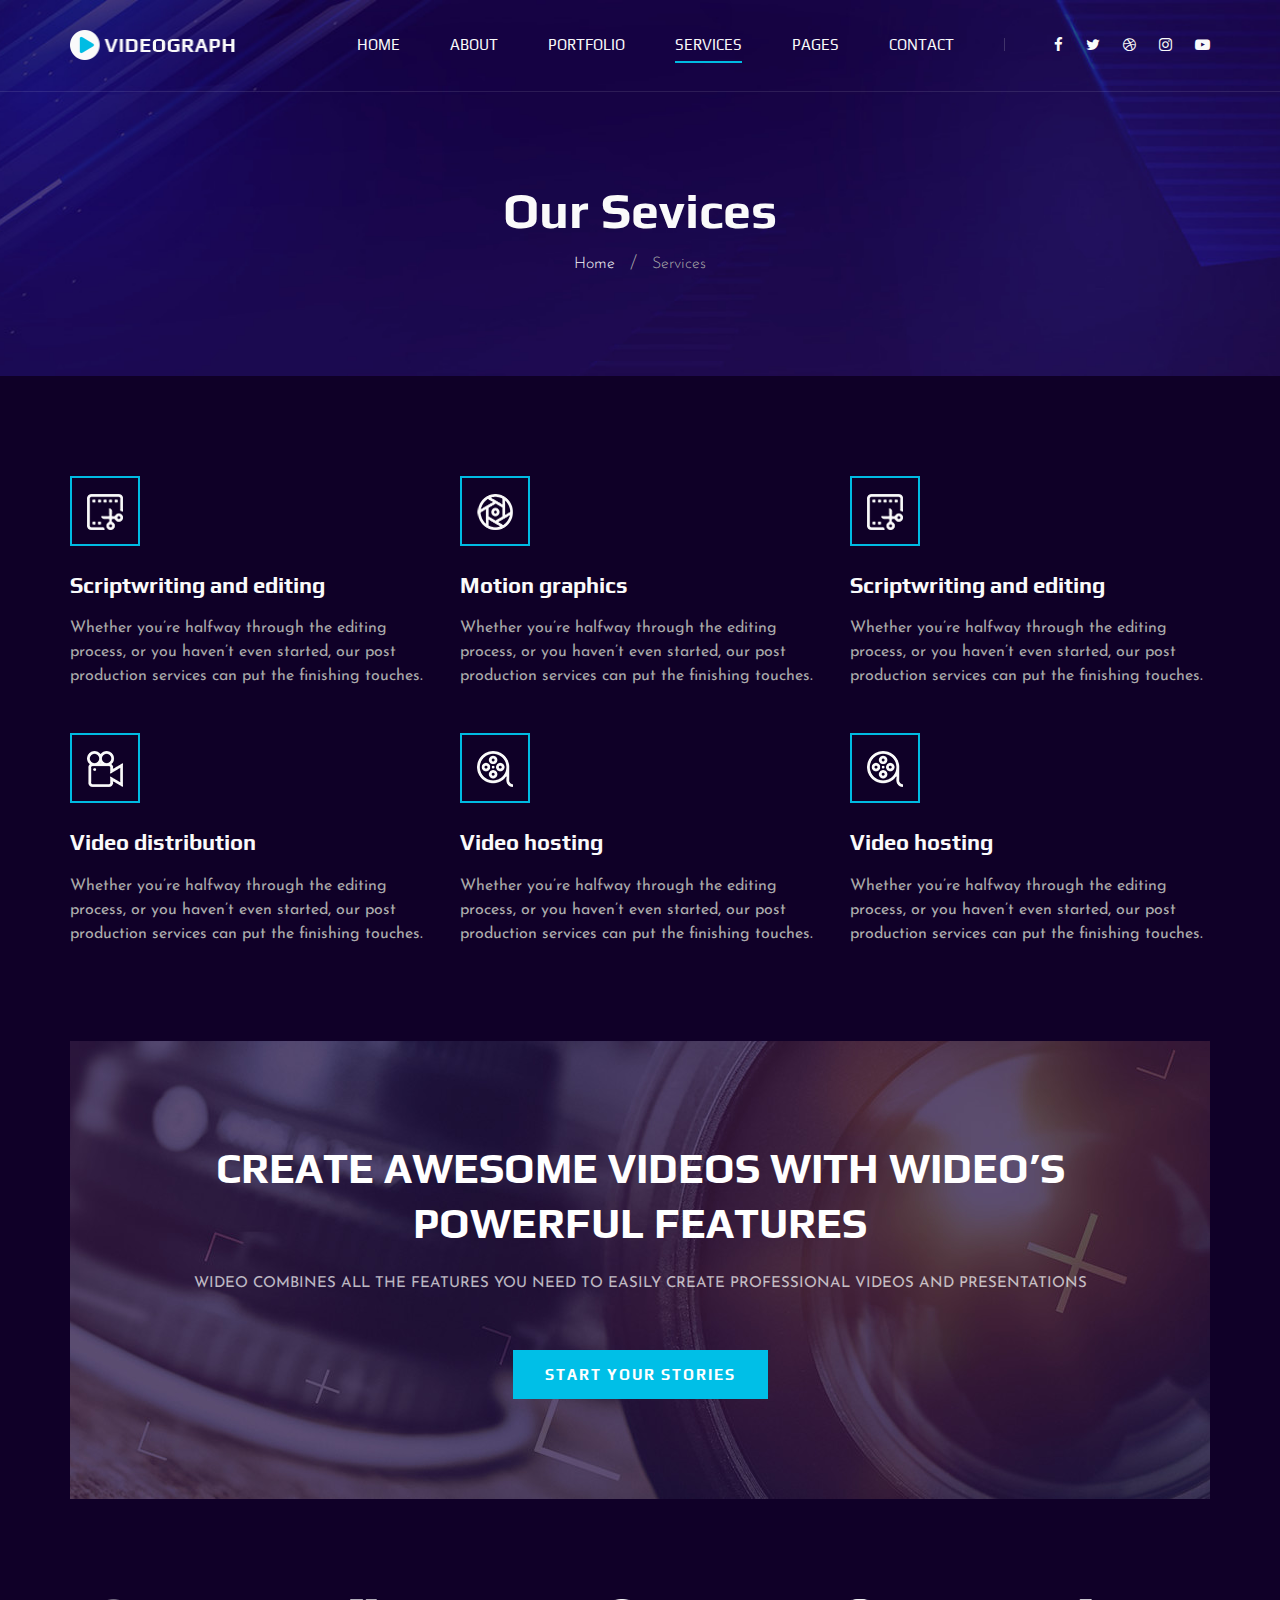
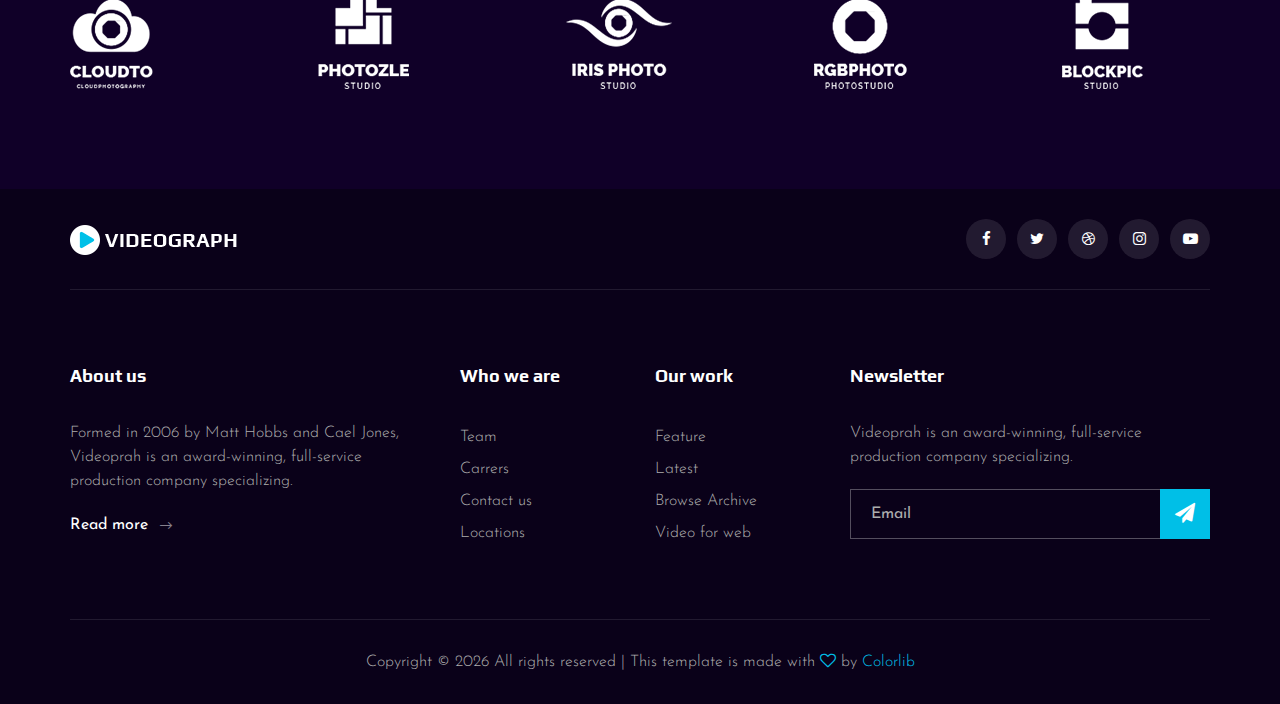
<file: services.html>
<!DOCTYPE html>
<html lang="zxx">

<head>
    <meta charset="UTF-8">
    <meta name="description" content="Videograph Template">
    <meta name="keywords" content="Videograph, unica, creative, html">
    <meta name="viewport" content="width=device-width, initial-scale=1.0">
    <meta http-equiv="X-UA-Compatible" content="ie=edge">
    <title>Videograph | Template</title>

    <!-- Google Font -->
    <link href="https://fonts.googleapis.com/css2?family=Play:wght@400;700&display=swap" rel="stylesheet">
    <link href="https://fonts.googleapis.com/css2?family=Josefin+Sans:wght@300;400;500;600;700&display=swap"
        rel="stylesheet">

    <!-- Css Styles -->
    <link rel="stylesheet" href="css/bootstrap.min.css" type="text/css">
    <link rel="stylesheet" href="css/font-awesome.min.css" type="text/css">
    <link rel="stylesheet" href="css/elegant-icons.css" type="text/css">
    <link rel="stylesheet" href="css/owl.carousel.min.css" type="text/css">
    <link rel="stylesheet" href="css/magnific-popup.css" type="text/css">
    <link rel="stylesheet" href="css/slicknav.min.css" type="text/css">
    <link rel="stylesheet" href="css/style.css" type="text/css">
</head>

<body>
    <!-- Page Preloder -->
    <div id="preloder">
        <div class="loader"></div>
    </div>

    <!-- Header Section Begin -->
    <header class="header">
        <div class="container">
            <div class="row">
                <div class="col-lg-2">
                    <div class="header__logo">
                        <a href="./index.html"><img src="img/logo.png" alt=""></a>
                    </div>
                </div>
                <div class="col-lg-10">
                    <div class="header__nav__option">
                        <nav class="header__nav__menu mobile-menu">
                            <ul>
                                <li><a href="./index.html">Home</a></li>
                                <li><a href="./about.html">About</a></li>
                                <li><a href="./portfolio.html">Portfolio</a></li>
                                <li class="active"><a href="./services.html">Services</a></li>
                                <li><a href="#">Pages</a>
                                    <ul class="dropdown">
                                        <li><a href="./about.html">About</a></li>
                                        <li><a href="./portfolio.html">Portfolio</a></li>
                                        <li><a href="./blog.html">Blog</a></li>
                                        <li><a href="./blog-details.html">Blog Details</a></li>
                                    </ul>
                                </li>
                                <li><a href="./contact.html">Contact</a></li>
                            </ul>
                        </nav>
                        <div class="header__nav__social">
                            <a href="#"><i class="fa fa-facebook"></i></a>
                            <a href="#"><i class="fa fa-twitter"></i></a>
                            <a href="#"><i class="fa fa-dribbble"></i></a>
                            <a href="#"><i class="fa fa-instagram"></i></a>
                            <a href="#"><i class="fa fa-youtube-play"></i></a>
                        </div>
                    </div>
                </div>
            </div>
            <div id="mobile-menu-wrap"></div>
        </div>
    </header>
    <!-- Header End -->

    <!-- Breadcrumb Begin -->
    <div class="breadcrumb-option spad set-bg" data-setbg="img/breadcrumb-bg.jpg">
        <div class="container">
            <div class="row">
                <div class="col-lg-12 text-center">
                    <div class="breadcrumb__text">
                        <h2>Our Sevices</h2>
                        <div class="breadcrumb__links">
                            <a href="#">Home</a>
                            <span>Services</span>
                        </div>
                    </div>
                </div>
            </div>
        </div>
    </div>
    <!-- Breadcrumb End -->

    <!-- Services Section Begin -->
    <section class="services-page spad">
        <div class="container">
            <div class="row">
                <div class="col-lg-4 col-md-6 col-sm-6">
                    <div class="services__item">
                        <div class="services__item__icon">
                            <img src="img/icons/si-2.png" alt="">
                        </div>
                        <h4>Scriptwriting and editing</h4>
                        <p>Whether you’re halfway through the editing process, or you haven’t even started, our post
                            production services can put the finishing touches.</p>
                    </div>
                </div>
                <div class="col-lg-4 col-md-6 col-sm-6">
                    <div class="services__item">
                        <div class="services__item__icon">
                            <img src="img/icons/si-1.png" alt="">
                        </div>
                        <h4>Motion graphics</h4>
                        <p>Whether you’re halfway through the editing process, or you haven’t even started, our post
                            production services can put the finishing touches.</p>
                    </div>
                </div>
                <div class="col-lg-4 col-md-6 col-sm-6">
                    <div class="services__item">
                        <div class="services__item__icon">
                            <img src="img/icons/si-2.png" alt="">
                        </div>
                        <h4>Scriptwriting and editing</h4>
                        <p>Whether you’re halfway through the editing process, or you haven’t even started, our post
                            production services can put the finishing touches.</p>
                    </div>
                </div>
                <div class="col-lg-4 col-md-6 col-sm-6">
                    <div class="services__item">
                        <div class="services__item__icon">
                            <img src="img/icons/si-3.png" alt="">
                        </div>
                        <h4>Video distribution</h4>
                        <p>Whether you’re halfway through the editing process, or you haven’t even started, our post
                            production services can put the finishing touches.</p>
                    </div>
                </div>
                <div class="col-lg-4 col-md-6 col-sm-6">
                    <div class="services__item">
                        <div class="services__item__icon">
                            <img src="img/icons/si-4.png" alt="">
                        </div>
                        <h4>Video hosting</h4>
                        <p>Whether you’re halfway through the editing process, or you haven’t even started, our post
                            production services can put the finishing touches.</p>
                    </div>
                </div>
                <div class="col-lg-4 col-md-6 col-sm-6">
                    <div class="services__item">
                        <div class="services__item__icon">
                            <img src="img/icons/si-4.png" alt="">
                        </div>
                        <h4>Video hosting</h4>
                        <p>Whether you’re halfway through the editing process, or you haven’t even started, our post
                            production services can put the finishing touches.</p>
                    </div>
                </div>
            </div>
        </div>
    </section>
    <!-- Services Section End -->

    <!-- Call To Action Section Begin -->
    <section class="callto sp__callto">
        <div class="container">
            <div class="callto__services spad set-bg" data-setbg="img/calltos-bg.jpg">
                <div class="row d-flex justify-content-center">
                    <div class="col-lg-10 text-center">
                        <div class="callto__text">
                            <h2>CREATE AWESOME VIDEOS WITH WIDEO’S POWERFUL FEATURES</h2>
                            <p>Wideo combines all the features you need to easily create professional videos and
                                presentations</p>
                            <a href="#">Start your stories</a>
                        </div>
                    </div>
                </div>
            </div>
        </div>
    </section>
    <!-- Call To Action Section End -->

    <!-- Logo Begin -->
    <div class="logo spad">
        <div class="container">
            <div class="logo__carousel owl-carousel">
                <a href="#" class="logo__item"><img src="img/logo/logo-1.png" alt=""></a>
                <a href="#" class="logo__item"><img src="img/logo/logo-2.png" alt=""></a>
                <a href="#" class="logo__item"><img src="img/logo/logo-3.png" alt=""></a>
                <a href="#" class="logo__item"><img src="img/logo/logo-4.png" alt=""></a>
                <a href="#" class="logo__item"><img src="img/logo/logo-5.png" alt=""></a>
                <a href="#" class="logo__item"><img src="img/logo/logo-6.png" alt=""></a>
            </div>
        </div>
    </div>
    <!-- Logo End -->

    <!-- Footer Section Begin -->
    <footer class="footer">
        <div class="container">
            <div class="footer__top">
                <div class="row">
                    <div class="col-lg-6 col-md-6">
                        <div class="footer__top__logo">
                            <a href="#"><img src="img/logo.png" alt=""></a>
                        </div>
                    </div>
                    <div class="col-lg-6 col-md-6">
                        <div class="footer__top__social">
                            <a href="#"><i class="fa fa-facebook"></i></a>
                            <a href="#"><i class="fa fa-twitter"></i></a>
                            <a href="#"><i class="fa fa-dribbble"></i></a>
                            <a href="#"><i class="fa fa-instagram"></i></a>
                            <a href="#"><i class="fa fa-youtube-play"></i></a>
                        </div>
                    </div>
                </div>
            </div>
            <div class="footer__option">
                <div class="row">
                    <div class="col-lg-4 col-md-6 col-sm-6">
                        <div class="footer__option__item">
                            <h5>About us</h5>
                            <p>Formed in 2006 by Matt Hobbs and Cael Jones, Videoprah is an award-winning, full-service
                                production company specializing.</p>
                            <a href="#" class="read__more">Read more <span class="arrow_right"></span></a>
                        </div>
                    </div>
                    <div class="col-lg-2 col-md-3 col-sm-3">
                        <div class="footer__option__item">
                            <h5>Who we are</h5>
                            <ul>
                                <li><a href="#">Team</a></li>
                                <li><a href="#">Carrers</a></li>
                                <li><a href="#">Contact us</a></li>
                                <li><a href="#">Locations</a></li>
                            </ul>
                        </div>
                    </div>
                    <div class="col-lg-2 col-md-3 col-sm-3">
                        <div class="footer__option__item">
                            <h5>Our work</h5>
                            <ul>
                                <li><a href="#">Feature</a></li>
                                <li><a href="#">Latest</a></li>
                                <li><a href="#">Browse Archive</a></li>
                                <li><a href="#">Video for web</a></li>
                            </ul>
                        </div>
                    </div>
                    <div class="col-lg-4 col-md-12">
                        <div class="footer__option__item">
                            <h5>Newsletter</h5>
                            <p>Videoprah is an award-winning, full-service production company specializing.</p>
                            <form action="#">
                                <input type="text" placeholder="Email">
                                <button type="submit"><i class="fa fa-send"></i></button>
                            </form>
                        </div>
                    </div>
                </div>
            </div>
            <div class="footer__copyright">
                <div class="row">
                    <div class="col-lg-12 text-center">
                        <!-- Link back to Colorlib can't be removed. Template is licensed under CC BY 3.0. -->
                        <p class="footer__copyright__text">Copyright &copy;
                            <script>
                                document.write(new Date().getFullYear());
                            </script>
                            All rights reserved | This template is made with <i class="fa fa-heart-o"
                                aria-hidden="true"></i> by <a href="https://colorlib.com" target="_blank">Colorlib</a>
                        </p>
                        <!-- Link back to Colorlib can't be removed. Template is licensed under CC BY 3.0. -->
                    </div>
                </div>
            </div>
        </div>
    </footer>
    <!-- Footer Section End -->

    <!-- Js Plugins -->
    <script src="js/jquery-3.3.1.min.js"></script>
    <script src="js/bootstrap.min.js"></script>
    <script src="js/jquery.magnific-popup.min.js"></script>
    <script src="js/mixitup.min.js"></script>
    <script src="js/masonry.pkgd.min.js"></script>
    <script src="js/jquery.slicknav.js"></script>
    <script src="js/owl.carousel.min.js"></script>
    <script src="js/main.js"></script>
</body>

</html>
</file>
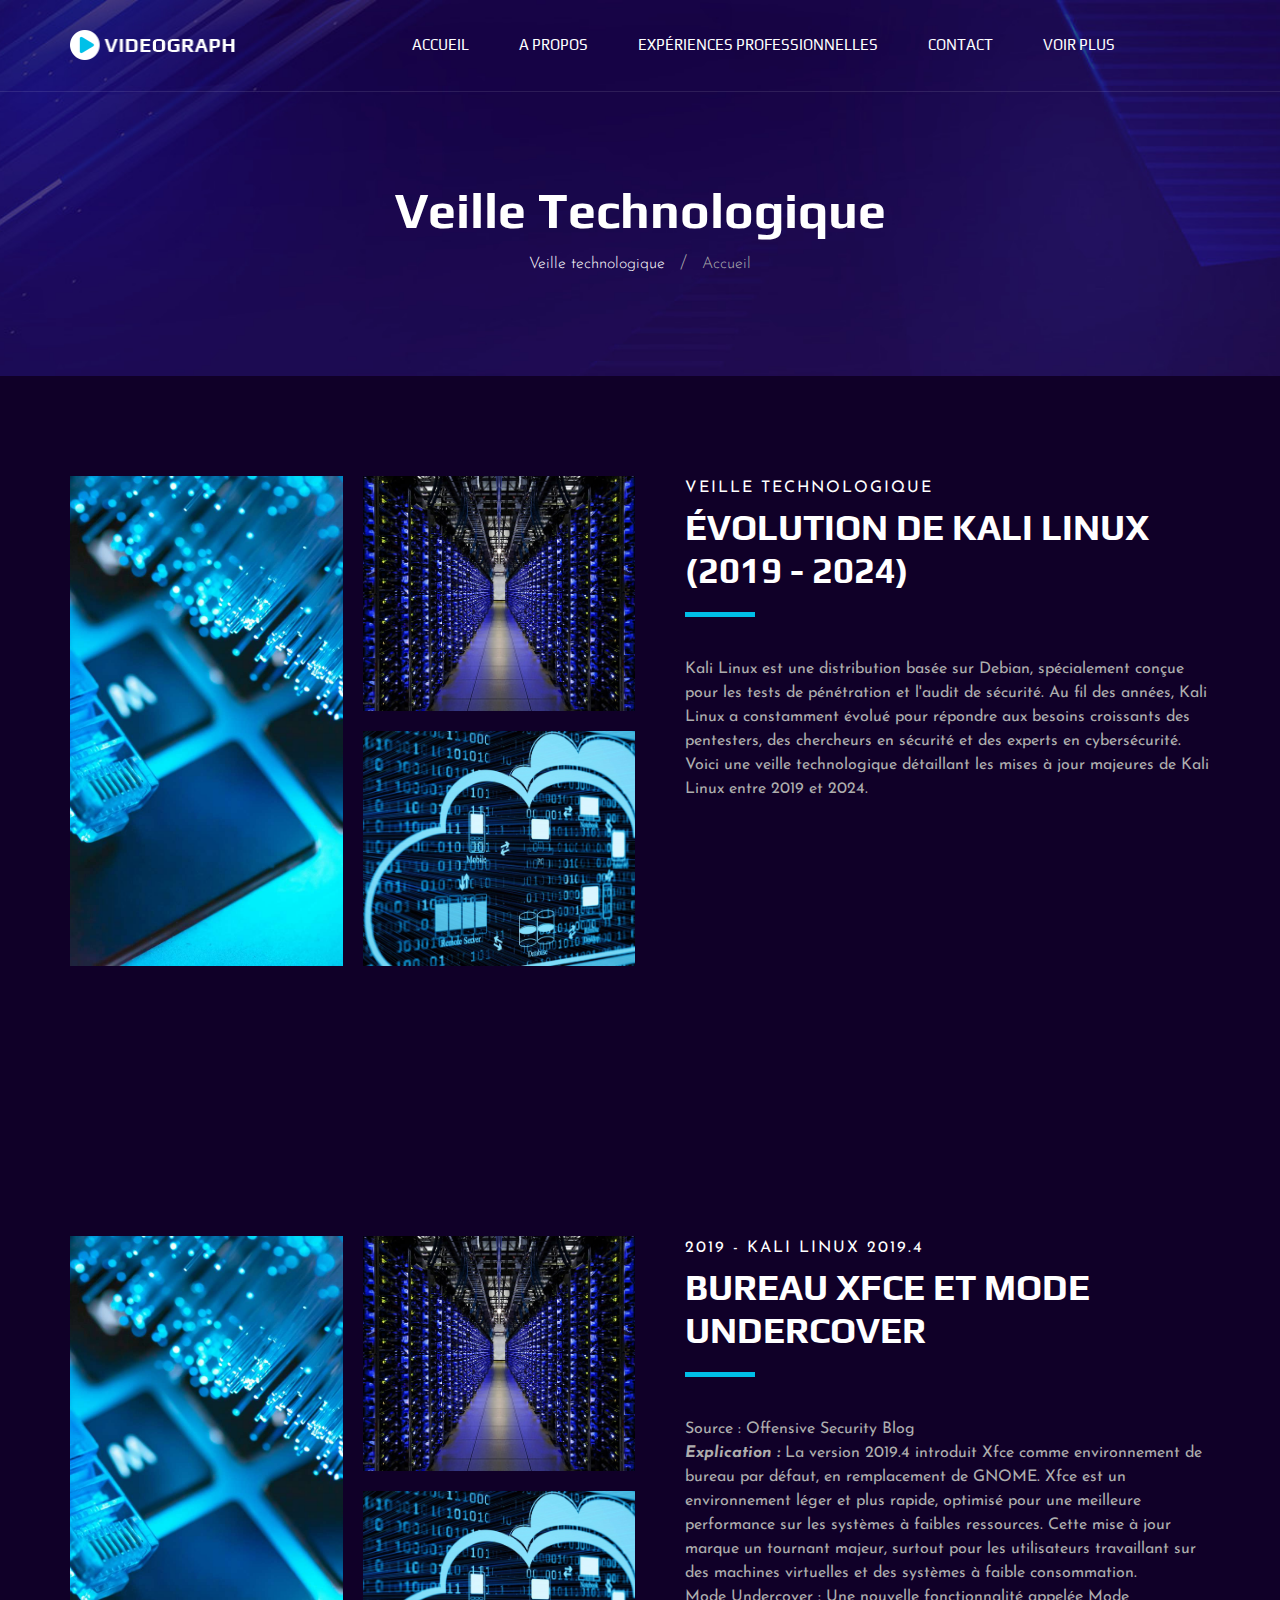
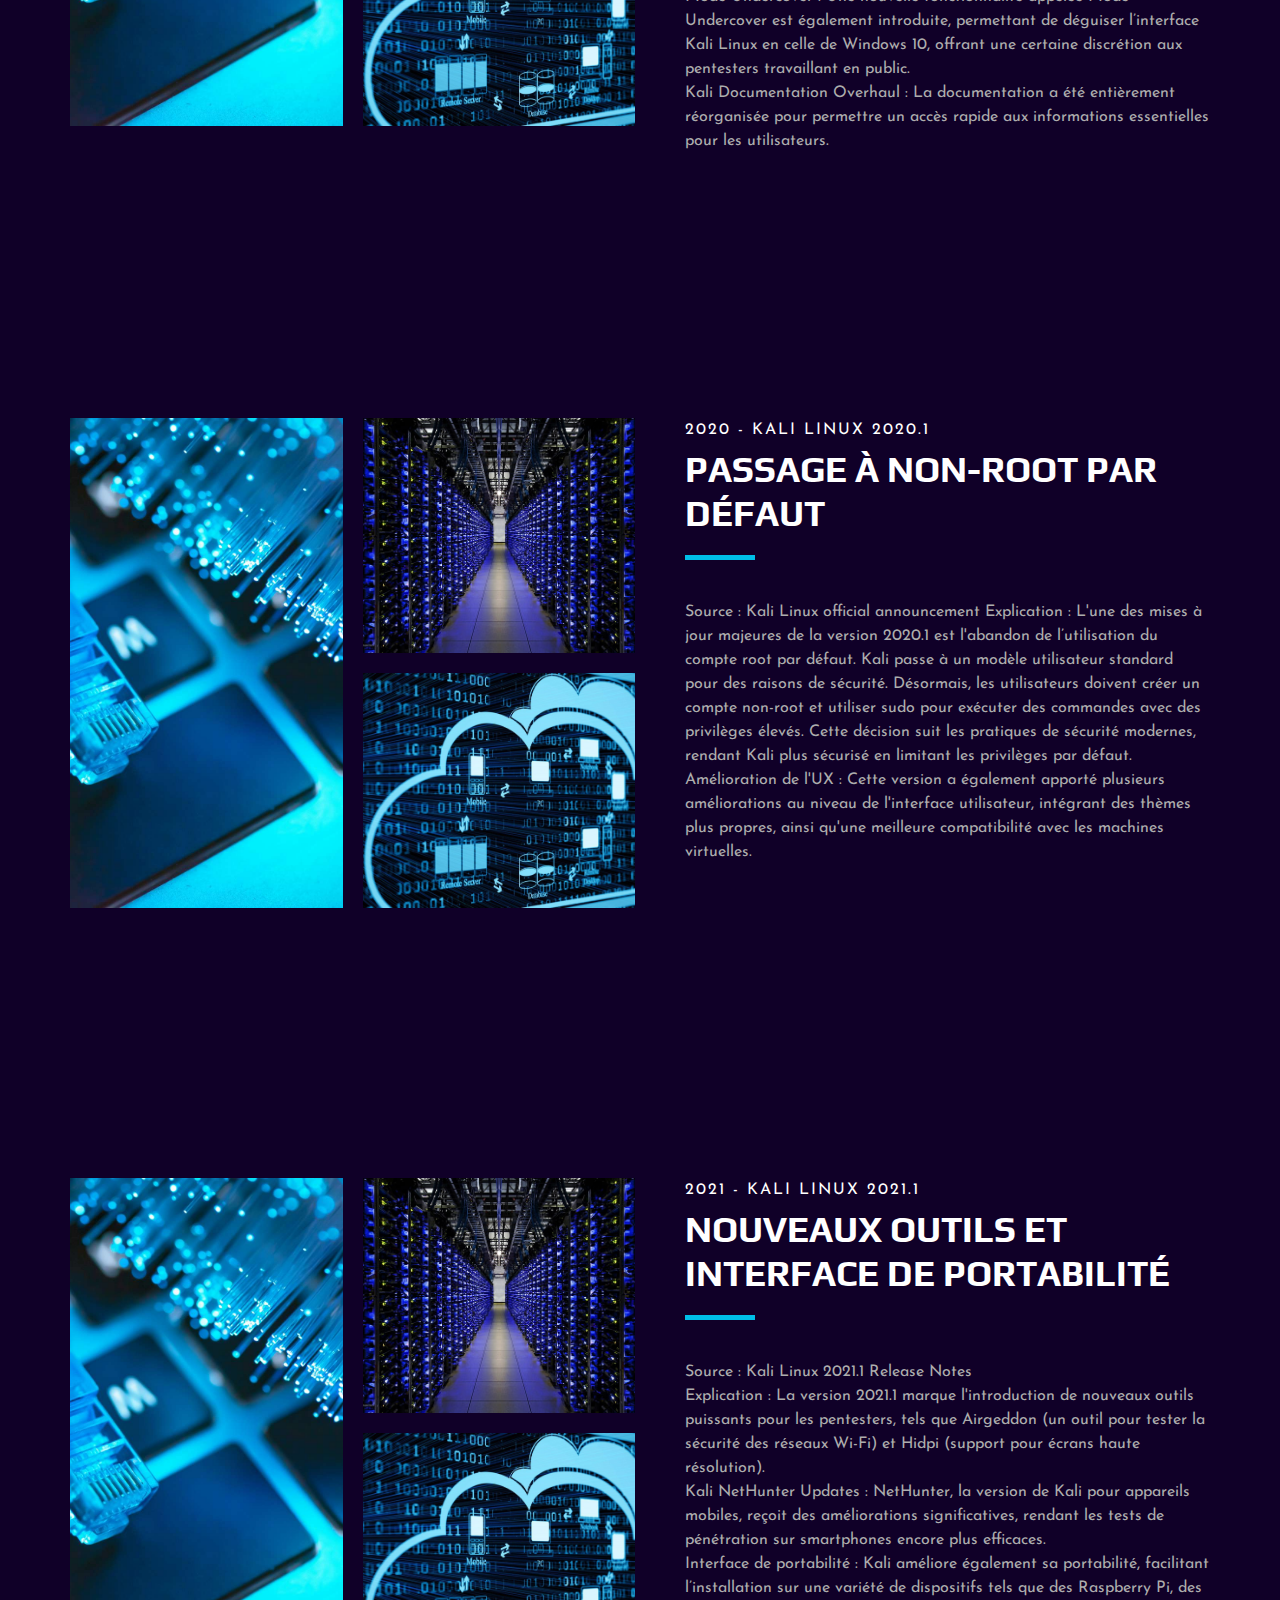
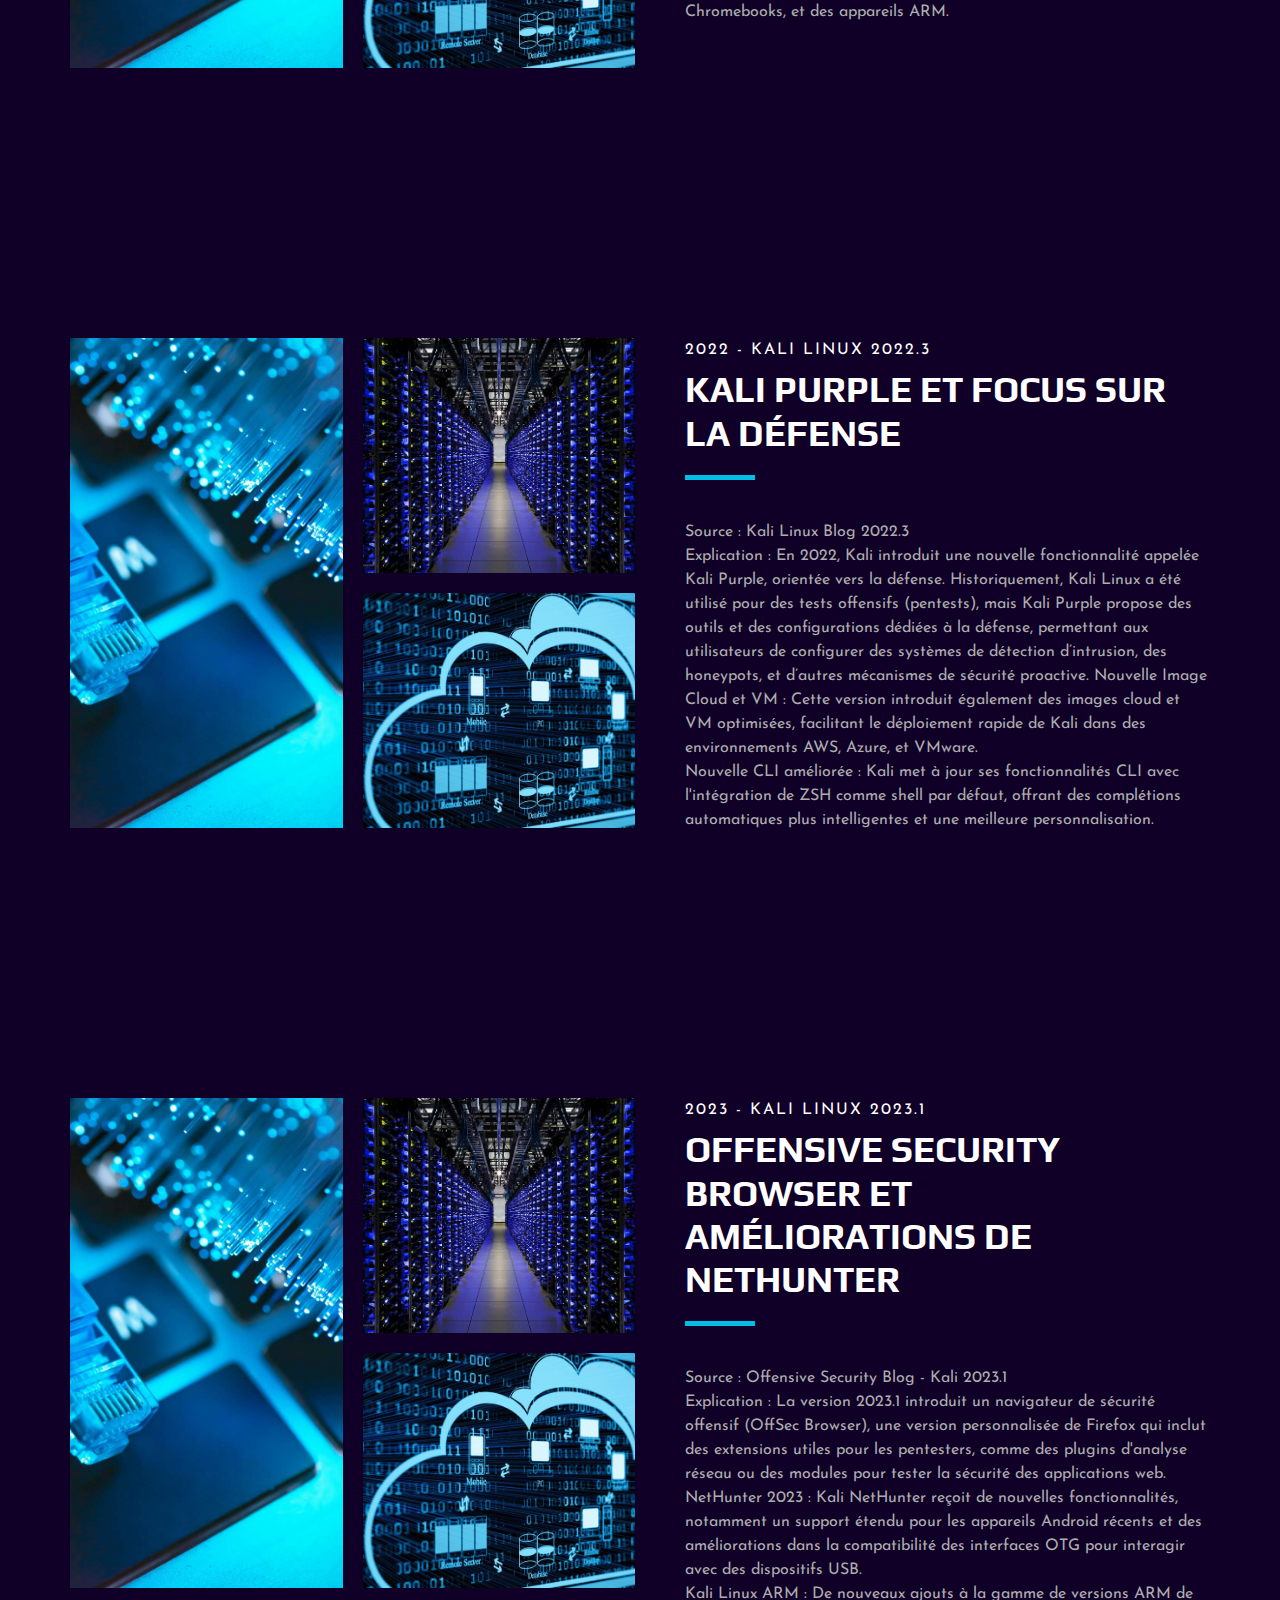
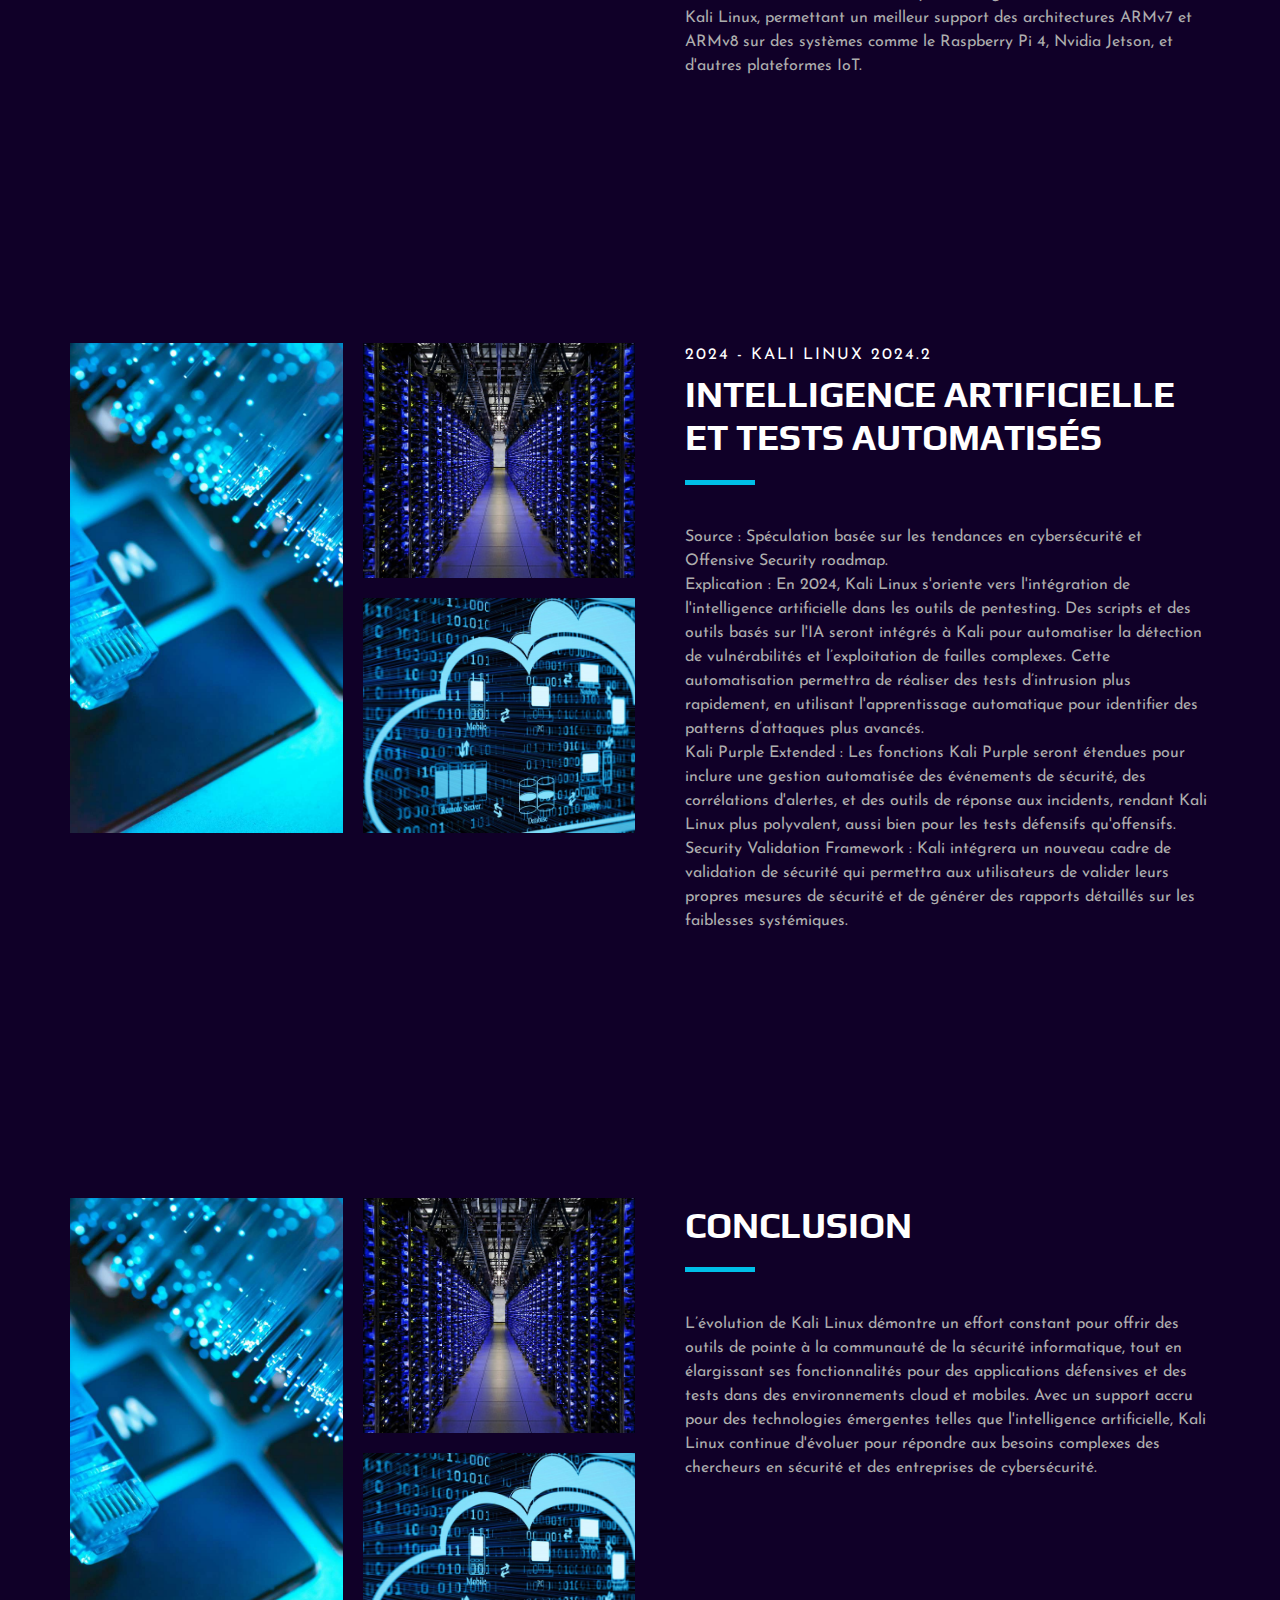
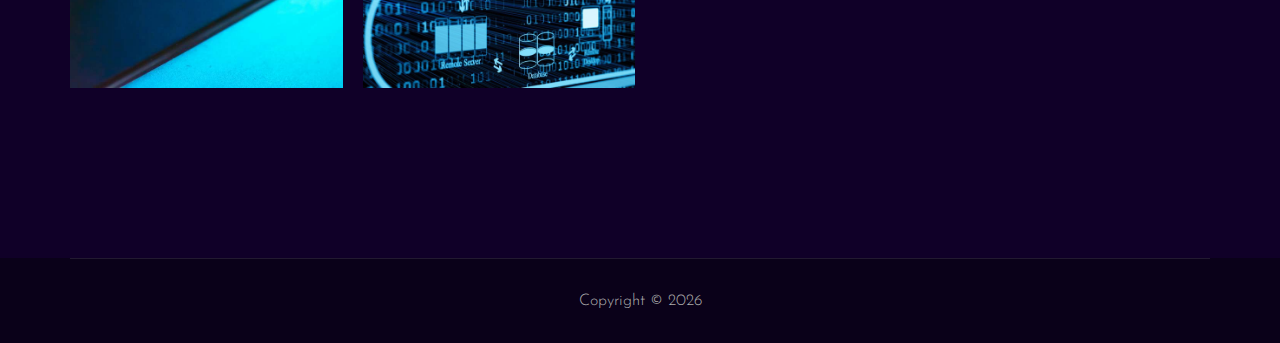
<file: veille-technologique.html>
<!DOCTYPE html>
<html lang="zxx">

<head>
    <meta charset="UTF-8">
    <meta name="description" content="Videograph Template">
    <meta name="keywords" content="Videograph, unica, creative, html">
    <meta name="viewport" content="width=device-width, initial-scale=1.0">
    <meta http-equiv="X-UA-Compatible" content="ie=edge">
    <title>Samy | Portfolio</title>

    <!-- Google Font -->
    <link href="https://fonts.googleapis.com/css2?family=Play:wght@400;700&display=swap" rel="stylesheet">
    <link href="https://fonts.googleapis.com/css2?family=Josefin+Sans:wght@300;400;500;600;700&display=swap"
        rel="stylesheet">

    <!-- Css Styles -->
    <link rel="stylesheet" href="css/bootstrap.min.css" type="text/css">
    <link rel="stylesheet" href="css/font-awesome.min.css" type="text/css">
    <link rel="stylesheet" href="css/elegant-icons.css" type="text/css">
    <link rel="stylesheet" href="css/owl.carousel.min.css" type="text/css">
    <link rel="stylesheet" href="css/magnific-popup.css" type="text/css">
    <link rel="stylesheet" href="css/slicknav.min.css" type="text/css">
    <link rel="stylesheet" href="css/style.css" type="text/css">
</head>

<body>
    <!-- Page Preloder -->
    <div id="preloder">
        <div class="loader"></div>
    </div>

    <!-- Header Section Begin -->
    <header class="header">
        <div class="container">
            <div class="row">
                <div class="col-lg-2">
                    <div class="header__logo">
                        <a href="./index.html"><img src="img/logo.png" alt=""></a>
                    </div>
                </div>
                <div class="col-lg-10">
                    <div class="header__nav__option">
                        <nav class="header__nav__menu mobile-menu">
                            <ul>
                                <li><a href="./index.html">Accueil</a></li>
                                <li><a href="./about.html">A propos</a></li>
                                <li><a href="./experiences.html">Expériences professionnelles</a></li>
                                <li><a href="./contact.html">Contact</a></li>
                                <li><a href="#">Voir Plus</a>
                                    <ul class="dropdown">
                                        <li><a href="./projets.html">Projets</a></li>
                                        <li><a href="./competences.html">Compétences</a></li>
                                        <li class="active"><a href="./veille-technologique.html">Veille
                                                technologique</a></li>
                                        <li><a href="./portfolio.html">Documentations</a></li>
                                    </ul>
                                </li>
                                <li><a href="./contact.html"></a></li>
                            </ul>
                        </nav>

                    </div>
                </div>
            </div>
            <div id="mobile-menu-wrap"></div>
        </div>
    </header>
    <!-- Header End -->

    <!-- Breadcrumb Begin -->
    <div class="breadcrumb-option spad set-bg" data-setbg="img/breadcrumb-bg.jpg">
        <div class="container">
            <div class="row">
                <div class="col-lg-12 text-center">
                    <div class="breadcrumb__text">
                        <h2>Veille Technologique</h2>
                        <div class="breadcrumb__links">
                            <a href="#">Veille technologique</a>
                            <span>Accueil</span>
                        </div>
                    </div>
                </div>
            </div>
        </div>
    </div>
    <!-- Breadcrumb End -->

    <!-- About Section Begin -->
    <section class="about spad">
        <div class="container">
            <div class="row">
                <div class="col-lg-6">
                    <div class="about__pic">
                        <div class="row">
                            <div class="col-lg-6 col-md-6 col-sm-6">
                                <div class="about__pic__item about__pic__item--large set-bg"
                                    data-setbg="img/about/network1.jpg"></div>
                            </div>
                            <div class="col-lg-6 col-md-6 col-sm-6">
                                <div class="row">
                                    <div class="col-lg-12">
                                        <div class="about__pic__item set-bg" data-setbg="img/about/network2.jpg"></div>
                                    </div>
                                    <div class="col-lg-12">
                                        <div class="about__pic__item set-bg" data-setbg="img/about/network3.jpg"></div>
                                    </div>
                                </div>
                            </div>
                        </div>
                    </div>
                </div>
                <div class="col-lg-6">
                    <div class="about__text">
                        <div class="section-title">
                            <span>Veille Technologique</span>
                            <h2>Évolution de Kali Linux (2019 - 2024)</h2>

                        </div>

                        <div class="about__text__desc">
                            <p>Kali Linux est une distribution basée sur Debian, spécialement
                                conçue pour les tests de pénétration
                                et l'audit de sécurité. Au fil des années,
                                Kali Linux a constamment évolué pour répondre
                                aux besoins croissants des pentesters, des chercheurs
                                en sécurité et des experts en cybersécurité.
                                Voici une veille technologique détaillant les mises
                                à jour majeures de Kali Linux entre 2019 et 2024.</p>
                        </div>
                    </div>
                </div>
            </div>
        </div>
    </section>

    <section class="about spad">
        <div class="container">
            <div class="row">
                <div class="col-lg-6">
                    <div class="about__pic">
                        <div class="row">
                            <div class="col-lg-6 col-md-6 col-sm-6">
                                <div class="about__pic__item about__pic__item--large set-bg"
                                    data-setbg="img/about/network1.jpg"></div>
                            </div>
                            <div class="col-lg-6 col-md-6 col-sm-6">
                                <div class="row">
                                    <div class="col-lg-12">
                                        <div class="about__pic__item set-bg" data-setbg="img/about/network2.jpg"></div>
                                    </div>
                                    <div class="col-lg-12">
                                        <div class="about__pic__item set-bg" data-setbg="img/about/network3.jpg"></div>
                                    </div>
                                </div>
                            </div>
                        </div>
                    </div>
                </div>
                <div class="col-lg-6">
                    <div class="about__text">
                        <div class="section-title">
                            <span>2019 - Kali Linux 2019.4</span>
                            <h2>Bureau Xfce et Mode Undercover</h2>

                        </div>

                        <div class="about__text__desc">
                            <p>
                                Source : Offensive Security Blog <br>
                                <i class="font-weight-bold">Explication : </i> La version 2019.4 introduit Xfce comme
                                environnement de
                                bureau par défaut, en remplacement de GNOME. Xfce est un environnement
                                léger et plus rapide, optimisé pour une meilleure performance sur les
                                systèmes à faibles ressources. Cette mise à jour marque un tournant majeur,
                                surtout pour les utilisateurs travaillant sur des machines virtuelles et des
                                systèmes à faible consommation.<br>

                                Mode Undercover : Une nouvelle fonctionnalité appelée Mode Undercover est également
                                introduite, permettant de déguiser l’interface Kali Linux en celle de Windows 10,
                                offrant une certaine discrétion aux pentesters travaillant en public. <br>
                                Kali Documentation Overhaul : La documentation a été entièrement réorganisée pour
                                permettre un accès rapide aux informations essentielles pour les utilisateurs.
                            </p>
                        </div>
                    </div>
                </div>
            </div>
        </div>
    </section>



    <section class="about spad">
        <div class="container">
            <div class="row">
                <div class="col-lg-6">
                    <div class="about__pic">
                        <div class="row">
                            <div class="col-lg-6 col-md-6 col-sm-6">
                                <div class="about__pic__item about__pic__item--large set-bg"
                                    data-setbg="img/about/network1.jpg"></div>
                            </div>
                            <div class="col-lg-6 col-md-6 col-sm-6">
                                <div class="row">
                                    <div class="col-lg-12">
                                        <div class="about__pic__item set-bg" data-setbg="img/about/network2.jpg"></div>
                                    </div>
                                    <div class="col-lg-12">
                                        <div class="about__pic__item set-bg" data-setbg="img/about/network3.jpg"></div>
                                    </div>
                                </div>
                            </div>
                        </div>
                    </div>
                </div>
                <div class="col-lg-6">
                    <div class="about__text">
                        <div class="section-title">
                            <span>2020 - Kali Linux 2020.1 </span>
                            <h2>Passage à non-root par défaut</h2>

                        </div>

                        <div class="about__text__desc">
                            <p>Source : Kali Linux official announcement
                                Explication : L'une des mises à jour majeures de la version
                                2020.1 est l'abandon de l’utilisation du compte root par défaut.
                                Kali passe à un modèle utilisateur standard pour des raisons de
                                sécurité. Désormais, les utilisateurs doivent créer un compte
                                non-root et utiliser sudo pour exécuter des commandes avec des
                                privilèges élevés. Cette décision suit les pratiques de sécurité
                                modernes, rendant Kali plus sécurisé en limitant les privilèges par défaut. <br>
                                Amélioration de l'UX : Cette version a également apporté plusieurs
                                améliorations au niveau de l'interface utilisateur, intégrant des
                                thèmes plus propres, ainsi qu'une meilleure compatibilité avec les
                                machines virtuelles.</p>
                        </div>
                    </div>
                </div>
            </div>
        </div>
    </section>



    <section class="about spad">
        <div class="container">
            <div class="row">
                <div class="col-lg-6">
                    <div class="about__pic">
                        <div class="row">
                            <div class="col-lg-6 col-md-6 col-sm-6">
                                <div class="about__pic__item about__pic__item--large set-bg"
                                    data-setbg="img/about/network1.jpg"></div>
                            </div>
                            <div class="col-lg-6 col-md-6 col-sm-6">
                                <div class="row">
                                    <div class="col-lg-12">
                                        <div class="about__pic__item set-bg" data-setbg="img/about/network2.jpg"></div>
                                    </div>
                                    <div class="col-lg-12">
                                        <div class="about__pic__item set-bg" data-setbg="img/about/network3.jpg"></div>
                                    </div>
                                </div>
                            </div>
                        </div>
                    </div>
                </div>
                <div class="col-lg-6">
                    <div class="about__text">
                        <div class="section-title">
                            <span>2021 - Kali Linux 2021.1</span>
                            <h2>Nouveaux outils et interface de portabilité</h2>

                        </div>

                        <div class="about__text__desc">
                            <p>Source : Kali Linux 2021.1 Release Notes <br>
                                Explication : La version 2021.1 marque l'introduction de
                                nouveaux outils puissants pour les pentesters, tels que
                                Airgeddon (un outil pour tester la sécurité des réseaux Wi-Fi)
                                et Hidpi (support pour écrans haute résolution). <br>
                                Kali NetHunter Updates : NetHunter, la version de Kali pour
                                appareils mobiles, reçoit des améliorations significatives,
                                rendant les tests de pénétration sur smartphones encore plus
                                efficaces. <br>
                                Interface de portabilité : Kali améliore
                                également sa portabilité, facilitant l’installation
                                sur une variété de dispositifs tels que des Raspberry Pi,
                                des Chromebooks, et des appareils ARM.</p>
                        </div>
                    </div>
                </div>
            </div>
        </div>
    </section>


    <section class="about spad">
        <div class="container">
            <div class="row">
                <div class="col-lg-6">
                    <div class="about__pic">
                        <div class="row">
                            <div class="col-lg-6 col-md-6 col-sm-6">
                                <div class="about__pic__item about__pic__item--large set-bg"
                                    data-setbg="img/about/network1.jpg"></div>
                            </div>
                            <div class="col-lg-6 col-md-6 col-sm-6">
                                <div class="row">
                                    <div class="col-lg-12">
                                        <div class="about__pic__item set-bg" data-setbg="img/about/network2.jpg"></div>
                                    </div>
                                    <div class="col-lg-12">
                                        <div class="about__pic__item set-bg" data-setbg="img/about/network3.jpg"></div>
                                    </div>
                                </div>
                            </div>
                        </div>
                    </div>
                </div>
                <div class="col-lg-6">
                    <div class="about__text">
                        <div class="section-title">
                            <span>2022 - Kali Linux 2022.3</span>
                            <h2>Kali Purple et focus sur la défense</h2>

                        </div>

                        <div class="about__text__desc">
                            <p>Source : Kali Linux Blog 2022.3 <br>
                                Explication : En 2022, Kali introduit une nouvelle
                                fonctionnalité appelée Kali Purple, orientée vers
                                la défense. Historiquement, Kali Linux a été utilisé
                                pour des tests offensifs (pentests), mais Kali Purple
                                propose des outils et des configurations dédiées à la
                                défense, permettant aux utilisateurs de configurer
                                des systèmes de détection d’intrusion, des honeypots,
                                et d’autres mécanismes de sécurité proactive.
                                Nouvelle Image Cloud et VM : Cette version introduit
                                également des images cloud et VM optimisées, facilitant
                                le déploiement rapide de Kali dans des environnements
                                AWS, Azure, et VMware. <br>
                                Nouvelle CLI améliorée : Kali met à jour ses fonctionnalités
                                CLI avec l'intégration de ZSH comme shell par défaut, offrant
                                des complétions automatiques plus intelligentes et une meilleure
                                personnalisation.</p>
                        </div>
                    </div>
                </div>
            </div>
        </div>
    </section>


    <section class="about spad">
        <div class="container">
            <div class="row">
                <div class="col-lg-6">
                    <div class="about__pic">
                        <div class="row">
                            <div class="col-lg-6 col-md-6 col-sm-6">
                                <div class="about__pic__item about__pic__item--large set-bg"
                                    data-setbg="img/about/network1.jpg"></div>
                            </div>
                            <div class="col-lg-6 col-md-6 col-sm-6">
                                <div class="row">
                                    <div class="col-lg-12">
                                        <div class="about__pic__item set-bg" data-setbg="img/about/network2.jpg"></div>
                                    </div>
                                    <div class="col-lg-12">
                                        <div class="about__pic__item set-bg" data-setbg="img/about/network3.jpg"></div>
                                    </div>
                                </div>
                            </div>
                        </div>
                    </div>
                </div>
                <div class="col-lg-6">
                    <div class="about__text">
                        <div class="section-title">
                            <span>2023 - Kali Linux 2023.1</span>
                            <h2>Offensive Security Browser et Améliorations de NetHunter</h2>

                        </div>

                        <div class="about__text__desc">
                            <p>Source : Offensive Security Blog - Kali 2023.1 <br>
                                Explication : La version 2023.1 introduit un navigateur
                                de sécurité offensif (OffSec Browser), une version personnalisée
                                de Firefox qui inclut des extensions utiles pour les pentesters,
                                comme des plugins d'analyse réseau ou des modules pour tester
                                la sécurité des applications web. <br>
                                NetHunter 2023 : Kali NetHunter reçoit de nouvelles
                                fonctionnalités, notamment un support étendu pour
                                les appareils Android récents et des améliorations
                                dans la compatibilité des interfaces OTG pour interagir
                                avec des dispositifs USB. <br>
                                Kali Linux ARM : De nouveaux ajouts à la gamme de versions ARM
                                de Kali Linux, permettant un meilleur support des architectures
                                ARMv7 et ARMv8 sur des systèmes comme le Raspberry Pi 4, Nvidia
                                Jetson, et d'autres plateformes IoT.</p>
                        </div>
                    </div>
                </div>
            </div>
        </div>
    </section>



    <section class="about spad">
        <div class="container">
            <div class="row">
                <div class="col-lg-6">
                    <div class="about__pic">
                        <div class="row">
                            <div class="col-lg-6 col-md-6 col-sm-6">
                                <div class="about__pic__item about__pic__item--large set-bg"
                                    data-setbg="img/about/network1.jpg"></div>
                            </div>
                            <div class="col-lg-6 col-md-6 col-sm-6">
                                <div class="row">
                                    <div class="col-lg-12">
                                        <div class="about__pic__item set-bg" data-setbg="img/about/network2.jpg"></div>
                                    </div>
                                    <div class="col-lg-12">
                                        <div class="about__pic__item set-bg" data-setbg="img/about/network3.jpg"></div>
                                    </div>
                                </div>
                            </div>
                        </div>
                    </div>
                </div>
                <div class="col-lg-6">
                    <div class="about__text">
                        <div class="section-title">
                            <span>2024 - Kali Linux 2024.2</span>
                            <h2>Intelligence Artificielle et Tests Automatisés</h2>

                        </div>

                        <div class="about__text__desc">
                            <p>Source : Spéculation basée sur les tendances en cybersécurité
                                et Offensive Security roadmap. <br>
                                Explication : En 2024, Kali Linux s'oriente vers l'intégration
                                de l'intelligence artificielle dans les outils de pentesting.
                                Des scripts et des outils basés sur l'IA seront intégrés
                                à Kali pour automatiser la détection de vulnérabilités et
                                l’exploitation de failles complexes. Cette automatisation permettra
                                de réaliser des tests d’intrusion plus rapidement, en utilisant
                                l'apprentissage automatique pour identifier des patterns d’attaques
                                plus avancés. <br>
                                Kali Purple Extended : Les fonctions Kali Purple seront étendues pour
                                inclure une gestion automatisée des événements de sécurité, des
                                corrélations d'alertes, et des outils de réponse aux incidents,
                                rendant Kali Linux plus polyvalent, aussi bien pour les tests
                                défensifs qu'offensifs. <br>
                                Security Validation Framework : Kali intégrera un nouveau cadre
                                de validation de sécurité qui permettra aux utilisateurs de
                                valider leurs propres mesures de sécurité et de générer des
                                rapports détaillés sur les faiblesses systémiques.</p>
                        </div>
                    </div>
                </div>
            </div>
        </div>
    </section>


    <section class="about spad">
        <div class="container">
            <div class="row">
                <div class="col-lg-6">
                    <div class="about__pic">
                        <div class="row">
                            <div class="col-lg-6 col-md-6 col-sm-6">
                                <div class="about__pic__item about__pic__item--large set-bg"
                                    data-setbg="img/about/network1.jpg"></div>
                            </div>
                            <div class="col-lg-6 col-md-6 col-sm-6">
                                <div class="row">
                                    <div class="col-lg-12">
                                        <div class="about__pic__item set-bg" data-setbg="img/about/network2.jpg"></div>
                                    </div>
                                    <div class="col-lg-12">
                                        <div class="about__pic__item set-bg" data-setbg="img/about/network3.jpg"></div>
                                    </div>
                                </div>
                            </div>
                        </div>
                    </div>
                </div>
                <div class="col-lg-6">
                    <div class="about__text">
                        <div class="section-title">
                            <span></span>
                            <h2>Conclusion</h2>

                        </div>

                        <div class="about__text__desc">
                            <p>L’évolution de Kali Linux démontre un effort constant pour
                                offrir des outils de pointe à la communauté de la sécurité
                                informatique, tout en élargissant ses fonctionnalités pour
                                des applications défensives et des tests dans des environnements
                                cloud et mobiles. Avec un support accru pour des technologies
                                émergentes telles que l'intelligence artificielle, Kali Linux
                                continue d'évoluer pour répondre aux besoins complexes des
                                chercheurs en sécurité et des entreprises de cybersécurité.</p>
                        </div>
                    </div>
                </div>
            </div>
        </div>
    </section>

    <!-- About Section End -->

    <!-- Testimonial Section Begin 
    <section class="testimonial spad set-bg" data-setbg="img/testimonial-bg.jpg">
        <div class="container">
            <div class="row">
                <div class="col-lg-12">
                    <div class="section-title center-title">
                        <span>Loved By Clients</span>
                        <h2>What clients say?</h2>
                    </div>
                </div>
            </div>
            <div class="row">
                <div class="testimonial__slider owl-carousel">
                    <div class="col-lg-4">
                        <div class="testimonial__item">
                            <div class="testimonial__text">
                                <p>Delivers such a great service that it can benefit all kinds of people from any number
                                    of industries.</p>
                            </div>
                            <div class="testimonial__author">
                                <div class="testimonial__author__pic">
                                    <img src="img/testimonial/ta-1.jpg" alt="">
                                </div>
                                <div class="testimonial__author__text">
                                    <h5>Krista Attorn</h5>
                                    <span>Web Designer</span>
                                </div>
                            </div>
                        </div>
                    </div>
                    <div class="col-lg-4">
                        <div class="testimonial__item">
                            <div class="testimonial__text">
                                <p>Videographer delivers such a great service that it can benefit all kinds of people
                                    from any number.</p>
                            </div>
                            <div class="testimonial__author">
                                <div class="testimonial__author__pic">
                                    <img src="img/testimonial/ta-2.jpg" alt="">
                                </div>
                                <div class="testimonial__author__text">
                                    <h5>Krista Attorn</h5>
                                    <span>Web Designer</span>
                                </div>
                            </div>
                        </div>
                    </div>
                    <div class="col-lg-4">
                        <div class="testimonial__item">
                            <div class="testimonial__text">
                                <p>Videographer delivers such a great service that it can benefit all kinds of people
                                    from any number.</p>
                            </div>
                            <div class="testimonial__author">
                                <div class="testimonial__author__pic">
                                    <img src="img/testimonial/ta-3.jpg" alt="">
                                </div>
                                <div class="testimonial__author__text">
                                    <h5>Krista Attorn</h5>
                                    <span>Web Designer</span>
                                </div>
                            </div>
                        </div>
                    </div>
                    <div class="col-lg-4">
                        <div class="testimonial__item">
                            <div class="testimonial__text">
                                <p>Delivers such a great service that it can benefit all kinds of people from any number
                                    of industries.</p>
                            </div>
                            <div class="testimonial__author">
                                <div class="testimonial__author__pic">
                                    <img src="img/testimonial/ta-1.jpg" alt="">
                                </div>
                                <div class="testimonial__author__text">
                                    <h5>Krista Attorn</h5>
                                    <span>Web Designer</span>
                                </div>
                            </div>
                        </div>
                    </div>
                    <div class="col-lg-4">
                        <div class="testimonial__item">
                            <div class="testimonial__text">
                                <p>Videographer delivers such a great service that it can benefit all kinds of people
                                    from any number.</p>
                            </div>
                            <div class="testimonial__author">
                                <div class="testimonial__author__pic">
                                    <img src="img/testimonial/ta-2.jpg" alt="">
                                </div>
                                <div class="testimonial__author__text">
                                    <h5>Krista Attorn</h5>
                                    <span>Web Designer</span>
                                </div>
                            </div>
                        </div>
                    </div>
                </div>
            </div>
        </div>
    </section> -->
    <!-- Testimonial Section End -->

    <!-- Counter Section Begin 
    <section class="counter">
        <div class="container">
            <div class="counter__content">
                <div class="row">
                    <div class="col-lg-3 col-md-6 col-sm-6">
                        <div class="counter__item">
                            <div class="counter__item__text">
                                <img src="img/icons/ci-1.png" alt="">
                                <h2 class="counter_num">230</h2>
                                <p>Compled Projects</p>
                            </div>
                        </div>
                    </div>
                    <div class="col-lg-3 col-md-6 col-sm-6">
                        <div class="counter__item second__item">
                            <div class="counter__item__text">
                                <img src="img/icons/ci-2.png" alt="">
                                <h2 class="counter_num">1068</h2>
                                <p>Happy clients</p>
                            </div>
                        </div>
                    </div>
                    <div class="col-lg-3 col-md-6 col-sm-6">
                        <div class="counter__item third__item">
                            <div class="counter__item__text">
                                <img src="img/icons/ci-3.png" alt="">
                                <h2 class="counter_num">230</h2>
                                <p>Perspective clients</p>
                            </div>
                        </div>
                    </div>
                    <div class="col-lg-3 col-md-6 col-sm-6">
                        <div class="counter__item four__item">
                            <div class="counter__item__text">
                                <img src="img/icons/ci-4.png" alt="">
                                <h2 class="counter_num">230</h2>
                                <p>Compled Projects</p>
                            </div>
                        </div>
                    </div>
                </div>
            </div>
        </div>
    </section> -->
    <!-- Counter Section End -->

    <!-- Team Section Begin 
    <section class="team spad set-bg" data-setbg="img/team-bg.jpg">
        <div class="container">
            <div class="row">
                <div class="col-lg-12">
                    <div class="section-title team__title">
                        <span>Nice to meet</span>
                        <h2>OUR Team</h2>
                    </div>
                </div>
            </div>
            <div class="row">
                <div class="col-lg-3 col-md-6 col-sm-6 p-0">
                    <div class="team__item set-bg" data-setbg="img/team/team-1.jpg">
                        <div class="team__item__text">
                            <h4>AMANDA STONE</h4>
                            <p>Videographer</p>
                            <div class="team__item__social">
                                <a href="#"><i class="fa fa-facebook"></i></a>
                                <a href="#"><i class="fa fa-twitter"></i></a>
                                <a href="#"><i class="fa fa-dribbble"></i></a>
                                <a href="#"><i class="fa fa-instagram"></i></a>
                            </div>
                        </div>
                    </div>
                </div>
                <div class="col-lg-3 col-md-6 col-sm-6 p-0">
                    <div class="team__item team__item--second set-bg" data-setbg="img/team/team-2.jpg">
                        <div class="team__item__text">
                            <h4>AMANDA STONE</h4>
                            <p>Videographer</p>
                            <div class="team__item__social">
                                <a href="#"><i class="fa fa-facebook"></i></a>
                                <a href="#"><i class="fa fa-twitter"></i></a>
                                <a href="#"><i class="fa fa-dribbble"></i></a>
                                <a href="#"><i class="fa fa-instagram"></i></a>
                            </div>
                        </div>
                    </div>
                </div>
                <div class="col-lg-3 col-md-6 col-sm-6 p-0">
                    <div class="team__item team__item--third set-bg" data-setbg="img/team/team-3.jpg">
                        <div class="team__item__text">
                            <h4>AMANDA STONE</h4>
                            <p>Videographer</p>
                            <div class="team__item__social">
                                <a href="#"><i class="fa fa-facebook"></i></a>
                                <a href="#"><i class="fa fa-twitter"></i></a>
                                <a href="#"><i class="fa fa-dribbble"></i></a>
                                <a href="#"><i class="fa fa-instagram"></i></a>
                            </div>
                        </div>
                    </div>
                </div>
                <div class="col-lg-3 col-md-6 col-sm-6 p-0">
                    <div class="team__item team__item--four set-bg" data-setbg="img/team/team-4.jpg">
                        <div class="team__item__text">
                            <h4>AMANDA STONE</h4>
                            <p>Videographer</p>
                            <div class="team__item__social">
                                <a href="#"><i class="fa fa-facebook"></i></a>
                                <a href="#"><i class="fa fa-twitter"></i></a>
                                <a href="#"><i class="fa fa-dribbble"></i></a>
                                <a href="#"><i class="fa fa-instagram"></i></a>
                            </div>
                        </div>
                    </div>
                </div>
                <div class="col-lg-12 p-0">
                    <div class="team__btn">
                        <a href="#" class="primary-btn">Meet Our Team</a>
                    </div>
                </div>
            </div>
        </div>
    </section> -->
    <!-- Team Section End -->

    <!-- Footer Section Begin -->
    <footer class="footer">
        <div class="container">
            <div class="footer__copyright">
                <div class="row">
                    <div class="col-lg-12 text-center">
                        <!-- Link back to Colorlib can't be removed. Template is licensed under CC BY 3.0. -->
                        <p class="footer__copyright__text">Copyright &copy;
                            <script>
                                document.write(new Date().getFullYear());
                            </script>
                            <a href="https://colorlib.com" target="_blank"></a>
                        </p>
                        <!-- Link back to Colorlib can't be removed. Template is licensed under CC BY 3.0. -->
                    </div>
                </div>
            </div>
        </div>
    </footer>
    <!-- Footer Section End -->

    <!-- Js Plugins -->
    <script src="js/jquery-3.3.1.min.js"></script>
    <script src="js/bootstrap.min.js"></script>
    <script src="js/jquery.magnific-popup.min.js"></script>
    <script src="js/mixitup.min.js"></script>
    <script src="js/masonry.pkgd.min.js"></script>
    <script src="js/jquery.slicknav.js"></script>
    <script src="js/owl.carousel.min.js"></script>
    <script src="js/main.js"></script>
</body>

</html>
</file>
<file: css/elegant-icons.css>
@font-face {
	font-family: 'ElegantIcons';
	src:url('../fonts/ElegantIcons.eot');
	src:url('../fonts/ElegantIcons.eot?#iefix') format('embedded-opentype'),
		url('../fonts/ElegantIcons.woff') format('woff'),
		url('../fonts/ElegantIcons.ttf') format('truetype'),
		url('../fonts/ElegantIcons.svg#ElegantIcons') format('svg');
	font-weight: normal;
	font-style: normal;
}

/* Use the following CSS code if you want to use data attributes for inserting your icons */
[data-icon]:before {
	font-family: 'ElegantIcons';
	content: attr(data-icon);
	speak: none;
	font-weight: normal;
	font-variant: normal;
	text-transform: none;
	line-height: 1;
	-webkit-font-smoothing: antialiased;
	-moz-osx-font-smoothing: grayscale;
}

/* Use the following CSS code if you want to have a class per icon */
/*
Instead of a list of all class selectors,
you can use the generic selector below, but it's slower:
[class*="your-class-prefix"] {
*/
.arrow_up, .arrow_down, .arrow_left, .arrow_right, .arrow_left-up, .arrow_right-up, .arrow_right-down, .arrow_left-down, .arrow-up-down, .arrow_up-down_alt, .arrow_left-right_alt, .arrow_left-right, .arrow_expand_alt2, .arrow_expand_alt, .arrow_condense, .arrow_expand, .arrow_move, .arrow_carrot-up, .arrow_carrot-down, .arrow_carrot-left, .arrow_carrot-right, .arrow_carrot-2up, .arrow_carrot-2down, .arrow_carrot-2left, .arrow_carrot-2right, .arrow_carrot-up_alt2, .arrow_carrot-down_alt2, .arrow_carrot-left_alt2, .arrow_carrot-right_alt2, .arrow_carrot-2up_alt2, .arrow_carrot-2down_alt2, .arrow_carrot-2left_alt2, .arrow_carrot-2right_alt2, .arrow_triangle-up, .arrow_triangle-down, .arrow_triangle-left, .arrow_triangle-right, .arrow_triangle-up_alt2, .arrow_triangle-down_alt2, .arrow_triangle-left_alt2, .arrow_triangle-right_alt2, .arrow_back, .icon_minus-06, .icon_plus, .icon_close, .icon_check, .icon_minus_alt2, .icon_plus_alt2, .icon_close_alt2, .icon_check_alt2, .icon_zoom-out_alt, .icon_zoom-in_alt, .icon_search, .icon_box-empty, .icon_box-selected, .icon_minus-box, .icon_plus-box, .icon_box-checked, .icon_circle-empty, .icon_circle-slelected, .icon_stop_alt2, .icon_stop, .icon_pause_alt2, .icon_pause, .icon_menu, .icon_menu-square_alt2, .icon_menu-circle_alt2, .icon_ul, .icon_ol, .icon_adjust-horiz, .icon_adjust-vert, .icon_document_alt, .icon_documents_alt, .icon_pencil, .icon_pencil-edit_alt, .icon_pencil-edit, .icon_folder-alt, .icon_folder-open_alt, .icon_folder-add_alt, .icon_info_alt, .icon_error-oct_alt, .icon_error-circle_alt, .icon_error-triangle_alt, .icon_question_alt2, .icon_question, .icon_comment_alt, .icon_chat_alt, .icon_vol-mute_alt, .icon_volume-low_alt, .icon_volume-high_alt, .icon_quotations, .icon_quotations_alt2, .icon_clock_alt, .icon_lock_alt, .icon_lock-open_alt, .icon_key_alt, .icon_cloud_alt, .icon_cloud-upload_alt, .icon_cloud-download_alt, .icon_image, .icon_images, .icon_lightbulb_alt, .icon_gift_alt, .icon_house_alt, .icon_genius, .icon_mobile, .icon_tablet, .icon_laptop, .icon_desktop, .icon_camera_alt, .icon_mail_alt, .icon_cone_alt, .icon_ribbon_alt, .icon_bag_alt, .icon_creditcard, .icon_cart_alt, .icon_paperclip, .icon_tag_alt, .icon_tags_alt, .icon_trash_alt, .icon_cursor_alt, .icon_mic_alt, .icon_compass_alt, .icon_pin_alt, .icon_pushpin_alt, .icon_map_alt, .icon_drawer_alt, .icon_toolbox_alt, .icon_book_alt, .icon_calendar, .icon_film, .icon_table, .icon_contacts_alt, .icon_headphones, .icon_lifesaver, .icon_piechart, .icon_refresh, .icon_link_alt, .icon_link, .icon_loading, .icon_blocked, .icon_archive_alt, .icon_heart_alt, .icon_star_alt, .icon_star-half_alt, .icon_star, .icon_star-half, .icon_tools, .icon_tool, .icon_cog, .icon_cogs, .arrow_up_alt, .arrow_down_alt, .arrow_left_alt, .arrow_right_alt, .arrow_left-up_alt, .arrow_right-up_alt, .arrow_right-down_alt, .arrow_left-down_alt, .arrow_condense_alt, .arrow_expand_alt3, .arrow_carrot_up_alt, .arrow_carrot-down_alt, .arrow_carrot-left_alt, .arrow_carrot-right_alt, .arrow_carrot-2up_alt, .arrow_carrot-2dwnn_alt, .arrow_carrot-2left_alt, .arrow_carrot-2right_alt, .arrow_triangle-up_alt, .arrow_triangle-down_alt, .arrow_triangle-left_alt, .arrow_triangle-right_alt, .icon_minus_alt, .icon_plus_alt, .icon_close_alt, .icon_check_alt, .icon_zoom-out, .icon_zoom-in, .icon_stop_alt, .icon_menu-square_alt, .icon_menu-circle_alt, .icon_document, .icon_documents, .icon_pencil_alt, .icon_folder, .icon_folder-open, .icon_folder-add, .icon_folder_upload, .icon_folder_download, .icon_info, .icon_error-circle, .icon_error-oct, .icon_error-triangle, .icon_question_alt, .icon_comment, .icon_chat, .icon_vol-mute, .icon_volume-low, .icon_volume-high, .icon_quotations_alt, .icon_clock, .icon_lock, .icon_lock-open, .icon_key, .icon_cloud, .icon_cloud-upload, .icon_cloud-download, .icon_lightbulb, .icon_gift, .icon_house, .icon_camera, .icon_mail, .icon_cone, .icon_ribbon, .icon_bag, .icon_cart, .icon_tag, .icon_tags, .icon_trash, .icon_cursor, .icon_mic, .icon_compass, .icon_pin, .icon_pushpin, .icon_map, .icon_drawer, .icon_toolbox, .icon_book, .icon_contacts, .icon_archive, .icon_heart, .icon_profile, .icon_group, .icon_grid-2x2, .icon_grid-3x3, .icon_music, .icon_pause_alt, .icon_phone, .icon_upload, .icon_download, .social_facebook, .social_twitter, .social_pinterest, .social_googleplus, .social_tumblr, .social_tumbleupon, .social_wordpress, .social_instagram, .social_dribbble, .social_vimeo, .social_linkedin, .social_rss, .social_deviantart, .social_share, .social_myspace, .social_skype, .social_youtube, .social_picassa, .social_googledrive, .social_flickr, .social_blogger, .social_spotify, .social_delicious, .social_facebook_circle, .social_twitter_circle, .social_pinterest_circle, .social_googleplus_circle, .social_tumblr_circle, .social_stumbleupon_circle, .social_wordpress_circle, .social_instagram_circle, .social_dribbble_circle, .social_vimeo_circle, .social_linkedin_circle, .social_rss_circle, .social_deviantart_circle, .social_share_circle, .social_myspace_circle, .social_skype_circle, .social_youtube_circle, .social_picassa_circle, .social_googledrive_alt2, .social_flickr_circle, .social_blogger_circle, .social_spotify_circle, .social_delicious_circle, .social_facebook_square, .social_twitter_square, .social_pinterest_square, .social_googleplus_square, .social_tumblr_square, .social_stumbleupon_square, .social_wordpress_square, .social_instagram_square, .social_dribbble_square, .social_vimeo_square, .social_linkedin_square, .social_rss_square, .social_deviantart_square, .social_share_square, .social_myspace_square, .social_skype_square, .social_youtube_square, .social_picassa_square, .social_googledrive_square, .social_flickr_square, .social_blogger_square, .social_spotify_square, .social_delicious_square, .icon_printer, .icon_calulator, .icon_building, .icon_floppy, .icon_drive, .icon_search-2, .icon_id, .icon_id-2, .icon_puzzle, .icon_like, .icon_dislike, .icon_mug, .icon_currency, .icon_wallet, .icon_pens, .icon_easel, .icon_flowchart, .icon_datareport, .icon_briefcase, .icon_shield, .icon_percent, .icon_globe, .icon_globe-2, .icon_target, .icon_hourglass, .icon_balance, .icon_rook, .icon_printer-alt, .icon_calculator_alt, .icon_building_alt, .icon_floppy_alt, .icon_drive_alt, .icon_search_alt, .icon_id_alt, .icon_id-2_alt, .icon_puzzle_alt, .icon_like_alt, .icon_dislike_alt, .icon_mug_alt, .icon_currency_alt, .icon_wallet_alt, .icon_pens_alt, .icon_easel_alt, .icon_flowchart_alt, .icon_datareport_alt, .icon_briefcase_alt, .icon_shield_alt, .icon_percent_alt, .icon_globe_alt, .icon_clipboard {
	font-family: 'ElegantIcons';
	speak: none;
	font-style: normal;
	font-weight: normal;
	font-variant: normal;
	text-transform: none;
	line-height: 1;
	-webkit-font-smoothing: antialiased;
}
.arrow_up:before {
	content: "\21";
}
.arrow_down:before {
	content: "\22";
}
.arrow_left:before {
	content: "\23";
}
.arrow_right:before {
	content: "\24";
}
.arrow_left-up:before {
	content: "\25";
}
.arrow_right-up:before {
	content: "\26";
}
.arrow_right-down:before {
	content: "\27";
}
.arrow_left-down:before {
	content: "\28";
}
.arrow-up-down:before {
	content: "\29";
}
.arrow_up-down_alt:before {
	content: "\2a";
}
.arrow_left-right_alt:before {
	content: "\2b";
}
.arrow_left-right:before {
	content: "\2c";
}
.arrow_expand_alt2:before {
	content: "\2d";
}
.arrow_expand_alt:before {
	content: "\2e";
}
.arrow_condense:before {
	content: "\2f";
}
.arrow_expand:before {
	content: "\30";
}
.arrow_move:before {
	content: "\31";
}
.arrow_carrot-up:before {
	content: "\32";
}
.arrow_carrot-down:before {
	content: "\33";
}
.arrow_carrot-left:before {
	content: "\34";
}
.arrow_carrot-right:before {
	content: "\35";
}
.arrow_carrot-2up:before {
	content: "\36";
}
.arrow_carrot-2down:before {
	content: "\37";
}
.arrow_carrot-2left:before {
	content: "\38";
}
.arrow_carrot-2right:before {
	content: "\39";
}
.arrow_carrot-up_alt2:before {
	content: "\3a";
}
.arrow_carrot-down_alt2:before {
	content: "\3b";
}
.arrow_carrot-left_alt2:before {
	content: "\3c";
}
.arrow_carrot-right_alt2:before {
	content: "\3d";
}
.arrow_carrot-2up_alt2:before {
	content: "\3e";
}
.arrow_carrot-2down_alt2:before {
	content: "\3f";
}
.arrow_carrot-2left_alt2:before {
	content: "\40";
}
.arrow_carrot-2right_alt2:before {
	content: "\41";
}
.arrow_triangle-up:before {
	content: "\42";
}
.arrow_triangle-down:before {
	content: "\43";
}
.arrow_triangle-left:before {
	content: "\44";
}
.arrow_triangle-right:before {
	content: "\45";
}
.arrow_triangle-up_alt2:before {
	content: "\46";
}
.arrow_triangle-down_alt2:before {
	content: "\47";
}
.arrow_triangle-left_alt2:before {
	content: "\48";
}
.arrow_triangle-right_alt2:before {
	content: "\49";
}
.arrow_back:before {
	content: "\4a";
}
.icon_minus-06:before {
	content: "\4b";
}
.icon_plus:before {
	content: "\4c";
}
.icon_close:before {
	content: "\4d";
}
.icon_check:before {
	content: "\4e";
}
.icon_minus_alt2:before {
	content: "\4f";
}
.icon_plus_alt2:before {
	content: "\50";
}
.icon_close_alt2:before {
	content: "\51";
}
.icon_check_alt2:before {
	content: "\52";
}
.icon_zoom-out_alt:before {
	content: "\53";
}
.icon_zoom-in_alt:before {
	content: "\54";
}
.icon_search:before {
	content: "\55";
}
.icon_box-empty:before {
	content: "\56";
}
.icon_box-selected:before {
	content: "\57";
}
.icon_minus-box:before {
	content: "\58";
}
.icon_plus-box:before {
	content: "\59";
}
.icon_box-checked:before {
	content: "\5a";
}
.icon_circle-empty:before {
	content: "\5b";
}
.icon_circle-slelected:before {
	content: "\5c";
}
.icon_stop_alt2:before {
	content: "\5d";
}
.icon_stop:before {
	content: "\5e";
}
.icon_pause_alt2:before {
	content: "\5f";
}
.icon_pause:before {
	content: "\60";
}
.icon_menu:before {
	content: "\61";
}
.icon_menu-square_alt2:before {
	content: "\62";
}
.icon_menu-circle_alt2:before {
	content: "\63";
}
.icon_ul:before {
	content: "\64";
}
.icon_ol:before {
	content: "\65";
}
.icon_adjust-horiz:before {
	content: "\66";
}
.icon_adjust-vert:before {
	content: "\67";
}
.icon_document_alt:before {
	content: "\68";
}
.icon_documents_alt:before {
	content: "\69";
}
.icon_pencil:before {
	content: "\6a";
}
.icon_pencil-edit_alt:before {
	content: "\6b";
}
.icon_pencil-edit:before {
	content: "\6c";
}
.icon_folder-alt:before {
	content: "\6d";
}
.icon_folder-open_alt:before {
	content: "\6e";
}
.icon_folder-add_alt:before {
	content: "\6f";
}
.icon_info_alt:before {
	content: "\70";
}
.icon_error-oct_alt:before {
	content: "\71";
}
.icon_error-circle_alt:before {
	content: "\72";
}
.icon_error-triangle_alt:before {
	content: "\73";
}
.icon_question_alt2:before {
	content: "\74";
}
.icon_question:before {
	content: "\75";
}
.icon_comment_alt:before {
	content: "\76";
}
.icon_chat_alt:before {
	content: "\77";
}
.icon_vol-mute_alt:before {
	content: "\78";
}
.icon_volume-low_alt:before {
	content: "\79";
}
.icon_volume-high_alt:before {
	content: "\7a";
}
.icon_quotations:before {
	content: "\7b";
}
.icon_quotations_alt2:before {
	content: "\7c";
}
.icon_clock_alt:before {
	content: "\7d";
}
.icon_lock_alt:before {
	content: "\7e";
}
.icon_lock-open_alt:before {
	content: "\e000";
}
.icon_key_alt:before {
	content: "\e001";
}
.icon_cloud_alt:before {
	content: "\e002";
}
.icon_cloud-upload_alt:before {
	content: "\e003";
}
.icon_cloud-download_alt:before {
	content: "\e004";
}
.icon_image:before {
	content: "\e005";
}
.icon_images:before {
	content: "\e006";
}
.icon_lightbulb_alt:before {
	content: "\e007";
}
.icon_gift_alt:before {
	content: "\e008";
}
.icon_house_alt:before {
	content: "\e009";
}
.icon_genius:before {
	content: "\e00a";
}
.icon_mobile:before {
	content: "\e00b";
}
.icon_tablet:before {
	content: "\e00c";
}
.icon_laptop:before {
	content: "\e00d";
}
.icon_desktop:before {
	content: "\e00e";
}
.icon_camera_alt:before {
	content: "\e00f";
}
.icon_mail_alt:before {
	content: "\e010";
}
.icon_cone_alt:before {
	content: "\e011";
}
.icon_ribbon_alt:before {
	content: "\e012";
}
.icon_bag_alt:before {
	content: "\e013";
}
.icon_creditcard:before {
	content: "\e014";
}
.icon_cart_alt:before {
	content: "\e015";
}
.icon_paperclip:before {
	content: "\e016";
}
.icon_tag_alt:before {
	content: "\e017";
}
.icon_tags_alt:before {
	content: "\e018";
}
.icon_trash_alt:before {
	content: "\e019";
}
.icon_cursor_alt:before {
	content: "\e01a";
}
.icon_mic_alt:before {
	content: "\e01b";
}
.icon_compass_alt:before {
	content: "\e01c";
}
.icon_pin_alt:before {
	content: "\e01d";
}
.icon_pushpin_alt:before {
	content: "\e01e";
}
.icon_map_alt:before {
	content: "\e01f";
}
.icon_drawer_alt:before {
	content: "\e020";
}
.icon_toolbox_alt:before {
	content: "\e021";
}
.icon_book_alt:before {
	content: "\e022";
}
.icon_calendar:before {
	content: "\e023";
}
.icon_film:before {
	content: "\e024";
}
.icon_table:before {
	content: "\e025";
}
.icon_contacts_alt:before {
	content: "\e026";
}
.icon_headphones:before {
	content: "\e027";
}
.icon_lifesaver:before {
	content: "\e028";
}
.icon_piechart:before {
	content: "\e029";
}
.icon_refresh:before {
	content: "\e02a";
}
.icon_link_alt:before {
	content: "\e02b";
}
.icon_link:before {
	content: "\e02c";
}
.icon_loading:before {
	content: "\e02d";
}
.icon_blocked:before {
	content: "\e02e";
}
.icon_archive_alt:before {
	content: "\e02f";
}
.icon_heart_alt:before {
	content: "\e030";
}
.icon_star_alt:before {
	content: "\e031";
}
.icon_star-half_alt:before {
	content: "\e032";
}
.icon_star:before {
	content: "\e033";
}
.icon_star-half:before {
	content: "\e034";
}
.icon_tools:before {
	content: "\e035";
}
.icon_tool:before {
	content: "\e036";
}
.icon_cog:before {
	content: "\e037";
}
.icon_cogs:before {
	content: "\e038";
}
.arrow_up_alt:before {
	content: "\e039";
}
.arrow_down_alt:before {
	content: "\e03a";
}
.arrow_left_alt:before {
	content: "\e03b";
}
.arrow_right_alt:before {
	content: "\e03c";
}
.arrow_left-up_alt:before {
	content: "\e03d";
}
.arrow_right-up_alt:before {
	content: "\e03e";
}
.arrow_right-down_alt:before {
	content: "\e03f";
}
.arrow_left-down_alt:before {
	content: "\e040";
}
.arrow_condense_alt:before {
	content: "\e041";
}
.arrow_expand_alt3:before {
	content: "\e042";
}
.arrow_carrot_up_alt:before {
	content: "\e043";
}
.arrow_carrot-down_alt:before {
	content: "\e044";
}
.arrow_carrot-left_alt:before {
	content: "\e045";
}
.arrow_carrot-right_alt:before {
	content: "\e046";
}
.arrow_carrot-2up_alt:before {
	content: "\e047";
}
.arrow_carrot-2dwnn_alt:before {
	content: "\e048";
}
.arrow_carrot-2left_alt:before {
	content: "\e049";
}
.arrow_carrot-2right_alt:before {
	content: "\e04a";
}
.arrow_triangle-up_alt:before {
	content: "\e04b";
}
.arrow_triangle-down_alt:before {
	content: "\e04c";
}
.arrow_triangle-left_alt:before {
	content: "\e04d";
}
.arrow_triangle-right_alt:before {
	content: "\e04e";
}
.icon_minus_alt:before {
	content: "\e04f";
}
.icon_plus_alt:before {
	content: "\e050";
}
.icon_close_alt:before {
	content: "\e051";
}
.icon_check_alt:before {
	content: "\e052";
}
.icon_zoom-out:before {
	content: "\e053";
}
.icon_zoom-in:before {
	content: "\e054";
}
.icon_stop_alt:before {
	content: "\e055";
}
.icon_menu-square_alt:before {
	content: "\e056";
}
.icon_menu-circle_alt:before {
	content: "\e057";
}
.icon_document:before {
	content: "\e058";
}
.icon_documents:before {
	content: "\e059";
}
.icon_pencil_alt:before {
	content: "\e05a";
}
.icon_folder:before {
	content: "\e05b";
}
.icon_folder-open:before {
	content: "\e05c";
}
.icon_folder-add:before {
	content: "\e05d";
}
.icon_folder_upload:before {
	content: "\e05e";
}
.icon_folder_download:before {
	content: "\e05f";
}
.icon_info:before {
	content: "\e060";
}
.icon_error-circle:before {
	content: "\e061";
}
.icon_error-oct:before {
	content: "\e062";
}
.icon_error-triangle:before {
	content: "\e063";
}
.icon_question_alt:before {
	content: "\e064";
}
.icon_comment:before {
	content: "\e065";
}
.icon_chat:before {
	content: "\e066";
}
.icon_vol-mute:before {
	content: "\e067";
}
.icon_volume-low:before {
	content: "\e068";
}
.icon_volume-high:before {
	content: "\e069";
}
.icon_quotations_alt:before {
	content: "\e06a";
}
.icon_clock:before {
	content: "\e06b";
}
.icon_lock:before {
	content: "\e06c";
}
.icon_lock-open:before {
	content: "\e06d";
}
.icon_key:before {
	content: "\e06e";
}
.icon_cloud:before {
	content: "\e06f";
}
.icon_cloud-upload:before {
	content: "\e070";
}
.icon_cloud-download:before {
	content: "\e071";
}
.icon_lightbulb:before {
	content: "\e072";
}
.icon_gift:before {
	content: "\e073";
}
.icon_house:before {
	content: "\e074";
}
.icon_camera:before {
	content: "\e075";
}
.icon_mail:before {
	content: "\e076";
}
.icon_cone:before {
	content: "\e077";
}
.icon_ribbon:before {
	content: "\e078";
}
.icon_bag:before {
	content: "\e079";
}
.icon_cart:before {
	content: "\e07a";
}
.icon_tag:before {
	content: "\e07b";
}
.icon_tags:before {
	content: "\e07c";
}
.icon_trash:before {
	content: "\e07d";
}
.icon_cursor:before {
	content: "\e07e";
}
.icon_mic:before {
	content: "\e07f";
}
.icon_compass:before {
	content: "\e080";
}
.icon_pin:before {
	content: "\e081";
}
.icon_pushpin:before {
	content: "\e082";
}
.icon_map:before {
	content: "\e083";
}
.icon_drawer:before {
	content: "\e084";
}
.icon_toolbox:before {
	content: "\e085";
}
.icon_book:before {
	content: "\e086";
}
.icon_contacts:before {
	content: "\e087";
}
.icon_archive:before {
	content: "\e088";
}
.icon_heart:before {
	content: "\e089";
}
.icon_profile:before {
	content: "\e08a";
}
.icon_group:before {
	content: "\e08b";
}
.icon_grid-2x2:before {
	content: "\e08c";
}
.icon_grid-3x3:before {
	content: "\e08d";
}
.icon_music:before {
	content: "\e08e";
}
.icon_pause_alt:before {
	content: "\e08f";
}
.icon_phone:before {
	content: "\e090";
}
.icon_upload:before {
	content: "\e091";
}
.icon_download:before {
	content: "\e092";
}
.social_facebook:before {
	content: "\e093";
}
.social_twitter:before {
	content: "\e094";
}
.social_pinterest:before {
	content: "\e095";
}
.social_googleplus:before {
	content: "\e096";
}
.social_tumblr:before {
	content: "\e097";
}
.social_tumbleupon:before {
	content: "\e098";
}
.social_wordpress:before {
	content: "\e099";
}
.social_instagram:before {
	content: "\e09a";
}
.social_dribbble:before {
	content: "\e09b";
}
.social_vimeo:before {
	content: "\e09c";
}
.social_linkedin:before {
	content: "\e09d";
}
.social_rss:before {
	content: "\e09e";
}
.social_deviantart:before {
	content: "\e09f";
}
.social_share:before {
	content: "\e0a0";
}
.social_myspace:before {
	content: "\e0a1";
}
.social_skype:before {
	content: "\e0a2";
}
.social_youtube:before {
	content: "\e0a3";
}
.social_picassa:before {
	content: "\e0a4";
}
.social_googledrive:before {
	content: "\e0a5";
}
.social_flickr:before {
	content: "\e0a6";
}
.social_blogger:before {
	content: "\e0a7";
}
.social_spotify:before {
	content: "\e0a8";
}
.social_delicious:before {
	content: "\e0a9";
}
.social_facebook_circle:before {
	content: "\e0aa";
}
.social_twitter_circle:before {
	content: "\e0ab";
}
.social_pinterest_circle:before {
	content: "\e0ac";
}
.social_googleplus_circle:before {
	content: "\e0ad";
}
.social_tumblr_circle:before {
	content: "\e0ae";
}
.social_stumbleupon_circle:before {
	content: "\e0af";
}
.social_wordpress_circle:before {
	content: "\e0b0";
}
.social_instagram_circle:before {
	content: "\e0b1";
}
.social_dribbble_circle:before {
	content: "\e0b2";
}
.social_vimeo_circle:before {
	content: "\e0b3";
}
.social_linkedin_circle:before {
	content: "\e0b4";
}
.social_rss_circle:before {
	content: "\e0b5";
}
.social_deviantart_circle:before {
	content: "\e0b6";
}
.social_share_circle:before {
	content: "\e0b7";
}
.social_myspace_circle:before {
	content: "\e0b8";
}
.social_skype_circle:before {
	content: "\e0b9";
}
.social_youtube_circle:before {
	content: "\e0ba";
}
.social_picassa_circle:before {
	content: "\e0bb";
}
.social_googledrive_alt2:before {
	content: "\e0bc";
}
.social_flickr_circle:before {
	content: "\e0bd";
}
.social_blogger_circle:before {
	content: "\e0be";
}
.social_spotify_circle:before {
	content: "\e0bf";
}
.social_delicious_circle:before {
	content: "\e0c0";
}
.social_facebook_square:before {
	content: "\e0c1";
}
.social_twitter_square:before {
	content: "\e0c2";
}
.social_pinterest_square:before {
	content: "\e0c3";
}
.social_googleplus_square:before {
	content: "\e0c4";
}
.social_tumblr_square:before {
	content: "\e0c5";
}
.social_stumbleupon_square:before {
	content: "\e0c6";
}
.social_wordpress_square:before {
	content: "\e0c7";
}
.social_instagram_square:before {
	content: "\e0c8";
}
.social_dribbble_square:before {
	content: "\e0c9";
}
.social_vimeo_square:before {
	content: "\e0ca";
}
.social_linkedin_square:before {
	content: "\e0cb";
}
.social_rss_square:before {
	content: "\e0cc";
}
.social_deviantart_square:before {
	content: "\e0cd";
}
.social_share_square:before {
	content: "\e0ce";
}
.social_myspace_square:before {
	content: "\e0cf";
}
.social_skype_square:before {
	content: "\e0d0";
}
.social_youtube_square:before {
	content: "\e0d1";
}
.social_picassa_square:before {
	content: "\e0d2";
}
.social_googledrive_square:before {
	content: "\e0d3";
}
.social_flickr_square:before {
	content: "\e0d4";
}
.social_blogger_square:before {
	content: "\e0d5";
}
.social_spotify_square:before {
	content: "\e0d6";
}
.social_delicious_square:before {
	content: "\e0d7";
}
.icon_printer:before {
	content: "\e103";
}
.icon_calulator:before {
	content: "\e0ee";
}
.icon_building:before {
	content: "\e0ef";
}
.icon_floppy:before {
	content: "\e0e8";
}
.icon_drive:before {
	content: "\e0ea";
}
.icon_search-2:before {
	content: "\e101";
}
.icon_id:before {
	content: "\e107";
}
.icon_id-2:before {
	content: "\e108";
}
.icon_puzzle:before {
	content: "\e102";
}
.icon_like:before {
	content: "\e106";
}
.icon_dislike:before {
	content: "\e0eb";
}
.icon_mug:before {
	content: "\e105";
}
.icon_currency:before {
	content: "\e0ed";
}
.icon_wallet:before {
	content: "\e100";
}
.icon_pens:before {
	content: "\e104";
}
.icon_easel:before {
	content: "\e0e9";
}
.icon_flowchart:before {
	content: "\e109";
}
.icon_datareport:before {
	content: "\e0ec";
}
.icon_briefcase:before {
	content: "\e0fe";
}
.icon_shield:before {
	content: "\e0f6";
}
.icon_percent:before {
	content: "\e0fb";
}
.icon_globe:before {
	content: "\e0e2";
}
.icon_globe-2:before {
	content: "\e0e3";
}
.icon_target:before {
	content: "\e0f5";
}
.icon_hourglass:before {
	content: "\e0e1";
}
.icon_balance:before {
	content: "\e0ff";
}
.icon_rook:before {
	content: "\e0f8";
}
.icon_printer-alt:before {
	content: "\e0fa";
}
.icon_calculator_alt:before {
	content: "\e0e7";
}
.icon_building_alt:before {
	content: "\e0fd";
}
.icon_floppy_alt:before {
	content: "\e0e4";
}
.icon_drive_alt:before {
	content: "\e0e5";
}
.icon_search_alt:before {
	content: "\e0f7";
}
.icon_id_alt:before {
	content: "\e0e0";
}
.icon_id-2_alt:before {
	content: "\e0fc";
}
.icon_puzzle_alt:before {
	content: "\e0f9";
}
.icon_like_alt:before {
	content: "\e0dd";
}
.icon_dislike_alt:before {
	content: "\e0f1";
}
.icon_mug_alt:before {
	content: "\e0dc";
}
.icon_currency_alt:before {
	content: "\e0f3";
}
.icon_wallet_alt:before {
	content: "\e0d8";
}
.icon_pens_alt:before {
	content: "\e0db";
}
.icon_easel_alt:before {
	content: "\e0f0";
}
.icon_flowchart_alt:before {
	content: "\e0df";
}
.icon_datareport_alt:before {
	content: "\e0f2";
}
.icon_briefcase_alt:before {
	content: "\e0f4";
}
.icon_shield_alt:before {
	content: "\e0d9";
}
.icon_percent_alt:before {
	content: "\e0da";
}
.icon_globe_alt:before {
	content: "\e0de";
}
.icon_clipboard:before {
	content: "\e0e6";
}


	.glyph {
		float: left;
		text-align: center;
		padding: .75em;
		margin: .4em 1.5em .75em 0;
		width: 6em;
text-shadow: none;
	}
        .glyph_big {
        font-size: 128px;
        color: #59c5dc;
        float: left;
        margin-right: 20px;
        }

        .glyph div { padding-bottom: 10px;}

	.glyph input {
		font-family: consolas, monospace;
		font-size: 12px;
		width: 100%;
		text-align: center;
		border: 0;
		box-shadow: 0 0 0 1px #ccc;
		padding: .2em;
                -moz-border-radius: 5px;
                -webkit-border-radius: 5px;
	}
	.centered {
		margin-left: auto;
		margin-right: auto;
	}
	.glyph .fs1 {
		font-size: 2em;
	}
</file>
<file: css/style.css>
/******************************************************************
  Template Name: Dreams
  Description: Dreams wedding template
  Author: Colorib
  Author URI: https://colorlib.com/
  Version: 1.0
  Created: Colorib
******************************************************************/
/*------------------------------------------------------------------
[Table of contents]

1.  Template default CSS
	1.1	Variables
	1.2	Mixins
	1.3	Flexbox
	1.4	Reset
2.  Helper Css
3.  Header Section
4.  Hero Section
5.  Services Section
6.  Counter Section
7.  Team Section
8.  Latest Section
9.  Contact
10.  Footer Style
-------------------------------------------------------------------*/
/*----------------------------------------*/
/* Template default CSS
/*----------------------------------------*/
html,
body {
  height: auto;
  background-color: #673ab7;
  font-family: "Josefin Sans", sans-serif;
  -webkit-font-smoothing: antialiased;
}

h1,
h2,
h3,
h4,
h5,
h6 {
  margin: 0;
  color: #111111;
  font-weight: 400;
  font-family: "Play", sans-serif;
}

h1 {
  font-size: 70px;
}

h2 {
  font-size: 36px;
}

h3 {
  font-size: 30px;
}

h4 {
  font-size: 24px;
}

h5 {
  font-size: 18px;
}

h6 {
  font-size: 16px;
}

p {
  font-size: 16px;
  font-family: "Josefin Sans", sans-serif;
  color: #adadad;
  font-weight: 400;
  line-height: auto;
  margin: 0 0 15px 0;
}

img {
  max-width: 100%;
  height: auto;
}

input:focus,
select:focus,
button:focus,
textarea:focus {
  outline: none;
}

a:hover,
a:focus {
  text-decoration: none;
  outline: none;
  color: #fff;
}

ul,
ol {
  padding: 0;
  margin: 0;
}

/*---------------------
  Helper CSS
-----------------------*/
.section-title {
  margin-bottom: 50px;
}

.section-title.center-title {
  text-align: center;
}

.section-title.center-title h2:after {
  right: 0;
  margin: 0 auto;
}

.section-title span {
  color: #ffffff;
  display: block;
  font-size: 16px;
  letter-spacing: 2px;
  text-transform: uppercase;
  margin-bottom: 6px;
}

.section-title h2 {
  color: #ffffff;
  font-weight: 700;
  text-transform: uppercase;
  position: relative;
  padding-bottom: 25px;
}

.section-title h2:after {
  position: absolute;
  left: 0;
  bottom: 0;
  height: 5px;
  width: 70px;
  background: #00bfe7;
  content: "";
}

.set-bg {
  background-repeat: no-repeat;
  background-size: cover;
  background-position: top center;
}

.spad {
  padding-top: 100px;
  padding-bottom: 100px;
}

.text-white h1,
.text-white h2,
.text-white h3,
.text-white h4,
.text-white h5,
.text-white h6,
.text-white p,
.text-white span,
.text-white li,
.text-white a {
  color: #fff;
}

/* buttons */
.primary-btn {
  display: inline-block;
  font-size: 15px;
  font-family: "Play", sans-serif;
  font-weight: 700;
  padding: 14px 32px 12px;
  color: #ffffff;
  text-transform: uppercase;
  letter-spacing: 2px;
  position: relative;
  z-index: 1;
}

.primary-btn:hover:before {
  height: 100%;
  width: 100%;
}

.primary-btn:hover:after {
  height: 100%;
  width: 100%;
}

.primary-btn:before {
  position: absolute;
  left: 0;
  top: 0;
  height: 30px;
  width: 30px;
  border-left: 2px solid #00bfe7;
  border-top: 2px solid #00bfe7;
  content: "";
  z-index: -1;
  -webkit-transition: all, 0.7s;
  -o-transition: all, 0.7s;
  transition: all, 0.7s;
}

.primary-btn:after {
  position: absolute;
  right: 0;
  bottom: 0;
  height: 30px;
  width: 30px;
  border-right: 2px solid #00bfe7;
  border-bottom: 2px solid #00bfe7;
  content: "";
  z-index: -1;
  -webkit-transition: all, 0.7s;
  -o-transition: all, 0.7s;
  transition: all, 0.7s;
}

.site-btn {
  font-size: 15px;
  color: #ffffff;
  background: #00bfe7;
  font-family: "Play", sans-serif;
  font-weight: 700;
  border: none;
  display: inline-block;
  text-transform: uppercase;
  letter-spacing: 2px;
  padding: 14px 34px 12px;
  width: 100%;
}

/* Preloder */
#preloder {
  position: fixed;
  width: 100%;
  height: 100%;
  top: 0;
  left: 0;
  z-index: 999999;
  background: #000;
}

.loader {
  width: 40px;
  height: 40px;
  position: absolute;
  top: 50%;
  left: 50%;
  margin-top: -13px;
  margin-left: -13px;
  border-radius: 60px;
  animation: loader 0.8s linear infinite;
  -webkit-animation: loader 0.8s linear infinite;
}

@keyframes loader {
  0% {
    -webkit-transform: rotate(0deg);
    transform: rotate(0deg);
    border: 4px solid #f44336;
    border-left-color: transparent;
  }

  50% {
    -webkit-transform: rotate(180deg);
    transform: rotate(180deg);
    border: 4px solid #673ab7;
    border-left-color: transparent;
  }

  100% {
    -webkit-transform: rotate(360deg);
    transform: rotate(360deg);
    border: 4px solid #f44336;
    border-left-color: transparent;
  }
}

@-webkit-keyframes loader {
  0% {
    -webkit-transform: rotate(0deg);
    border: 4px solid #f44336;
    border-left-color: transparent;
  }

  50% {
    -webkit-transform: rotate(180deg);
    border: 4px solid #673ab7;
    border-left-color: transparent;
  }

  100% {
    -webkit-transform: rotate(360deg);
    border: 4px solid #f44336;
    border-left-color: transparent;
  }
}

/*---------------------
  Header
-----------------------*/
.header {
  position: absolute;
  left: 0;
  top: 0;
  width: 100%;
  background: transparent;
  border-bottom: 1px solid rgba(255, 255, 255, 0.1);
  z-index: 9;
}

.header__logo {
  padding: 30px 0;
}

.header__logo a {
  display: inline-block;
}

.header__nav__option {
  text-align: right;
  padding: 28px 0px;
}

.header__nav__menu {
  display: inline-block;
  margin-right: 45px;
}

.header__nav__menu ul li {
  list-style: none;
  display: inline-block;
  margin-right: 45px;
  position: relative;
}

.header__nav__menu ul li.active a:after {
  -webkit-transform: scale(1);
  -ms-transform: scale(1);
  transform: scale(1);
}

.header__nav__menu ul li:hover a:after {
  -webkit-transform: scale(1);
  -ms-transform: scale(1);
  transform: scale(1);
}

.header__nav__menu ul li:hover .dropdown {
  top: 34px;
  opacity: 1;
  visibility: visible;
}

.header__nav__menu ul li:last-child {
  margin-right: 0;
}

.header__nav__menu ul li .dropdown {
  position: absolute;
  left: 0;
  top: 60px;
  width: 140px;
  background: #ffffff;
  text-align: left;
  padding: 2px 0;
  z-index: 9;
  opacity: 0;
  visibility: hidden;
  -webkit-transition: all, 0.3s;
  -o-transition: all, 0.3s;
  transition: all, 0.3s;
}

.header__nav__menu ul li .dropdown li {
  display: block;
  margin-right: 0;
}

.header__nav__menu ul li .dropdown li a {
  font-size: 14px;
  color: #111111;
  padding: 8px 20px;
  text-transform: capitalize;
}

.header__nav__menu ul li .dropdown li a:after {
  display: none;
}

.header__nav__menu ul li a {
  font-size: 15px;
  font-family: "Play", sans-serif;
  color: #ffffff;
  display: block;
  text-transform: uppercase;
  position: relative;
  padding: 6px 0;
}

.header__nav__menu ul li a:after {
  position: absolute;
  left: 0;
  bottom: 0;
  width: 100%;
  height: 2px;
  background: #00bfe7;
  content: "";
  -webkit-transform: scale(0);
  -ms-transform: scale(0);
  transform: scale(0);
  -webkit-transition: all, 0.3s;
  -o-transition: all, 0.3s;
  transition: all, 0.3s;
}

.header__nav__social {
  display: inline-block;
  position: relative;
  padding-left: 50px;
}

.header__nav__social:before {
  position: absolute;
  left: 0;
  top: 4px;
  height: 13px;
  width: 1px;
  background: rgba(225, 225, 225, 0.2);
  content: "";
}

.header__nav__social a {
  color: #ffffff;
  font-size: 15px;
  margin-right: 18px;
}

.header__nav__social a:last-child {
  margin-right: 0;
}

.slicknav_menu {
  display: none;
}

/*---------------------
  Hero
-----------------------*/
.hero__slider.owl-carousel .owl-item.active .hero__text span {
  top: 0;
  opacity: 1;
}

.hero__slider.owl-carousel .owl-item.active .hero__text h2 {
  top: 0;
  opacity: 1;
}

.hero__slider.owl-carousel .owl-item.active .hero__text .primary-btn {
  top: 0;
  opacity: 1;
}

.hero__slider.owl-carousel .owl-dots {
  position: absolute;
  left: 0;
  right: 0;
  bottom: 45px;
  width: 100%;
  max-width: 1140px;
  margin: 0 auto;
}

.hero__slider.owl-carousel .owl-dots button {
  color: #adadad;
  font-size: 18px;
  font-family: "Play", sans-serif;
  margin-right: 16px;
  position: relative;
  display: inline-block;
}

.hero__slider.owl-carousel .owl-dots button.active {
  color: #ffffff;
}

.hero__slider.owl-carousel .owl-dots button.active:after {
  background: #ffffff;
  height: 2px;
}

.hero__slider.owl-carousel .owl-dots button:after {
  position: absolute;
  left: 0;
  bottom: -6px;
  width: 100%;
  height: 1px;
  background: rgba(255, 255, 255, 0.3);
  content: "";
}

.hero__slider.owl-carousel .owl-dots button:last-child {
  margin-right: 0;
}

.hero__item {
  height: 684px;
  padding-top: 255px;
}

.hero__text span {
  color: #ffffff;
  display: block;
  font-size: 15px;
  letter-spacing: 2px;
  text-transform: uppercase;
  margin-bottom: 18px;
  position: relative;
  top: 100px;
  opacity: 0;
  -webkit-transition: all, 0.3s;
  -o-transition: all, 0.3s;
  transition: all, 0.3s;
}

.hero__text h2 {
  color: #ffffff;
  font-size: 60px;
  font-weight: 700;
  line-height: 70px;
  text-transform: uppercase;
  margin-bottom: 38px;
  position: relative;
  top: 100px;
  opacity: 0;
  -webkit-transition: all, 0.5s;
  -o-transition: all, 0.5s;
  transition: all, 0.5s;
}

.hero__text .primary-btn {
  position: relative;
  top: 100px;
  opacity: 0;
  -webkit-transition: all, 0.7s;
  -o-transition: all, 0.7s;
  transition: all, 0.7s;
}

/*---------------------
  Work
-----------------------*/
.work {
  overflow: hidden;
  background: #100028;
}

.work__gallery {
  margin-right: -10px;
}

.work__item {
  height: 311px !important;
  width: calc(16.67% - 10px);
  margin-right: 10px;
  margin-bottom: 10px;
  float: left;
  position: relative;
  overflow: hidden;
  display: -webkit-box;
  display: -ms-flexbox;
  display: flex;
  -webkit-box-align: center;
  -ms-flex-align: center;
  align-items: center;
  -webkit-box-pack: center;
  -ms-flex-pack: center;
  justify-content: center;
}

.work__item:hover .work__item__hover {
  bottom: 0;
}

.work__item.large__item {
  height: 633px !important;
  width: calc(33.33% - 10px);
}

.work__item.wide__item {
  width: calc(33.33% - 10px);
  height: 311px !important;
}

.work__item .play-btn {
  display: inline-block;
  color: #ffffff;
  font-size: 20px;
  height: 50px;
  width: 50px;
  line-height: 50px;
  text-align: center;
  border: 1px solid rgba(255, 255, 255, 0.7);
  border-radius: 50%;
}

.grid-sizer {
  width: calc(16.67% - 10px);
}

.work__item__hover {
  background: rgba(0, 0, 0, 0.5);
  position: absolute;
  left: 0;
  bottom: -300px;
  width: 100%;
  padding: 25px 30px 20px;
  -webkit-transition: all, 0.5s;
  -o-transition: all, 0.5s;
  transition: all, 0.5s;
}

.work__item__hover h4 {
  font-size: 22px;
  color: #ffffff;
  font-weight: 700;
}

.work__item__hover ul li {
  color: #adadad;
  list-style: none;
  font-size: 16px;
  margin-right: 23px;
  position: relative;
  display: inline-block;
}

.work__item__hover ul li:after {
  position: absolute;
  right: -18px;
  top: 1px;
  content: "/";
}

.work__item__hover ul li:last-child {
  margin-right: 0;
}

.work__item__hover ul li:last-child:after {
  display: none;
}

/*---------------------
  Counter
-----------------------*/
.counter {
  background: #100028;
  height: 840px;
  padding-top: 380px;
  overflow: hidden;
}

.counter__content {
  padding: 0px 50px;
}

.counter__item {
  background: #1a083d;
  -webkit-transform: rotate(45deg);
  -ms-transform: rotate(45deg);
  transform: rotate(45deg);
  height: 255px;
  width: 255px;
  display: -webkit-box;
  display: -ms-flexbox;
  display: flex;
  -webkit-box-align: center;
  -ms-flex-align: center;
  align-items: center;
  -webkit-box-pack: center;
  -ms-flex-pack: center;
  justify-content: center;
  text-align: center;
  position: relative;
  z-index: 1;
}

.counter__item::before {
  position: absolute;
  left: -1px;
  bottom: -2px;
  height: 636px;
  width: 636px;
  border-left: 1px solid #333333;
  border-top: 1px solid #333333;
  content: "";
  z-index: -1;
}

.counter__item.second__item {
  margin-top: -185px;
}

.counter__item.second__item:before {
  left: -316px;
  bottom: -65px;
  border-right: 1px solid #333333;
  border-bottom: 1px solid #333333;
  border-left: none;
  border-top: none;
}

.counter__item.four__item {
  margin-top: -185px;
}

.counter__item.four__item:before {
  left: -380px;
  bottom: -380px;
  border-right: 1px solid #333333;
  border-bottom: 1px solid #333333;
  border-left: none;
  border-top: none;
}

.counter__item.third__item:before {
  left: -65px;
  bottom: -317px;
}

.counter__item__text {
  -webkit-transform: rotate(-45deg);
  -ms-transform: rotate(-45deg);
  transform: rotate(-45deg);
}

.counter__item__text h2 {
  font-size: 60px;
  color: #ffffff;
  font-weight: 700;
  margin-bottom: 6px;
  margin-top: 18px;
}

.counter__item__text p {
  color: #ffffff;
  margin-bottom: 0;
}

/*---------------------
  Team
-----------------------*/
.team {
  padding-bottom: 90px;
}

.section-title.team__title {
  margin-bottom: 90px;
}

.team__item {
  height: 390px;
  position: relative;
  overflow: hidden;
}

.team__item:hover .team__item__text {
  bottom: 0;
}

.team__item.team__item--second {
  margin-top: -60px;
}

.team__item.team__item--third {
  margin-top: -120px;
}

.team__item.team__item--four {
  margin-top: -180px;
}

.team__item__text {
  text-align: center;
  position: absolute;
  left: 0;
  bottom: -500px;
  width: 100%;
  padding: 50px 0 30px;
  z-index: 1;
  -webkit-transition: all, 0.5s;
  -o-transition: all, 0.5s;
  transition: all, 0.5s;
}

.team__item__text:before {
  position: absolute;
  left: 0;
  top: 0;
  height: 100%;
  width: 100%;
  background: url(../img/team/team-hover.png);
  content: "";
  z-index: -1;
}

.team__item__text h4 {
  font-size: 22px;
  color: #ffffff;
  font-weight: 700;
  text-transform: uppercase;
  margin-bottom: 10px;
}

.team__item__text p {
  color: #ffffff;
  font-weight: 300px;
  margin-bottom: 12px;
}

.team__item__text .team__item__social a {
  color: #ffffff;
  display: inline-block;
  font-size: 15px;
  margin-right: 18px;
}

.team__item__text .team__item__social a:last-child {
  margin-right: 0;
}

.team__btn {
  position: absolute;
  right: 0;
  bottom: 0;
}

/*---------------------
  Latest
-----------------------*/
.latest {
  background: #100028;
  padding-bottom: 80px;
}

.blog__item.latest__item {
  margin-bottom: 0;
}

.blog__item.latest__item:hover {
  border: 1px solid #222222 !important;
  background: url(../img/blog/blog-1.jpg);
  background-size: cover;
}

.latest__slider.owl-carousel .owl-item .col-lg-4 {
  max-width: 100%;
}

.latest__slider.owl-carousel .owl-dots {
  text-align: center;
  padding-top: 35px;
}

.latest__slider.owl-carousel .owl-dots button {
  height: 8px;
  width: 8px;
  background: rgba(255, 255, 255, 0.2);
  border-radius: 50%;
  margin-right: 10px;
}

.latest__slider.owl-carousel .owl-dots button.active {
  background: #00bfe7;
}

.latest__slider.owl-carousel .owl-dots button:last-child {
  margin-right: 0;
}

/*---------------------
  Call To Active
-----------------------*/
.callto {
  padding-top: 130px;
}

.callto.sp__callto {
  padding-top: 0;
  background: #100028;
}

.callto__text h2 {
  color: #ffffff;
  font-size: 42px;
  font-weight: 700;
  line-height: 55px;
  margin-bottom: 22px;
}

.callto__text p {
  font-size: 15px;
  color: #ffffff;
  opacity: 0.7;
  text-transform: uppercase;
  margin-bottom: 55px;
}

.callto__text a {
  color: #ffffff;
  background: #00bfe7;
  font-size: 15px;
  font-weight: 700;
  font-family: "Play", sans-serif;
  letter-spacing: 2px;
  text-transform: uppercase;
  display: inline-block;
  padding: 14px 32px 12px;
}

/*---------------------
  Footer
-----------------------*/
.footer {
  background: #0a0119;
}

.footer__top {
  padding: 30px 0;
  border-bottom: 1px solid rgba(255, 255, 255, 0.1);
}

.footer__top__logo {
  line-height: 40px;
}

.footer__top__logo a {
  display: inline-block;
}

.footer__top__social {
  text-align: right;
}

.footer__top__social a {
  display: inline-block;
  font-size: 15px;
  color: #ffffff;
  height: 40px;
  width: 40px;
  background: rgba(255, 255, 255, 0.1);
  border-radius: 50%;
  line-height: 44px;
  text-align: center;
  margin-right: 6px;
}

.footer__top__social a:last-child {
  margin-right: 0;
}

.footer__option {
  padding-bottom: 35px;
  padding-top: 75px;
}

.footer__option__item {
  margin-bottom: 35px;
}

.footer__option__item h5 {
  color: #ffffff;
  font-weight: 700;
  margin-bottom: 35px;
}

.footer__option__item p {
  font-weight: 300;
  margin-bottom: 20px;
}

.footer__option__item .read__more {
  font-size: 16px;
  color: #ffffff;
}

.footer__option__item .read__more span {
  font-size: 16px;
  color: #ffffff;
  opacity: 0.5;
  position: relative;
  top: 4px;
  margin-left: 5px;
}

.footer__option__item ul li {
  list-style: none;
}

.footer__option__item ul li a {
  color: #adadad;
  font-size: 16px;
  font-weight: 300;
  line-height: 32px;
}

.footer__option__item form {
  position: relative;
}

.footer__option__item form input {
  height: 50px;
  width: 100%;
  padding-left: 20px;
  border: 1px solid #544E5E;
  background: transparent;
  font-size: 16px;
  color: #adadad;
}

.footer__option__item form input::-webkit-input-placeholder {
  color: #adadad;
}

.footer__option__item form input::-moz-placeholder {
  color: #adadad;
}

.footer__option__item form input:-ms-input-placeholder {
  color: #adadad;
}

.footer__option__item form input::-ms-input-placeholder {
  color: #adadad;
}

.footer__option__item form input::placeholder {
  color: #adadad;
}

.footer__option__item form button {
  font-size: 20px;
  color: #ffffff;
  border: none;
  height: 50px;
  width: 50px;
  background: #00bfe7;
  line-height: 50px;
  text-align: center;
  position: absolute;
  right: 0;
  top: 0;
}

.footer__copyright {
  border-top: 1px solid rgba(255, 255, 255, 0.1);
  padding: 30px 0;
}

.footer__copyright__text {
  margin-bottom: 0;
  font-weight: 300;
}

.footer__copyright__text i {
  color: #00bfe7;
}

.footer__copyright__text a {
  color: #00bfe7;
}

/*---------------------
  Breadcrumb
-----------------------*/
.breadcrumb-option {
  padding-top: 180px;
}

.breadcrumb__text h2 {
  color: #ffffff;
  font-size: 50px;
  font-weight: 700;
  margin-bottom: 12px;
}

.breadcrumb__links a {
  font-size: 16px;
  color: #ffffff;
  font-weight: 300;
  display: inline-block;
  margin-right: 32px;
  position: relative;
}

.breadcrumb__links a:after {
  position: absolute;
  right: -22px;
  top: -3px;
  content: "/";
  color: #adadad;
  font-size: 20px;
}

.breadcrumb__links span {
  font-size: 16px;
  color: #adadad;
  font-weight: 300;
  display: inline-block;
}

/*---------------------
  About
-----------------------*/
.about {
  background: #100028;
  padding-bottom: 150px;
}

.about__pic__item {
  height: 235px;
  margin-right: -10px;
  margin-bottom: 20px;
}

.about__pic__item.about__pic__item--large {
  height: 490px;
}

.about__text {
  padding-left: 30px;
}

.about__text .services__item .services__item__icon:after {
  border-color: #281A3E;
}

.about__text__desc {
  margin-top: -10px;
}

/*---------------------
  Testimonial
-----------------------*/
.testimonial {
  padding-bottom: 60px;
}

.testimonial__slider.owl-carousel .owl-item .col-lg-4 {
  max-width: 100%;
}

.testimonial__slider.owl-carousel .owl-dots {
  text-align: center;
  padding-top: 35px;
}

.testimonial__slider.owl-carousel .owl-dots button {
  height: 8px;
  width: 8px;
  background: rgba(255, 255, 255, 0.2);
  border-radius: 50%;
  margin-right: 10px;
}

.testimonial__slider.owl-carousel .owl-dots button.active {
  background: #00bfe7;
}

.testimonial__slider.owl-carousel .owl-dots button:last-child {
  margin-right: 0;
}

.testimonial__text {
  padding: 30px 40px 25px 30px;
  border: 1px solid #3D3A64;
  margin-bottom: 25px;
  position: relative;
  z-index: 9;
}

.testimonial__text P {
  color: #ffffff;
  font-size: 18px;
  font-weight: 300;
  font-style: italic;
  line-height: 30px;
  margin-bottom: 0;
}

.testimonial__author {
  padding-left: 30px;
}

.testimonial__author__pic {
  float: left;
  margin-right: 20px;
}

.testimonial__author__pic img {
  height: 50px;
  width: 50px;
  border-radius: 50%;
}

.testimonial__author__text {
  overflow: hidden;
}

.testimonial__author__text h5 {
  color: #ffffff;
  font-weight: 700;
  margin-bottom: 8px;
}

.testimonial__author__text span {
  color: #ffffff;
  font-size: 14px;
  font-weight: 300px;
  display: inline-block;
}

/*---------------------
  Services
-----------------------*/
.services {
  background: #100028;
  padding-bottom: 60px;
  padding-top: 110px;
}

.services__title p {
  margin-bottom: 45px;
}

.services__item {
  margin-bottom: 45px;
}

.services__item:hover .services__item__icon:after {
  -webkit-transform: rotate(45deg);
  -ms-transform: rotate(45deg);
  transform: rotate(45deg);
}

.services__item h4 {
  color: #ffffff;
  font-size: 22px;
  font-weight: 700;
  margin-top: 26px;
  margin-bottom: 18px;
}

.services__item p {
  margin-bottom: 0;
}

.services__item__icon {
  position: relative;
  height: 70px;
  width: 70px;
  line-height: 70px;
  text-align: center;
}

.services__item__icon:after {
  position: absolute;
  left: 0;
  top: 0;
  width: 100%;
  height: 100%;
  border: 2px solid #00bfe7;
  content: "";
  -webkit-transition: all, 0.5s;
  -o-transition: all, 0.5s;
  transition: all, 0.5s;
}

/*---------------------
  Services Page
-----------------------*/
.services-page {
  background: #100028;
  padding-bottom: 50px;
}

/*---------------------
  Logo
-----------------------*/
.logo {
  background: #100028;
  padding: 100px 20px;
}

.logo__carousel.owl-carousel .owl-item img {
  width: auto;
  display: inline-block;
}

/*---------------------
  Portfolio
-----------------------*/
.portfolio {
  background: #100028;
}

.portfolio__filter {
  text-align: center;
  margin-bottom: 40px;
}

.portfolio__filter li {
  list-style: none;
  font-size: 16px;
  color: #adadad;
  margin-right: 5px;
  display: inline-block;
  cursor: pointer;
  padding: 6px 22px;
}

.portfolio__filter li.active {
  border: 1px solid #00bfe7;
}

.portfolio__filter li:last-child {
  margin-right: 0;
}

.portfolio__item {
  margin-bottom: 35px;
}

.portfolio__item:hover .portfolio__item__text h4:after {
  opacity: 1;
}

.portfolio__item__video {
  height: 240px;
  display: -webkit-box;
  display: -ms-flexbox;
  display: flex;
  -webkit-box-align: center;
  -ms-flex-align: center;
  align-items: center;
  -webkit-box-pack: center;
  -ms-flex-pack: center;
  justify-content: center;
  margin-bottom: 28px;
}

.portfolio__item__video .play-btn {
  display: inline-block;
  color: #ffffff;
  font-size: 20px;
  height: 50px;
  width: 50px;
  line-height: 50px;
  text-align: center;
  border: 1px solid rgba(255, 255, 255, 0.7);
  border-radius: 50%;
}

.portfolio__item__text {
  text-align: center;
}

.portfolio__item__text h4 {
  color: #ffffff;
  display: inline-block;
  font-size: 22px;
  font-weight: 700;
  margin-bottom: 8px;
  position: relative;
}

.portfolio__item__text h4:after {
  position: absolute;
  left: 0;
  bottom: 0;
  height: 1px;
  width: 100%;
  background: #333;
  content: "";
  -webkit-transition: all, 0.3s;
  -o-transition: all, 0.3s;
  transition: all, 0.3s;
  opacity: 0;
}

.portfolio__item__text ul li {
  list-style: none;
  display: inline-block;
  font-size: 16px;
  font-weight: 300;
  margin-right: 24px;
  position: relative;
  color: #adadad;
}

.portfolio__item__text ul li:after {
  position: absolute;
  right: -16px;
  top: 0;
  content: "/";
}

.portfolio__item__text ul li:last-child {
  margin-right: 0;
}

.portfolio__item__text ul li:last-child:after {
  display: none;
}

.portfolio__item__text span {
  font-size: 16px;
  font-weight: 300;
  color: #adadad;
  display: block;
}

.pagination__option {
  text-align: center;
  padding-top: 20px;
}

.pagination__option.blog__pagi {
  padding-top: 5px;
}

.pagination__option .arrow__pagination {
  font-size: 15px;
  color: #ffffff;
  display: inline-block;
  text-transform: uppercase;
}

.pagination__option .arrow__pagination.left__arrow {
  margin-right: 26px;
}

.pagination__option .arrow__pagination.right__arrow {
  margin-left: 18px;
}

.pagination__option .arrow__pagination span {
  opacity: 0.5;
}

.pagination__option .number__pagination {
  font-size: 18px;
  color: #ffffff;
  height: 50px;
  width: 50px;
  background: rgba(242, 242, 242, 0.1);
  line-height: 50px;
  text-align: center;
  display: inline-block;
  margin-right: 6px;
}

/*---------------------
    Blog
-----------------------*/
.blog {
  background: #100028;
}

.blog__item {
  border: 1px solid #222222;
  padding: 40px 48px 35px 30px;
  position: relative;
  z-index: 1;
  margin-bottom: 45px;
}

.blog__item:hover {
  border: 1px solid transparent !important;
  background: url(../img/blog/blog-2.jpg) no-repeat;
  background-size: cover;
}

.blog__item:hover ul li {
  color: #ffffff;
}

.blog__item:hover p {
  color: #ffffff;
}

.blog__item h4 {
  color: #ffffff;
  font-weight: 700;
  line-height: 31px;
  margin-bottom: 18px;
}

.blog__item ul {
  margin-bottom: 20px;
}

.blog__item ul li {
  color: #777777;
  list-style: none;
  font-size: 14px;
  font-weight: 300;
  margin-right: 25px;
  position: relative;
  display: inline-block;
}

.blog__item ul li:after {
  position: absolute;
  right: -16px;
  top: 0px;
  content: "/";
}

.blog__item ul li:last-child {
  margin-right: 0;
}

.blog__item ul li:last-child:after {
  display: none;
}

.blog__item p {
  font-weight: 300;
  line-height: 29px;
  margin-bottom: 22px;
}

.blog__item a {
  font-size: 16px;
  color: #ffffff;
}

.blog__item a span {
  font-size: 16px;
  color: #ffffff;
  opacity: 0.5;
  position: relative;
  top: 4px;
  margin-left: 5px;
}

/*---------------------
  Blog Details Hero
-----------------------*/
.blog-hero {
  padding: 300px 0 230px;
}

.blog__hero__text {
  text-align: center;
}

.blog__hero__text h2 {
  color: #ffffff;
  font-weight: 700;
  line-height: 47px;
  text-transform: uppercase;
  margin-bottom: 12px;
}

.blog__hero__text ul li {
  font-size: 14px;
  color: #ffffff;
  font-weight: 300;
  list-style: none;
  display: inline-block;
  margin-right: 25px;
  position: relative;
}

.blog__hero__text ul li:after {
  position: absolute;
  right: -18px;
  top: 0;
  content: "/";
}

.blog__hero__text ul li:last-child {
  margin-right: 0;
}

.blog__hero__text ul li:last-child:after {
  display: none;
}

.blog__hero__text ul li span {
  text-transform: uppercase;
}

/*---------------------
  Blog Details
-----------------------*/
.blog-details {
  background: #100028;
}

.blog__details__text {
  margin-bottom: 30px;
}

.blog__details__text p {
  font-size: 18px;
  line-height: 29px;
  font-weight: 300;
  margin-bottom: 20px;
}

.blog__details__text p:last-child {
  margin-bottom: 0;
}

.blog__details__quote {
  border: 1px solid rgba(225, 225, 225, 0.8);
  padding: 35px 90px 35px 40px;
  position: relative;
  margin-bottom: 35px;
}

.blog__details__quote p {
  font-size: 22px;
  font-weight: 300;
  line-height: 35px;
  font-style: italic;
  margin-bottom: 10px;
}

.blog__details__quote h6 {
  font-size: 15px;
  color: #adadad;
  letter-spacing: 0.5px;
  text-transform: uppercase;
  color: #ffffff;
}

.blog__details__quote i {
  font-size: 36px;
  color: #00bfe7;
  position: absolute;
  right: 30px;
  bottom: 25px;
}

.blog__details__desc {
  margin-bottom: 50px;
}

.blog__details__desc p {
  font-size: 18px;
  line-height: 29px;
  font-weight: 300;
  margin-bottom: 20px;
}

.blog__details__desc p:last-child {
  margin-bottom: 0;
}

.blog__details__tags {
  padding-bottom: 60px;
  border-bottom: 1px solid rgba(255, 255, 255, 0.1);
  margin-bottom: 65px;
}

.blog__details__tags span {
  display: inline-block;
  font-size: 15px;
  color: #ffffff;
  font-weight: 300;
  margin-right: 25px;
}

.blog__details__tags a {
  font-size: 16px;
  font-weight: 300;
  color: #ffffff;
  display: inline-block;
  margin-right: 11px;
  padding: 8px 15px 7px;
  margin-bottom: 5px;
  background: rgba(255, 255, 255, 0.1);
}

.blog__details__option {
  margin-bottom: 40px;
}

.blog__details__option__item {
  margin-bottom: 30px;
  overflow: hidden;
  display: block;
}

.blog__details__option__item h5 {
  color: #ffffff;
  font-size: 15px;
  font-weight: 700;
  text-transform: uppercase;
  margin-bottom: 25px;
}

.blog__details__option__item h5 i {
  font-size: 18px;
  margin-right: 5px;
}

.blog__details__option__item.blog__details__option__item--right h5 {
  text-align: right;
}

.blog__details__option__item.blog__details__option__item--right h5 i {
  margin-right: 0;
  margin-left: 5px;
}

.blog__details__option__item.blog__details__option__item--right .blog__details__option__item__img {
  float: right;
  margin-right: 0;
  margin-left: 25px;
}

.blog__details__option__item.blog__details__option__item--right .blog__details__option__item__text {
  margin-right: 25px;
  text-align: right;
  float: none;
}

.blog__details__option__item__img {
  float: left;
  margin-right: 25px;
}

.blog__details__option__item__text {
  overflow: hidden;
}

.blog__details__option__item__text h6 {
  color: #ffffff;
  line-height: 21px;
  font-weight: 700;
  margin-bottom: 5px;
}

.blog__details__option__item__text span {
  font-size: 14px;
  color: #777777;
  font-weight: 300;
}

.blog__details__recent {
  margin-bottom: 60px;
}

.blog__details__recent h4 {
  color: #ffffff;
  font-weight: 700;
  text-transform: uppercase;
  margin-bottom: 35px;
  text-align: center;
}

.blog__details__recent__item {
  margin-bottom: 30px;
}

.blog__details__recent__item img {
  min-width: 100%;
  margin-bottom: 20px;
}

.blog__details__recent__item h5 {
  color: #ffffff;
  font-weight: 700;
  line-height: 23px;
  margin-bottom: 4px;
}

.blog__details__recent__item span {
  color: #777777;
  font-size: 14px;
  font-weight: 300;
}

.blog__details__comment h4 {
  color: #ffffff;
  font-weight: 700;
  text-transform: uppercase;
  margin-bottom: 35px;
  text-align: center;
}

.blog__details__comment form textarea {
  height: 120px;
  width: 100%;
  border: 1px solid rgba(225, 225, 225, 0.5);
  background: transparent;
  font-size: 16px;
  color: #adadad;
  padding-top: 12px;
  padding-left: 20px;
  font-weight: 300;
  margin-bottom: 14px;
  resize: none;
}

.blog__details__comment form textarea:placeholder {
  color: #adadad;
}

.input__list {
  margin-right: -20px;
  overflow: hidden;
}

.input__list input {
  height: 50px;
  width: calc(33.33% - 20px);
  float: left;
  border: 1px solid rgba(225, 225, 225, 0.5);
  background: transparent;
  font-size: 16px;
  color: #adadad;
  padding-left: 20px;
  font-weight: 300;
  margin-right: 20px;
  margin-bottom: 20px;
}

.input__list input:placeholder {
  color: #adadad;
}

/*---------------------
  Contact Widget
-----------------------*/
.contact-widget {
  background: #100028;
  padding-bottom: 70px;
}

.contact__widget__item {
  margin-bottom: 30px;
}

.contact__widget__item__icon {
  height: 70px;
  width: 70px;
  border: 1px solid rgba(225, 225, 225, 0.5);
  line-height: 80px;
  text-align: center;
  border-radius: 50%;
  float: left;
  margin-right: 30px;
}

.contact__widget__item__icon i {
  font-size: 30px;
  color: #ffffff;
}

.contact__widget__item__text {
  overflow: hidden;
  padding-top: 7px;
}

.contact__widget__item__text h4 {
  font-size: 22px;
  color: #ffffff;
  font-weight: 700;
  margin-bottom: 10px;
}

.contact__widget__item__text p {
  margin-bottom: 0;
}

/*---------------------
  Contact
-----------------------*/
.contact {
  background: #100028;
  padding-top: 0;
  overflow: hidden;
}

.contact__map {
  height: 450px;
}

.contact__map iframe {
  width: 100%;
}

.contact__form h3 {
  color: #ffffff;
  font-weight: 700;
  text-transform: uppercase;
  margin-bottom: 35px;
}

.contact__form form input {
  height: 50px;
  width: 100%;
  border: 1px solid rgba(225, 225, 225, 0.5);
  background: transparent;
  font-size: 16px;
  color: #adadad;
  padding-left: 20px;
  font-weight: 300;
  margin-right: 20px;
  margin-bottom: 20px;
  -webkit-transition: all, 0.3s;
  -o-transition: all, 0.3s;
  transition: all, 0.3s;
}

.contact__form form input:placeholder {
  color: #adadad;
}

.contact__form form input:focus {
  border-color: #e1e1e1;
}

.contact__form form textarea {
  height: 110px;
  width: 100%;
  border: 1px solid rgba(225, 225, 225, 0.5);
  background: transparent;
  font-size: 16px;
  color: #adadad;
  padding-top: 12px;
  padding-left: 20px;
  font-weight: 300;
  margin-bottom: 14px;
  resize: none;
  -webkit-transition: all, 0.3s;
  -o-transition: all, 0.3s;
  transition: all, 0.3s;
}

.contact__form form textarea:placeholder {
  color: #adadad;
}

.contact__form form textarea:focus {
  border-color: #e1e1e1;
}

/*--------------------------------- Responsive Media Quaries -----------------------------*/
@media only screen and (min-width: 1200px) {
  .container {
    max-width: 1170px;
  }
}

/* Medium Device = 1200px */
@media only screen and (min-width: 992px) and (max-width: 1199px) {
  .header__nav__menu {
    margin-right: 25px;
  }

  .header__nav__menu ul li {
    margin-right: 25px;
  }

  .header__nav__social {
    padding-left: 25px;
  }

  .counter__item::before {
    display: none;
  }

  .counter__content {
    padding: 0px 145px 0 50px;
  }

  .counter__item.second__item {
    margin-top: -210px;
  }

  .counter__item.four__item {
    margin-top: -210px;
  }

  .hero__slider.owl-carousel .owl-dots {
    max-width: 930px !important;
  }
}

/* Tablet Device = 768px */
@media only screen and (min-width: 768px) and (max-width: 991px) {
  .hero__slider.owl-carousel .owl-dots {
    max-width: 690px !important;
  }

  .services__title {
    margin-bottom: 50px;
  }

  .counter__item {
    -webkit-transform: rotate(0);
    -ms-transform: rotate(0);
    transform: rotate(0);
    margin-bottom: 30px;
    width: auto;
  }

  .counter__item::before {
    display: none;
  }

  .counter__content {
    padding: 0;
  }

  .counter__item.second__item {
    margin-top: 0;
  }

  .counter__item.four__item {
    margin-top: 0;
  }

  .counter__item__text {
    -webkit-transform: rotate(0);
    -ms-transform: rotate(0);
    transform: rotate(0);
  }

  .counter {
    height: auto;
    padding-top: 100px;
    padding-bottom: 70px;
  }

  .team__item.team__item--second {
    margin-top: 0;
  }

  .team__item.team__item--third {
    margin-top: 0;
  }

  .team__item.team__item--four {
    margin-top: 0;
  }

  .team__btn {
    position: relative;
    padding-top: 50px;
  }

  .about__pic {
    margin-bottom: 50px;
  }

  .about__text {
    padding-left: 0;
  }

  .portfolio__filter li {
    padding: 6px 15px;
  }

  .slicknav_menu {
    background: transparent;
    padding: 0;
    display: block;
  }

  .slicknav_nav ul {
    margin: 0;
    padding: 10px 30px;
  }

  .slicknav_nav .slicknav_row,
  .slicknav_nav a {
    padding: 7px 0;
    margin: 0;
    color: #ffffff;
    font-weight: 600;
  }

  .slicknav_nav .slicknav_row:hover {
    border-radius: 0;
    background: transparent;
    color: #111111;
  }

  .slicknav_nav a:hover {
    border-radius: 0;
    background: transparent;
    color: #111111;
  }

  .slicknav_nav {
    background: #222222;
  }

  .slicknav_btn {
    position: absolute;
    right: 10px;
    top: 26px;
    background: #00bfe7;
  }

  .header .container {
    position: relative;
  }

  .header__nav__option {
    display: none;
  }
}

/* Wide Mobile = 480px */
@media only screen and (max-width: 767px) {
  .services__title {
    margin-bottom: 50px;
  }

  .counter__item {
    -webkit-transform: rotate(0);
    -ms-transform: rotate(0);
    transform: rotate(0);
    margin-bottom: 30px;
    width: auto;
  }

  .counter__item::before {
    display: none;
  }

  .counter__content {
    padding: 0;
  }

  .counter__item.second__item {
    margin-top: 0;
  }

  .counter__item.four__item {
    margin-top: 0;
  }

  .counter__item__text {
    -webkit-transform: rotate(0);
    -ms-transform: rotate(0);
    transform: rotate(0);
  }

  .counter {
    height: auto;
    padding-top: 100px;
    padding-bottom: 70px;
  }

  .team__item.team__item--second {
    margin-top: 0;
  }

  .team__item.team__item--third {
    margin-top: 0;
  }

  .team__item.team__item--four {
    margin-top: 0;
  }

  .team__btn {
    position: relative;
    padding-top: 50px;
  }

  .about__pic {
    margin-bottom: 50px;
  }

  .about__text {
    padding-left: 0;
  }

  .hero__slider.owl-carousel .owl-dots {
    max-width: auto;
    padding: 0 15px;
  }

  .slicknav_menu {
    background: transparent;
    padding: 0;
    display: block;
  }

  .slicknav_nav ul {
    margin: 0;
    padding: 10px 30px;
  }

  .slicknav_nav .slicknav_row,
  .slicknav_nav a {
    padding: 7px 0;
    margin: 0;
    color: #ffffff;
    font-weight: 600;
  }

  .slicknav_nav .slicknav_row:hover {
    border-radius: 0;
    background: transparent;
    color: #111111;
  }

  .slicknav_nav a:hover {
    border-radius: 0;
    background: transparent;
    color: #111111;
  }

  .slicknav_nav {
    background: #222222;
  }

  .slicknav_btn {
    position: absolute;
    right: 10px;
    top: 26px;
    background: #00bfe7;
  }

  .header .container {
    position: relative;
  }

  .header__nav__option {
    display: none;
  }

  .hero__text h2 {
    font-size: 40px;
    line-height: 40px;
  }

  .grid-sizer {
    width: calc(50% - 10px);
  }

  .work__item.wide__item {
    width: calc(50% - 10px);
  }

  .work__item {
    width: calc(50% - 10px);
  }

  .work__item.large__item {
    width: calc(50% - 10px);
  }

  .footer__top__social {
    text-align: left;
    padding-top: 30px;
  }

  .portfolio__filter li {
    margin-bottom: 10px;
  }

  .input__list {
    margin-right: 0;
  }

  .input__list input {
    width: 100%;
    margin-right: 0;
  }

  .contact__map {
    margin-bottom: 40px;
  }

  .team__item {
    margin-bottom: 20px;
  }

  .team .p-0 {
    padding: 0 15px !important;
  }

  .about__pic__item {
    margin-right: 0;
  }

  .blog__details__quote {
    padding: 30px 45px 35px 35px;
  }
}

/* Small Device = 320px */
@media only screen and (max-width: 479px) {
  .hero__text h2 {
    font-size: 30px;
    line-height: 40px;
  }

  .grid-sizer {
    width: 100%;
  }

  .work__item.wide__item {
    width: 100%;
  }

  .work__item {
    width: 100%;
    margin-right: 0;
  }

  .work__item.large__item {
    width: 100%;
  }

  .work__gallery {
    margin-right: 0;
  }

  .pagination__option .arrow__pagination.left__arrow {
    margin-right: 15px;
  }

  .pagination__option .arrow__pagination.right__arrow {
    margin-left: 10px;
  }

  .blog__details__quote {
    padding: 30px 40px 35px 35px;
  }
}
</file>
